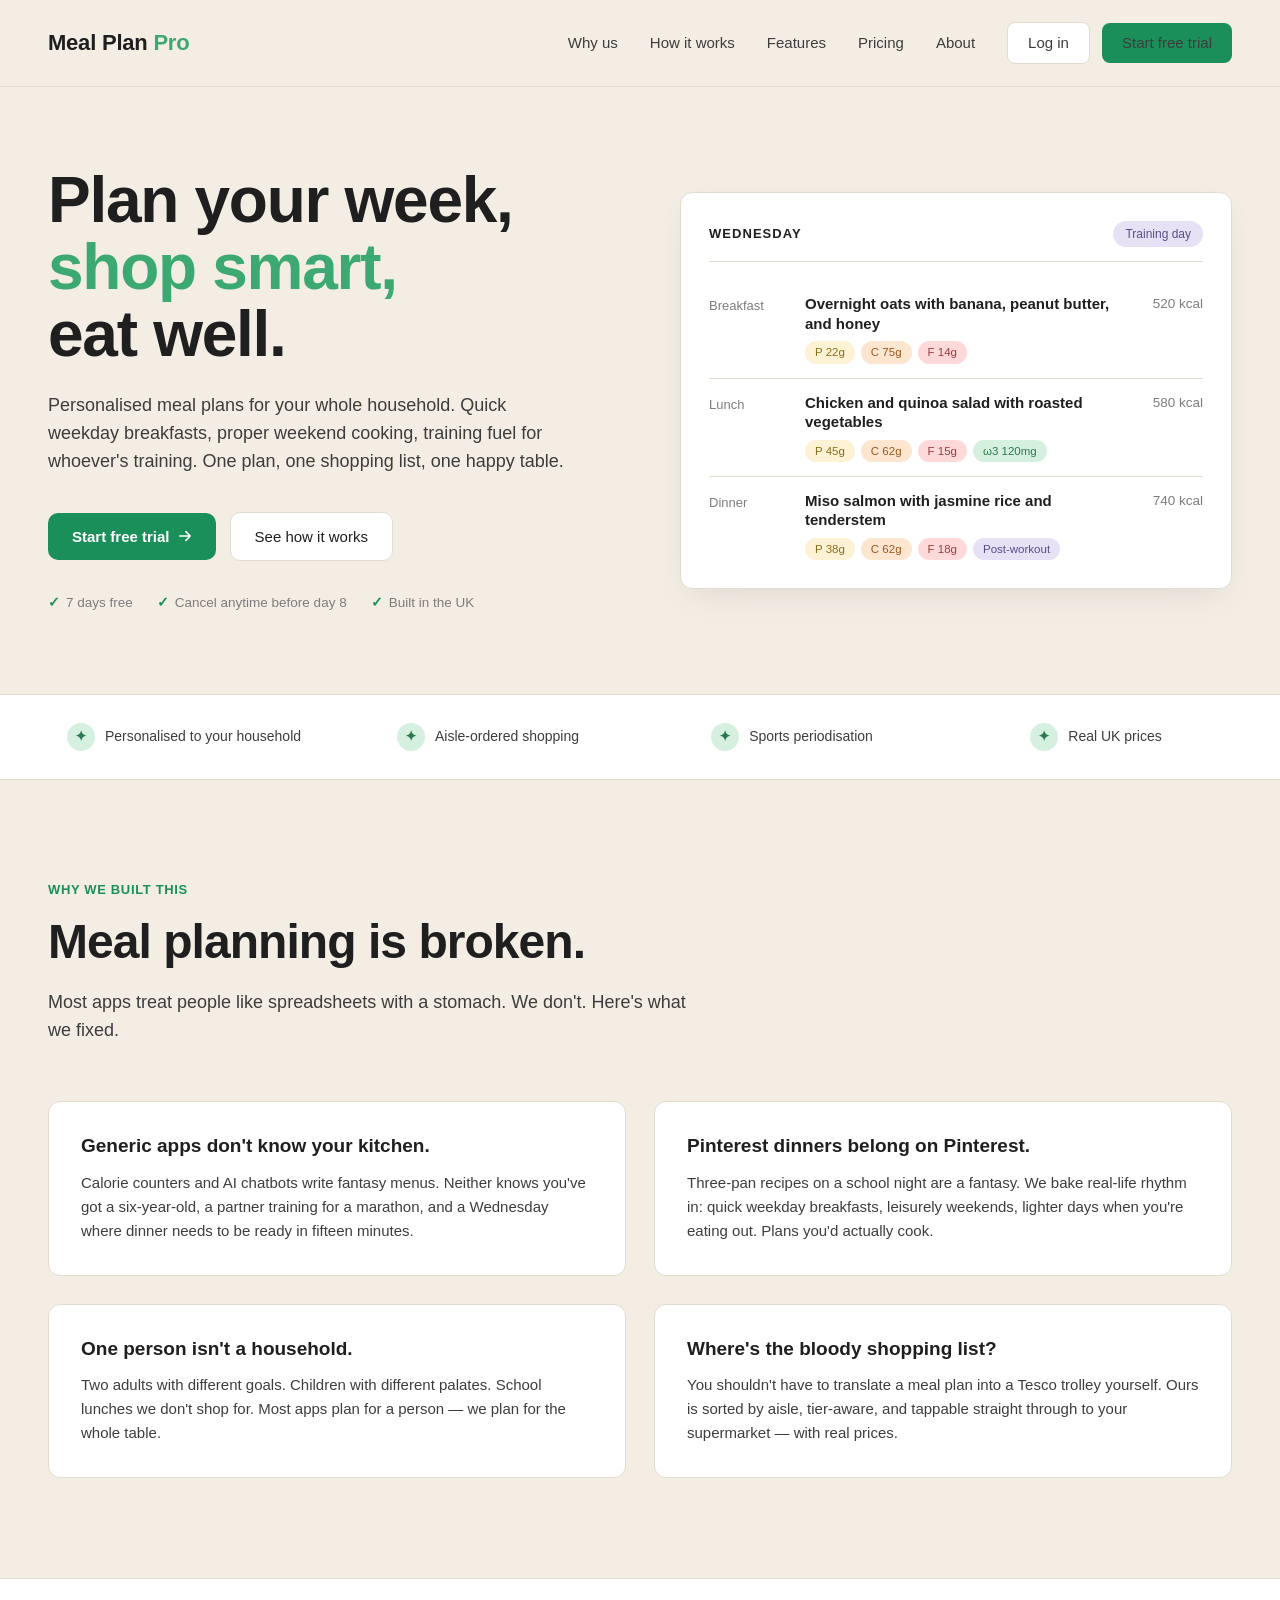
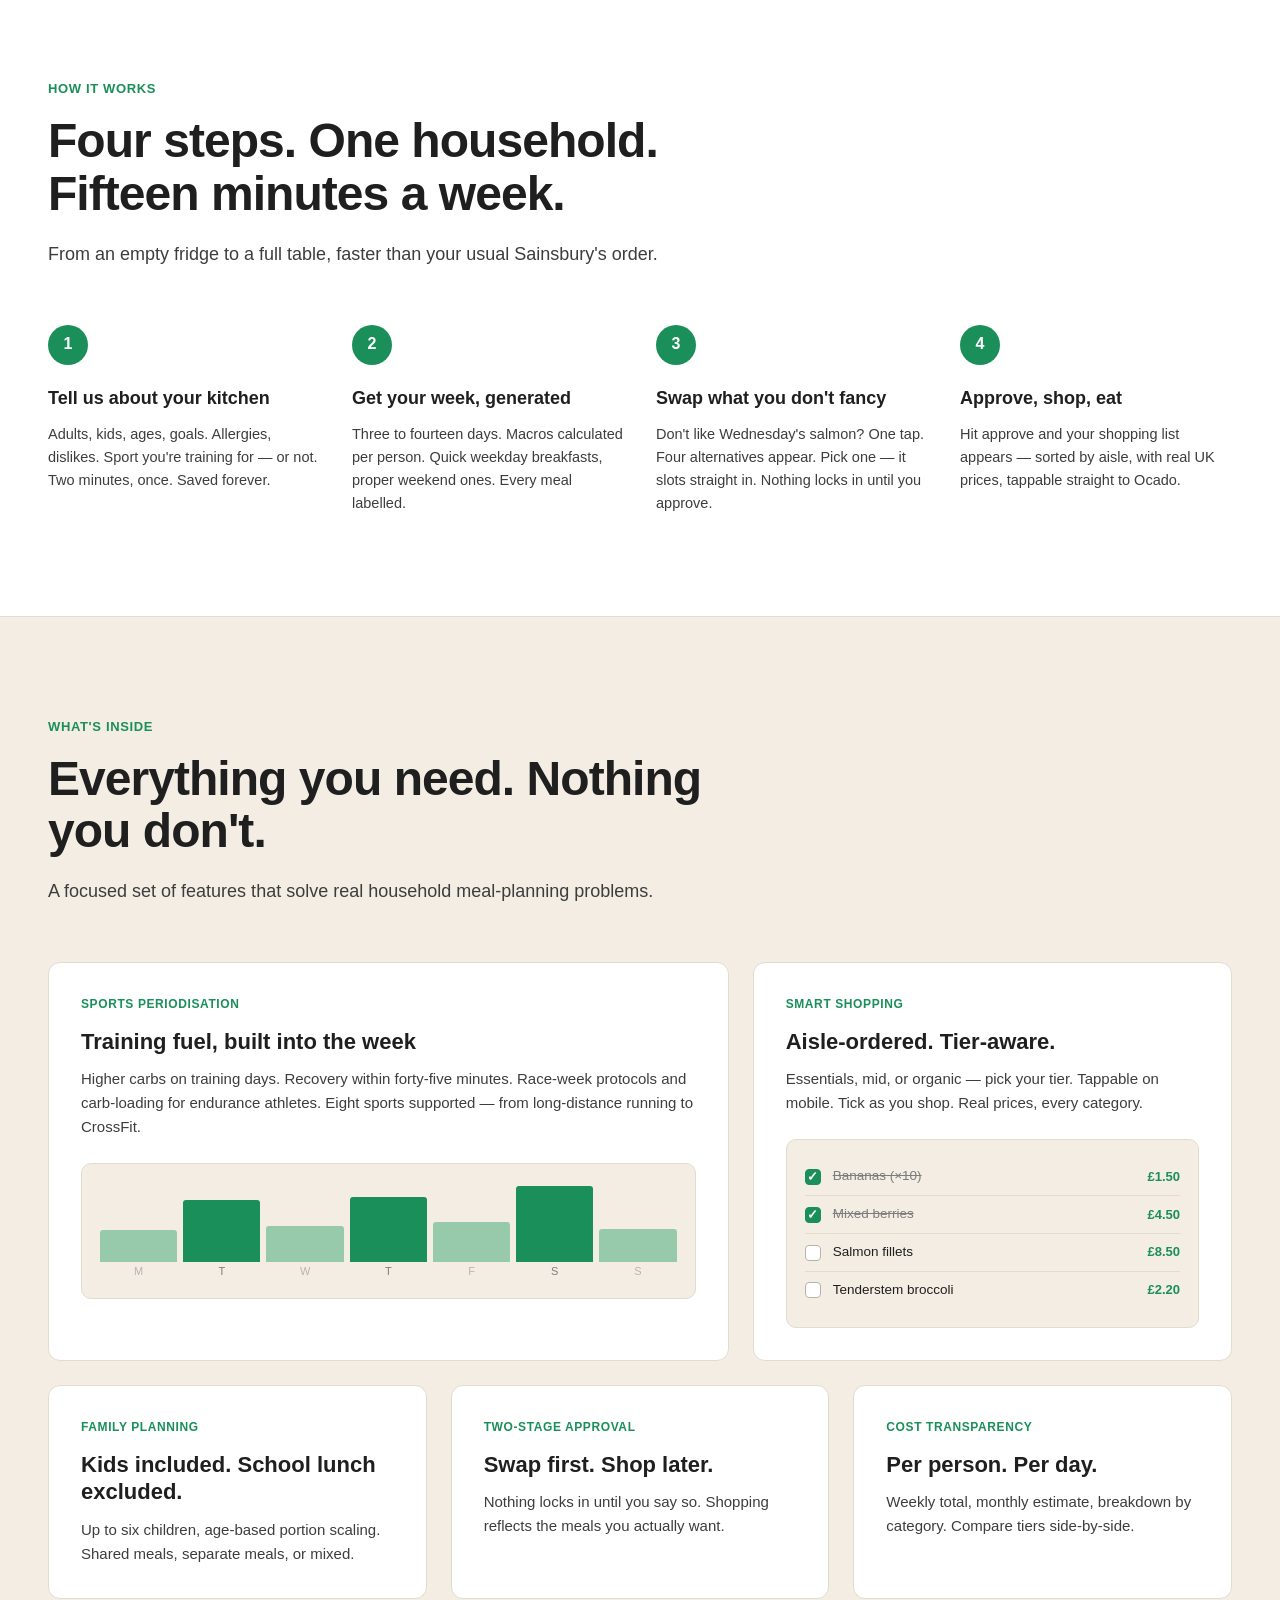
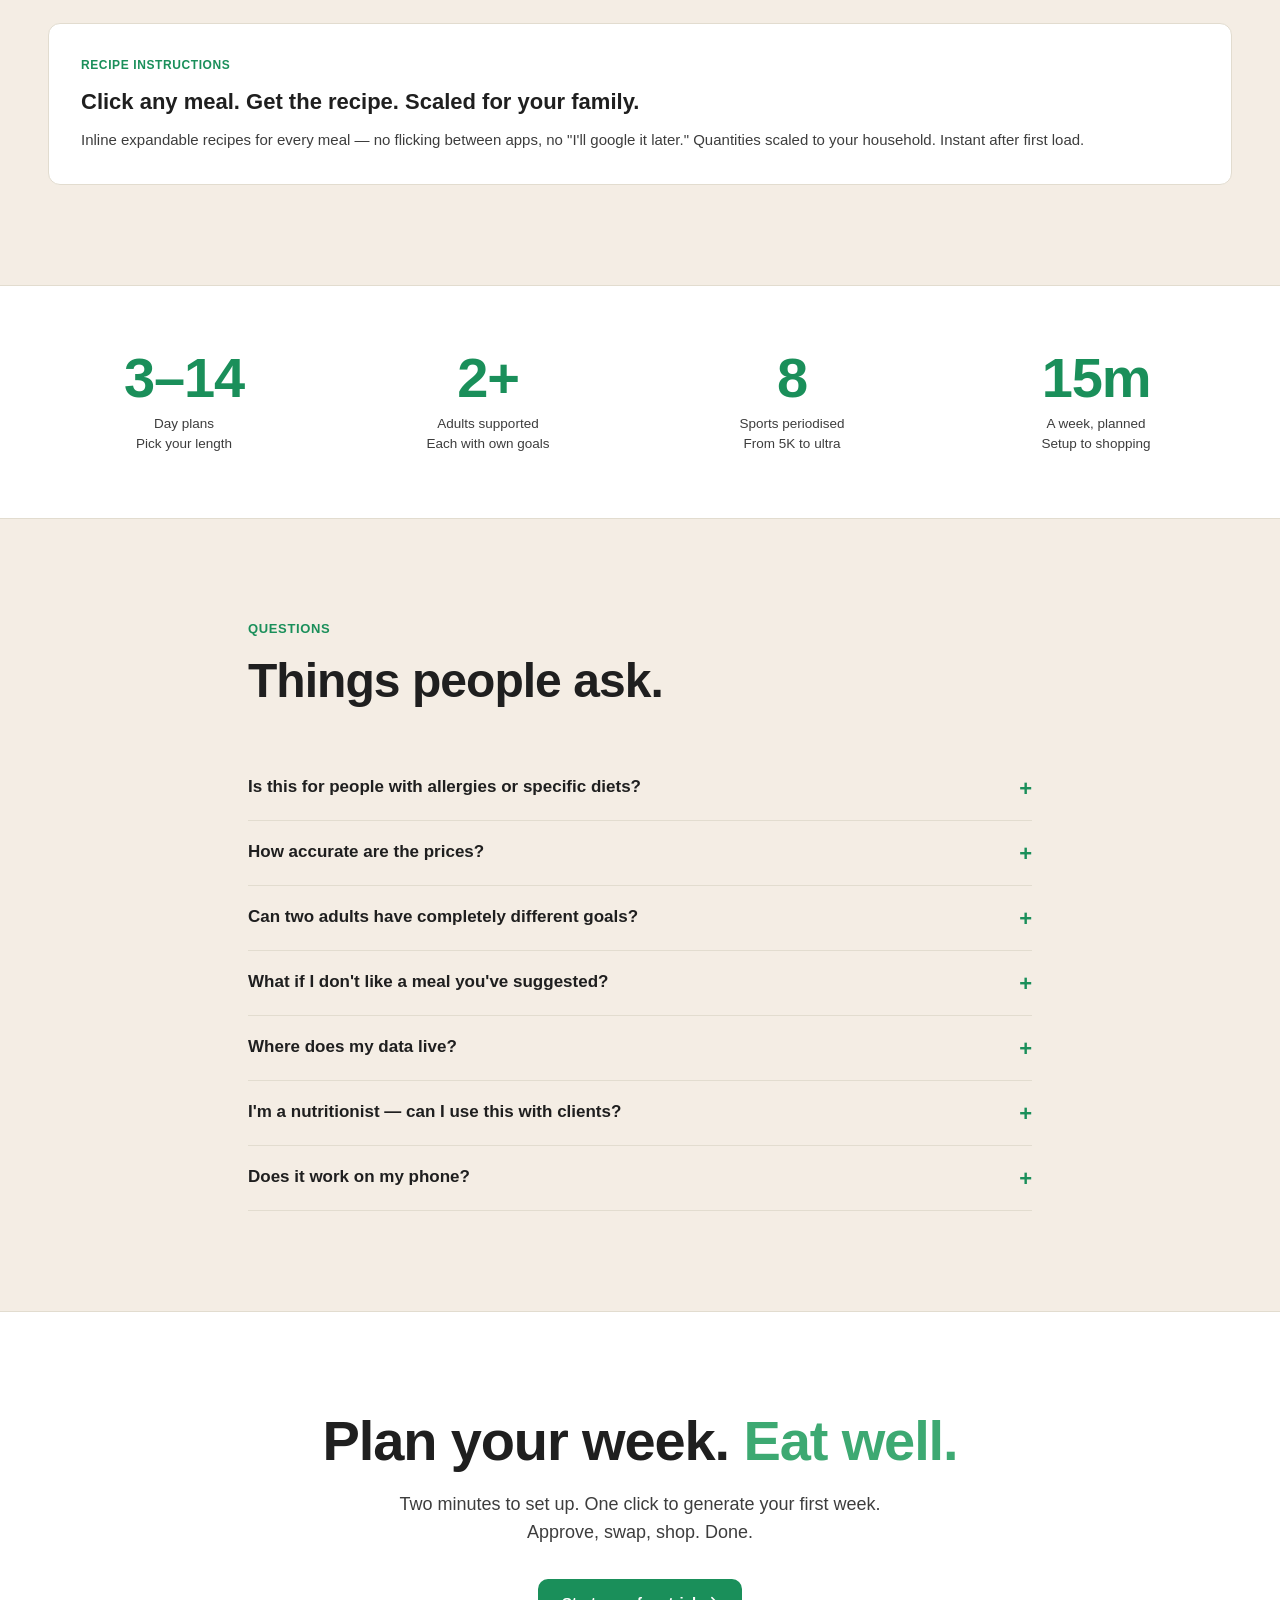
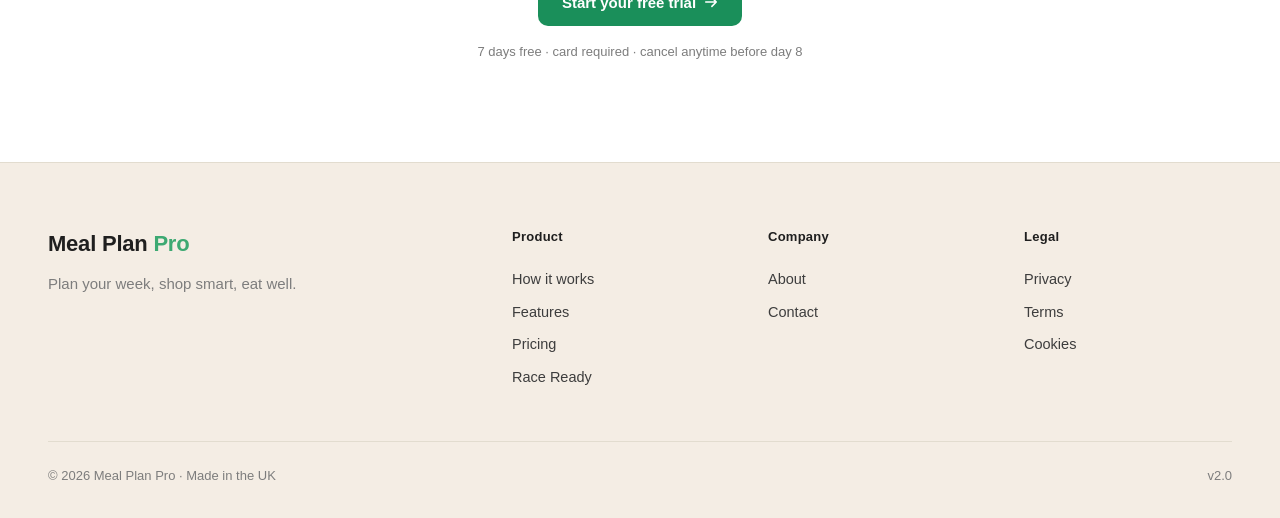
<file: index.html>
<!DOCTYPE html>
<html lang="en-GB">
<head>
<meta charset="UTF-8">
<meta name="viewport" content="width=device-width, initial-scale=1.0">
<title>Meal Plan Pro — Plan your week, shop smart, eat well</title>
<style>
  :root {
    --green-primary: #1a8f5a;
    --green-primary-dark: #15784a;
    --green-accent: #3da972;
    --cream: #f4ede4;
    --cream-deep: #ebe1d2;
    --white: #ffffff;
    --ink: #1f1f1f;
    --ink-soft: #3d3d3d;
    --grey: #7d7d7d;
    --grey-light: #b8b3a9;
    --rule: #e2dccf;
    --chip-protein: #fdf3d4;
    --chip-protein-text: #8a6d1a;
    --chip-carbs: #fde6cf;
    --chip-carbs-text: #9b561e;
    --chip-fat: #fdd9d9;
    --chip-fat-text: #9c3e3e;
    --chip-omega: #d6f0e0;
    --chip-omega-text: #2a7a4d;
    --chip-tag: #e6e1f5;
    --chip-tag-text: #5b4d8a;
  }

  * { box-sizing: border-box; margin: 0; padding: 0; }
  html { scroll-behavior: smooth; }

  body {
    font-family: "Segoe UI", -apple-system, BlinkMacSystemFont, "Helvetica Neue", Arial, sans-serif;
    background: var(--cream);
    color: var(--ink);
    line-height: 1.55;
    font-size: 16px;
    overflow-x: hidden;
  }

  header {
    border-bottom: 1px solid var(--rule);
    padding: 22px 48px;
    display: flex;
    justify-content: space-between;
    align-items: center;
    position: sticky;
    top: 0;
    z-index: 50;
    backdrop-filter: blur(8px);
    background: rgba(244, 237, 228, 0.94);
  }

  .logo {
    font-size: 22px;
    font-weight: 700;
    letter-spacing: -0.01em;
    color: var(--ink);
    text-decoration: none;
  }
  .logo span { color: var(--green-accent); }

  .nav-links {
    display: flex;
    gap: 32px;
    align-items: center;
  }

  .nav-links .btn-secondary + .btn-primary,
  .nav-links .btn-primary + .btn-secondary,
  .nav-links .nav-login + .btn-primary {
    margin-left: -20px;
  }

  .nav-links a {
    color: var(--ink-soft);
    text-decoration: none;
    font-size: 15px;
    font-weight: 500;
    transition: color 0.2s;
  }

  .nav-links a:hover { color: var(--green-primary); }

  .btn-primary {
    background: var(--green-primary);
    color: var(--white);
    padding: 10px 20px;
    border-radius: 8px;
    text-decoration: none;
    font-size: 14.5px;
    font-weight: 600;
    transition: background 0.2s;
    display: inline-flex;
    align-items: center;
    gap: 8px;
    border: none;
    cursor: pointer;
    line-height: 1.3;
  }

  .btn-primary:hover { background: var(--green-primary-dark); }

  .btn-secondary {
    background: var(--white);
    color: var(--ink);
    padding: 10px 20px;
    border-radius: 8px;
    text-decoration: none;
    font-size: 14.5px;
    font-weight: 500;
    transition: border-color 0.2s, color 0.2s;
    display: inline-flex;
    align-items: center;
    gap: 8px;
    border: 1px solid var(--rule);
    line-height: 1.3;
  }

  .btn-secondary:hover {
    border-color: var(--green-primary);
    color: var(--green-primary);
  }

  .btn-primary.lg { padding: 14px 24px; font-size: 15px; border-radius: 10px; }
  .btn-secondary.lg { padding: 14px 24px; font-size: 15px; border-radius: 10px; }

  /* HERO */
  .hero {
    padding: 80px 48px;
    max-width: 1280px;
    margin: 0 auto;
    display: grid;
    grid-template-columns: 1fr 1fr;
    gap: 80px;
    align-items: center;
  }

  .hero h1 {
    font-size: clamp(40px, 5.5vw, 64px);
    font-weight: 700;
    line-height: 1.05;
    letter-spacing: -0.02em;
    margin-bottom: 24px;
    color: var(--ink);
  }

  .hero h1 .accent { color: var(--green-accent); }

  .hero-lede {
    font-size: 18px;
    line-height: 1.55;
    color: var(--ink-soft);
    margin-bottom: 36px;
    max-width: 520px;
  }

  .hero-cta-row {
    display: flex;
    gap: 14px;
    align-items: center;
    flex-wrap: wrap;
    margin-bottom: 32px;
  }

  .hero-trust {
    display: flex;
    gap: 24px;
    flex-wrap: wrap;
    font-size: 13.5px;
    color: var(--grey);
  }

  .hero-trust span { display: inline-flex; align-items: center; gap: 6px; }
  .hero-trust span::before { content: "✓"; color: var(--green-primary); font-weight: 700; }

  .hero-mockup {
    background: var(--white);
    border-radius: 12px;
    border: 1px solid var(--rule);
    padding: 28px;
    box-shadow: 0 12px 32px -12px rgba(31, 31, 31, 0.12);
  }

  .mockup-day-header {
    display: flex;
    justify-content: space-between;
    align-items: center;
    padding-bottom: 14px;
    margin-bottom: 18px;
    border-bottom: 1px solid var(--rule);
  }

  .mockup-day-name {
    font-size: 13px;
    font-weight: 700;
    letter-spacing: 0.08em;
    color: var(--ink);
    text-transform: uppercase;
  }

  .mockup-tag {
    background: var(--chip-tag);
    color: var(--chip-tag-text);
    padding: 4px 12px;
    border-radius: 999px;
    font-size: 12px;
    font-weight: 500;
  }

  .mockup-meal {
    padding: 14px 0;
    border-bottom: 1px solid var(--rule);
    display: grid;
    grid-template-columns: 80px 1fr auto;
    gap: 16px;
    align-items: start;
  }

  .mockup-meal:last-child { border-bottom: none; padding-bottom: 0; }

  .mockup-meal-slot {
    font-size: 13px;
    color: var(--grey);
    padding-top: 2px;
  }

  .mockup-meal-name {
    font-size: 15px;
    font-weight: 600;
    color: var(--ink);
    line-height: 1.3;
    margin-bottom: 8px;
  }

  .mockup-chips {
    display: flex;
    gap: 6px;
    flex-wrap: wrap;
  }

  .chip {
    padding: 3px 10px;
    border-radius: 999px;
    font-size: 11.5px;
    font-weight: 500;
    line-height: 1.4;
  }

  .chip.protein { background: var(--chip-protein); color: var(--chip-protein-text); }
  .chip.carbs { background: var(--chip-carbs); color: var(--chip-carbs-text); }
  .chip.fat { background: var(--chip-fat); color: var(--chip-fat-text); }
  .chip.omega { background: var(--chip-omega); color: var(--chip-omega-text); }
  .chip.tag { background: var(--chip-tag); color: var(--chip-tag-text); }

  .mockup-kcal {
    font-size: 13.5px;
    color: var(--grey);
    white-space: nowrap;
  }

  /* VALUE PROPS */
  .value-props {
    background: var(--white);
    border-top: 1px solid var(--rule);
    border-bottom: 1px solid var(--rule);
    padding: 28px 48px;
  }

  .value-props-inner {
    max-width: 1280px;
    margin: 0 auto;
    display: grid;
    grid-template-columns: repeat(4, 1fr);
    gap: 32px;
  }

  .value-prop {
    display: flex;
    align-items: center;
    justify-content: center;
    gap: 10px;
    font-size: 14px;
    color: var(--ink-soft);
    font-weight: 500;
  }

  .value-prop-icon {
    width: 28px;
    height: 28px;
    border-radius: 50%;
    background: var(--chip-omega);
    color: var(--chip-omega-text);
    display: flex;
    align-items: center;
    justify-content: center;
    font-weight: 700;
    font-size: 14px;
    flex-shrink: 0;
  }

  /* SECTION COMMON */
  .section-eyebrow {
    font-size: 13px;
    font-weight: 600;
    color: var(--green-primary);
    letter-spacing: 0.05em;
    margin-bottom: 16px;
    text-transform: uppercase;
  }

  .problem h2,
  .how h2,
  .features h2,
  .faq h2 {
    font-size: clamp(32px, 4vw, 48px);
    font-weight: 700;
    line-height: 1.1;
    letter-spacing: -0.02em;
    margin-bottom: 20px;
    max-width: 720px;
    color: var(--ink);
  }

  .section-lede {
    font-size: 18px;
    line-height: 1.55;
    color: var(--ink-soft);
    margin-bottom: 56px;
    max-width: 640px;
  }

  /* PROBLEM */
  .problem {
    padding: 100px 48px;
    max-width: 1280px;
    margin: 0 auto;
  }

  .problem-grid {
    display: grid;
    grid-template-columns: repeat(2, 1fr);
    gap: 28px;
  }

  .problem-card {
    background: var(--white);
    border: 1px solid var(--rule);
    border-radius: 12px;
    padding: 32px;
    transition: transform 0.3s, box-shadow 0.3s;
  }

  .problem-card:hover {
    transform: translateY(-2px);
    box-shadow: 0 8px 24px -10px rgba(31, 31, 31, 0.1);
  }

  .problem-card h3 {
    font-size: 19px;
    font-weight: 600;
    line-height: 1.3;
    margin-bottom: 12px;
    color: var(--ink);
  }

  .problem-card p {
    font-size: 15px;
    line-height: 1.6;
    color: var(--ink-soft);
  }

  /* HOW */
  .how {
    padding: 100px 48px;
    background: var(--white);
    border-top: 1px solid var(--rule);
    border-bottom: 1px solid var(--rule);
  }

  .how-inner {
    max-width: 1280px;
    margin: 0 auto;
  }

  .steps {
    display: grid;
    grid-template-columns: repeat(4, 1fr);
    gap: 32px;
  }

  .step-num {
    width: 40px;
    height: 40px;
    border-radius: 50%;
    background: var(--green-primary);
    color: var(--white);
    display: flex;
    align-items: center;
    justify-content: center;
    font-weight: 700;
    font-size: 16px;
    margin-bottom: 20px;
  }

  .step h3 {
    font-size: 18px;
    font-weight: 600;
    margin-bottom: 10px;
    color: var(--ink);
  }

  .step p {
    font-size: 14.5px;
    line-height: 1.6;
    color: var(--ink-soft);
  }

  /* FEATURES */
  .features {
    padding: 100px 48px;
    max-width: 1280px;
    margin: 0 auto;
  }

  .features-grid {
    display: grid;
    grid-template-columns: repeat(12, 1fr);
    gap: 24px;
  }

  .feature {
    background: var(--white);
    border: 1px solid var(--rule);
    border-radius: 12px;
    padding: 32px;
    transition: transform 0.3s, box-shadow 0.3s;
  }

  .feature:hover {
    transform: translateY(-2px);
    box-shadow: 0 8px 24px -10px rgba(31, 31, 31, 0.1);
  }

  .feature.large { grid-column: span 7; }
  .feature.medium { grid-column: span 5; }
  .feature.full { grid-column: span 12; }
  .feature.third { grid-column: span 4; }

  .feature-eyebrow {
    font-size: 12px;
    font-weight: 600;
    color: var(--green-primary);
    letter-spacing: 0.05em;
    text-transform: uppercase;
    margin-bottom: 14px;
  }

  .feature h3 {
    font-size: 22px;
    font-weight: 600;
    line-height: 1.25;
    margin-bottom: 12px;
    color: var(--ink);
  }

  .feature p {
    font-size: 15px;
    line-height: 1.6;
    color: var(--ink-soft);
  }

  .feature-visual {
    margin-top: 24px;
    padding: 18px;
    background: var(--cream);
    border-radius: 10px;
    border: 1px solid var(--rule);
  }

  .shop-mini-row {
    display: flex;
    align-items: center;
    gap: 12px;
    padding: 8px 0;
    border-bottom: 1px solid var(--rule);
    font-size: 13.5px;
  }

  .shop-mini-row:last-child { border-bottom: none; }

  .shop-mini-check {
    width: 16px;
    height: 16px;
    border: 1.5px solid var(--grey-light);
    border-radius: 4px;
    flex-shrink: 0;
    background: var(--white);
  }

  .shop-mini-check.checked {
    background: var(--green-primary);
    border-color: var(--green-primary);
    position: relative;
  }

  .shop-mini-check.checked::after {
    content: "✓";
    position: absolute;
    top: -3px;
    left: 1px;
    color: white;
    font-size: 13px;
    font-weight: 700;
  }

  .shop-mini-name {
    flex: 1;
    color: var(--ink);
    font-weight: 500;
  }

  .shop-mini-row.checked .shop-mini-name {
    text-decoration: line-through;
    color: var(--grey);
  }

  .shop-mini-price {
    color: var(--green-primary);
    font-weight: 600;
    font-size: 13px;
  }

  .macro-bars {
    display: grid;
    grid-template-columns: repeat(7, 1fr);
    gap: 6px;
    align-items: end;
    height: 80px;
    margin-bottom: 18px;
  }

  .macro-bar {
    background: var(--green-accent);
    border-radius: 3px 3px 0 0;
    opacity: 0.5;
    position: relative;
  }

  .macro-bar.training {
    background: var(--green-primary);
    opacity: 1;
  }

  .macro-bar::after {
    content: attr(data-day);
    position: absolute;
    bottom: -18px;
    left: 50%;
    transform: translateX(-50%);
    font-size: 11px;
    color: var(--grey);
  }

  /* PROOF */
  .proof {
    background: var(--white);
    border-top: 1px solid var(--rule);
    border-bottom: 1px solid var(--rule);
    padding: 64px 48px;
  }

  .proof-grid {
    max-width: 1280px;
    margin: 0 auto;
    display: grid;
    grid-template-columns: repeat(4, 1fr);
    gap: 32px;
  }

  .stat {
    text-align: center;
  }

  .stat-num {
    font-size: clamp(40px, 4.5vw, 56px);
    font-weight: 700;
    line-height: 1;
    color: var(--green-primary);
    margin-bottom: 8px;
    letter-spacing: -0.02em;
  }

  .stat-label {
    font-size: 13.5px;
    color: var(--ink-soft);
    line-height: 1.5;
  }

  /* FAQ */
  .faq {
    padding: 100px 48px;
    max-width: 880px;
    margin: 0 auto;
  }

  .faq-list {
    margin-top: 48px;
  }

  .faq-item {
    border-bottom: 1px solid var(--rule);
    padding: 20px 0;
    cursor: pointer;
  }

  .faq-q {
    display: flex;
    justify-content: space-between;
    align-items: flex-start;
    gap: 24px;
    font-size: 17px;
    font-weight: 600;
    line-height: 1.3;
    color: var(--ink);
  }

  .faq-q-toggle {
    color: var(--green-primary);
    font-size: 22px;
    flex-shrink: 0;
    transition: transform 0.2s;
    line-height: 1;
    margin-top: 2px;
  }

  .faq-item.open .faq-q-toggle { transform: rotate(45deg); }

  .faq-a {
    max-height: 0;
    overflow: hidden;
    transition: max-height 0.3s ease, padding 0.3s ease;
    font-size: 15px;
    line-height: 1.65;
    color: var(--ink-soft);
  }

  .faq-item.open .faq-a {
    max-height: 400px;
    padding-top: 14px;
  }

  /* CTA */
  .cta {
    padding: 100px 48px;
    text-align: center;
    background: var(--white);
    border-top: 1px solid var(--rule);
  }

  .cta-inner {
    max-width: 720px;
    margin: 0 auto;
  }

  .cta h2 {
    font-size: clamp(36px, 4.5vw, 56px);
    font-weight: 700;
    line-height: 1.05;
    letter-spacing: -0.02em;
    margin-bottom: 20px;
    color: var(--ink);
  }

  .cta h2 .accent { color: var(--green-accent); }

  .cta p {
    font-size: 18px;
    line-height: 1.55;
    color: var(--ink-soft);
    margin-bottom: 32px;
    max-width: 540px;
    margin-left: auto;
    margin-right: auto;
  }

  .cta-microcopy {
    margin-top: 16px;
    font-size: 13px;
    color: var(--grey);
  }

  /* FOOTER */
  footer {
    padding: 64px 48px 32px;
    background: var(--cream);
    border-top: 1px solid var(--rule);
  }

  .footer-inner {
    max-width: 1280px;
    margin: 0 auto;
    display: grid;
    grid-template-columns: 2fr 1fr 1fr 1fr;
    gap: 48px;
    margin-bottom: 48px;
  }

  .footer-brand {
    font-size: 22px;
    font-weight: 700;
    letter-spacing: -0.01em;
    margin-bottom: 12px;
  }
  .footer-brand span { color: var(--green-accent); }

  .footer-tagline {
    font-size: 15px;
    color: var(--grey);
    max-width: 280px;
    line-height: 1.5;
  }

  .footer-col h5 {
    font-size: 13px;
    font-weight: 600;
    color: var(--ink);
    margin-bottom: 16px;
    letter-spacing: 0.02em;
  }

  .footer-col a {
    display: block;
    color: var(--ink-soft);
    text-decoration: none;
    font-size: 14.5px;
    padding: 5px 0;
    transition: color 0.2s;
  }

  .footer-col a:hover { color: var(--green-primary); }

  .footer-bottom {
    max-width: 1280px;
    margin: 0 auto;
    padding-top: 24px;
    border-top: 1px solid var(--rule);
    display: flex;
    justify-content: space-between;
    flex-wrap: wrap;
    gap: 12px;
    font-size: 13px;
    color: var(--grey);
  }

  /* RESPONSIVE */
  @media (max-width: 900px) {
    header { padding: 16px 24px; }
    .nav-links { gap: 12px; }
    .nav-links a:not(.btn-primary) { display: none; }
    .hero { grid-template-columns: 1fr; gap: 48px; padding: 56px 24px; }
    .value-props { padding: 24px; }
    .value-props-inner { grid-template-columns: repeat(2, 1fr); gap: 16px; }
    .problem, .features, .faq { padding: 64px 24px; }
    .how { padding: 64px 24px; }
    .problem-grid { grid-template-columns: 1fr; gap: 16px; }
    .steps { grid-template-columns: 1fr; gap: 32px; }
    .features-grid { grid-template-columns: 1fr; }
    .feature.large, .feature.medium, .feature.full, .feature.third { grid-column: span 1; }
    .proof-grid { grid-template-columns: repeat(2, 1fr); gap: 24px; }
    .cta { padding: 64px 24px; }
    .footer-inner { grid-template-columns: 1fr 1fr; gap: 32px; }
    footer { padding: 48px 24px 32px; }
    .mockup-meal { grid-template-columns: 70px 1fr; }
    .mockup-kcal { grid-column: 2; padding-top: 6px; }
  }

  @media (max-width: 500px) {
    .footer-inner { grid-template-columns: 1fr; }
    .proof-grid { grid-template-columns: 1fr; gap: 32px; }
  }
</style>
</head>
<body>

<header>
  <a href="index.html" class="logo">Meal Plan <span>Pro</span></a>
  <nav class="nav-links">
    <a href="#problem">Why us</a>
    <a href="how-it-works.html">How it works</a>
    <a href="#features">Features</a>
    <a href="pricing.html">Pricing</a>
    <a href="about.html">About</a>
    <a href="https://app.meal-plan-pro.com" class="btn-secondary nav-login">Log in</a>
    <a href="https://app.meal-plan-pro.com/register.html?plan=everyday" class="btn-primary">Start free trial</a>
  </nav>
</header>

<section class="hero">
  <div>
    <h1>Plan your week,<br><span class="accent">shop smart,</span><br>eat well.</h1>
    <p class="hero-lede">
      Personalised meal plans for your whole household. Quick weekday breakfasts, proper weekend cooking, training fuel for whoever's training. One plan, one shopping list, one happy table.
    </p>
    <div class="hero-cta-row">
      <a href="https://app.meal-plan-pro.com/register.html?plan=everyday" class="btn-primary lg">
        Start free trial
        <svg width="14" height="14" viewBox="0 0 16 16" fill="none">
          <path d="M2 8h12M9 3l5 5-5 5" stroke="currentColor" stroke-width="1.8" stroke-linecap="round" stroke-linejoin="round"/>
        </svg>
      </a>
      <a href="how-it-works.html" class="btn-secondary lg">See how it works</a>
    </div>
    <div class="hero-trust">
      <span>7 days free</span>
      <span>Cancel anytime before day 8</span>
      <span>Built in the UK</span>
    </div>
  </div>

  <div class="hero-mockup">
    <div class="mockup-day-header">
      <div class="mockup-day-name">Wednesday</div>
      <div class="mockup-tag">Training day</div>
    </div>

    <div class="mockup-meal">
      <div class="mockup-meal-slot">Breakfast</div>
      <div>
        <div class="mockup-meal-name">Overnight oats with banana, peanut butter, and honey</div>
        <div class="mockup-chips">
          <div class="chip protein">P 22g</div>
          <div class="chip carbs">C 75g</div>
          <div class="chip fat">F 14g</div>
        </div>
      </div>
      <div class="mockup-kcal">520 kcal</div>
    </div>

    <div class="mockup-meal">
      <div class="mockup-meal-slot">Lunch</div>
      <div>
        <div class="mockup-meal-name">Chicken and quinoa salad with roasted vegetables</div>
        <div class="mockup-chips">
          <div class="chip protein">P 45g</div>
          <div class="chip carbs">C 62g</div>
          <div class="chip fat">F 15g</div>
          <div class="chip omega">ω3 120mg</div>
        </div>
      </div>
      <div class="mockup-kcal">580 kcal</div>
    </div>

    <div class="mockup-meal">
      <div class="mockup-meal-slot">Dinner</div>
      <div>
        <div class="mockup-meal-name">Miso salmon with jasmine rice and tenderstem</div>
        <div class="mockup-chips">
          <div class="chip protein">P 38g</div>
          <div class="chip carbs">C 62g</div>
          <div class="chip fat">F 18g</div>
          <div class="chip tag">Post-workout</div>
        </div>
      </div>
      <div class="mockup-kcal">740 kcal</div>
    </div>
  </div>
</section>

<section class="value-props">
  <div class="value-props-inner">
    <div class="value-prop">
      <div class="value-prop-icon">✦</div>
      <span>Personalised to your household</span>
    </div>
    <div class="value-prop">
      <div class="value-prop-icon">✦</div>
      <span>Aisle-ordered shopping</span>
    </div>
    <div class="value-prop">
      <div class="value-prop-icon">✦</div>
      <span>Sports periodisation</span>
    </div>
    <div class="value-prop">
      <div class="value-prop-icon">✦</div>
      <span>Real UK prices</span>
    </div>
  </div>
</section>

<section class="problem" id="problem">
  <div class="section-eyebrow">Why we built this</div>
  <h2>Meal planning is broken.</h2>
  <p class="section-lede">Most apps treat people like spreadsheets with a stomach. We don't. Here's what we fixed.</p>

  <div class="problem-grid">
    <div class="problem-card">
      <h3>Generic apps don't know your kitchen.</h3>
      <p>Calorie counters and AI chatbots write fantasy menus. Neither knows you've got a six-year-old, a partner training for a marathon, and a Wednesday where dinner needs to be ready in fifteen minutes.</p>
    </div>
    <div class="problem-card">
      <h3>Pinterest dinners belong on Pinterest.</h3>
      <p>Three-pan recipes on a school night are a fantasy. We bake real-life rhythm in: quick weekday breakfasts, leisurely weekends, lighter days when you're eating out. Plans you'd actually cook.</p>
    </div>
    <div class="problem-card">
      <h3>One person isn't a household.</h3>
      <p>Two adults with different goals. Children with different palates. School lunches we don't shop for. Most apps plan for a person — we plan for the whole table.</p>
    </div>
    <div class="problem-card">
      <h3>Where's the bloody shopping list?</h3>
      <p>You shouldn't have to translate a meal plan into a Tesco trolley yourself. Ours is sorted by aisle, tier-aware, and tappable straight through to your supermarket — with real prices.</p>
    </div>
  </div>
</section>

<section class="how" id="how">
  <div class="how-inner">
    <div class="section-eyebrow">How it works</div>
    <h2>Four steps. One household. Fifteen minutes a week.</h2>
    <p class="section-lede">From an empty fridge to a full table, faster than your usual Sainsbury's order.</p>

    <div class="steps">
      <div class="step">
        <div class="step-num">1</div>
        <h3>Tell us about your kitchen</h3>
        <p>Adults, kids, ages, goals. Allergies, dislikes. Sport you're training for — or not. Two minutes, once. Saved forever.</p>
      </div>
      <div class="step">
        <div class="step-num">2</div>
        <h3>Get your week, generated</h3>
        <p>Three to fourteen days. Macros calculated per person. Quick weekday breakfasts, proper weekend ones. Every meal labelled.</p>
      </div>
      <div class="step">
        <div class="step-num">3</div>
        <h3>Swap what you don't fancy</h3>
        <p>Don't like Wednesday's salmon? One tap. Four alternatives appear. Pick one — it slots straight in. Nothing locks in until you approve.</p>
      </div>
      <div class="step">
        <div class="step-num">4</div>
        <h3>Approve, shop, eat</h3>
        <p>Hit approve and your shopping list appears — sorted by aisle, with real UK prices, tappable straight to Ocado.</p>
      </div>
    </div>
  </div>
</section>

<section class="features" id="features">
  <div class="section-eyebrow">What's inside</div>
  <h2>Everything you need. Nothing you don't.</h2>
  <p class="section-lede">A focused set of features that solve real household meal-planning problems.</p>

  <div class="features-grid">
    <div class="feature large">
      <div class="feature-eyebrow">Sports periodisation</div>
      <h3>Training fuel, built into the week</h3>
      <p>Higher carbs on training days. Recovery within forty-five minutes. Race-week protocols and carb-loading for endurance athletes. Eight sports supported — from long-distance running to CrossFit.</p>
      <div class="feature-visual">
        <div class="macro-bars">
          <div class="macro-bar" style="height: 40%;" data-day="M"></div>
          <div class="macro-bar training" style="height: 78%;" data-day="T"></div>
          <div class="macro-bar" style="height: 45%;" data-day="W"></div>
          <div class="macro-bar training" style="height: 82%;" data-day="T"></div>
          <div class="macro-bar" style="height: 50%;" data-day="F"></div>
          <div class="macro-bar training" style="height: 95%;" data-day="S"></div>
          <div class="macro-bar" style="height: 42%;" data-day="S"></div>
        </div>
      </div>
    </div>

    <div class="feature medium">
      <div class="feature-eyebrow">Smart shopping</div>
      <h3>Aisle-ordered. Tier-aware.</h3>
      <p>Essentials, mid, or organic — pick your tier. Tappable on mobile. Tick as you shop. Real prices, every category.</p>
      <div class="feature-visual">
        <div class="shop-mini-row checked">
          <div class="shop-mini-check checked"></div>
          <div class="shop-mini-name">Bananas (×10)</div>
          <div class="shop-mini-price">£1.50</div>
        </div>
        <div class="shop-mini-row checked">
          <div class="shop-mini-check checked"></div>
          <div class="shop-mini-name">Mixed berries</div>
          <div class="shop-mini-price">£4.50</div>
        </div>
        <div class="shop-mini-row">
          <div class="shop-mini-check"></div>
          <div class="shop-mini-name">Salmon fillets</div>
          <div class="shop-mini-price">£8.50</div>
        </div>
        <div class="shop-mini-row">
          <div class="shop-mini-check"></div>
          <div class="shop-mini-name">Tenderstem broccoli</div>
          <div class="shop-mini-price">£2.20</div>
        </div>
      </div>
    </div>

    <div class="feature third">
      <div class="feature-eyebrow">Family planning</div>
      <h3>Kids included. School lunch excluded.</h3>
      <p>Up to six children, age-based portion scaling. Shared meals, separate meals, or mixed.</p>
    </div>

    <div class="feature third">
      <div class="feature-eyebrow">Two-stage approval</div>
      <h3>Swap first. Shop later.</h3>
      <p>Nothing locks in until you say so. Shopping reflects the meals you actually want.</p>
    </div>

    <div class="feature third">
      <div class="feature-eyebrow">Cost transparency</div>
      <h3>Per person. Per day.</h3>
      <p>Weekly total, monthly estimate, breakdown by category. Compare tiers side-by-side.</p>
    </div>

    <div class="feature full">
      <div class="feature-eyebrow">Recipe instructions</div>
      <h3>Click any meal. Get the recipe. Scaled for your family.</h3>
      <p>Inline expandable recipes for every meal — no flicking between apps, no "I'll google it later." Quantities scaled to your household. Instant after first load.</p>
    </div>
  </div>
</section>

<section class="proof">
  <div class="proof-grid">
    <div class="stat">
      <div class="stat-num">3–14</div>
      <div class="stat-label">Day plans<br>Pick your length</div>
    </div>
    <div class="stat">
      <div class="stat-num">2+</div>
      <div class="stat-label">Adults supported<br>Each with own goals</div>
    </div>
    <div class="stat">
      <div class="stat-num">8</div>
      <div class="stat-label">Sports periodised<br>From 5K to ultra</div>
    </div>
    <div class="stat">
      <div class="stat-num">15m</div>
      <div class="stat-label">A week, planned<br>Setup to shopping</div>
    </div>
  </div>
</section>

<section class="faq">
  <div class="section-eyebrow">Questions</div>
  <h2>Things people ask.</h2>

  <div class="faq-list">
    <div class="faq-item">
      <div class="faq-q">
        <span>Is this for people with allergies or specific diets?</span>
        <span class="faq-q-toggle">+</span>
      </div>
      <div class="faq-a">Yes. Free-text allergies and dislikes go straight into the AI prompt — nothing gets included that you've said you can't or won't eat. We support common dietary patterns including vegetarian, pescatarian, gluten-free, dairy-free, and most combinations. We're not a substitute for clinical dietetic care for serious conditions like coeliac disease or severe allergies — for those, please work with a registered dietitian.</div>
    </div>
    <div class="faq-item">
      <div class="faq-q">
        <span>How accurate are the prices?</span>
        <span class="faq-q-toggle">+</span>
      </div>
      <div class="faq-a">Prices are estimates based on current UK supermarket data, broken down per person per day, weekly, and monthly. We show three tiers (essentials, mid, organic) so you can compare. Actual prices vary by retailer and time — what you see is a realistic ballpark, not a quote.</div>
    </div>
    <div class="faq-item">
      <div class="faq-q">
        <span>Can two adults have completely different goals?</span>
        <span class="faq-q-toggle">+</span>
      </div>
      <div class="faq-a">Yes. One of you can be marathon training while the other isn't. Each adult has their own calorie target, their own meals-per-day preference (2, 3, 4, or 5 plus snacks), and their own sports profile. Shopping quantities combine. Meals can be shared or independent.</div>
    </div>
    <div class="faq-item">
      <div class="faq-q">
        <span>What if I don't like a meal you've suggested?</span>
        <span class="faq-q-toggle">+</span>
      </div>
      <div class="faq-a">Tap "swap this meal" and four AI-generated alternatives appear within thirty seconds. Pick one and it replaces the original. Swap as many meals as you like before approving the plan. You can also heart meals you love so they're more likely to appear in future plans.</div>
    </div>
    <div class="faq-item">
      <div class="faq-q">
        <span>Where does my data live?</span>
        <span class="faq-q-toggle">+</span>
      </div>
      <div class="faq-a">In encrypted EU-region storage, GDPR compliant. Your account is protected with industry-standard authentication. We don't sell data. We don't run third-party advertising trackers. Your account, your household, your business.</div>
    </div>
    <div class="faq-item">
      <div class="faq-q">
        <span>I'm a nutritionist — can I use this with clients?</span>
        <span class="faq-q-toggle">+</span>
      </div>
      <div class="faq-a">Meal Plan Pro is built for households, not clinics. There's no audit trail, white-labelling, or multi-client dashboard — by design. If you need those, established practitioner platforms will serve you better. That said, plenty of practitioners recommend us to clients for use between sessions, or for the partner they're not formally treating.</div>
    </div>
    <div class="faq-item">
      <div class="faq-q">
        <span>Does it work on my phone?</span>
        <span class="faq-q-toggle">+</span>
      </div>
      <div class="faq-a">Yes. The whole experience is mobile-friendly — including a tappable shopping panel that slides up from the bottom so you can open items one by one without dealing with popup blockers. Works on iPhone Safari, Android Chrome, and everything in between.</div>
    </div>
  </div>
</section>

<section class="cta" id="cta">
  <div class="cta-inner">
    <h2>Plan your week. <span class="accent">Eat well.</span></h2>
    <p>Two minutes to set up. One click to generate your first week. Approve, swap, shop. Done.</p>
    <a href="https://app.meal-plan-pro.com/register.html?plan=everyday" class="btn-primary lg">
      Start your free trial
      <svg width="14" height="14" viewBox="0 0 16 16" fill="none">
        <path d="M2 8h12M9 3l5 5-5 5" stroke="currentColor" stroke-width="1.8" stroke-linecap="round" stroke-linejoin="round"/>
      </svg>
    </a>
    <div class="cta-microcopy">7 days free · card required · cancel anytime before day 8</div>
  </div>
</section>

<footer>
  <div class="footer-inner">
    <div>
      <div class="footer-brand">Meal Plan <span>Pro</span></div>
      <div class="footer-tagline">Plan your week, shop smart, eat well.</div>
    </div>
    <div class="footer-col">
      <h5>Product</h5>
      <a href="how-it-works.html">How it works</a>
      <a href="#features">Features</a>
      <a href="pricing.html">Pricing</a>
      <a href="pricing.html#race-ready">Race Ready</a>
    </div>
    <div class="footer-col">
      <h5>Company</h5>
      <a href="about.html">About</a>
      <a href="mailto:help@meal-plan-pro.com">Contact</a>
    </div>
    <div class="footer-col">
      <h5>Legal</h5>
      <a href="#">Privacy</a>
      <a href="#">Terms</a>
      <a href="#">Cookies</a>
    </div>
  </div>
  <div class="footer-bottom">
    <div>© 2026 Meal Plan Pro · Made in the UK</div>
    <div>v2.0</div>
  </div>
</footer>

<script>
  document.querySelectorAll('.faq-item').forEach(item => {
    item.addEventListener('click', () => {
      const wasOpen = item.classList.contains('open');
      document.querySelectorAll('.faq-item').forEach(i => i.classList.remove('open'));
      if (!wasOpen) item.classList.add('open');
    });
  });
</script>

</body>
</html>
</file>
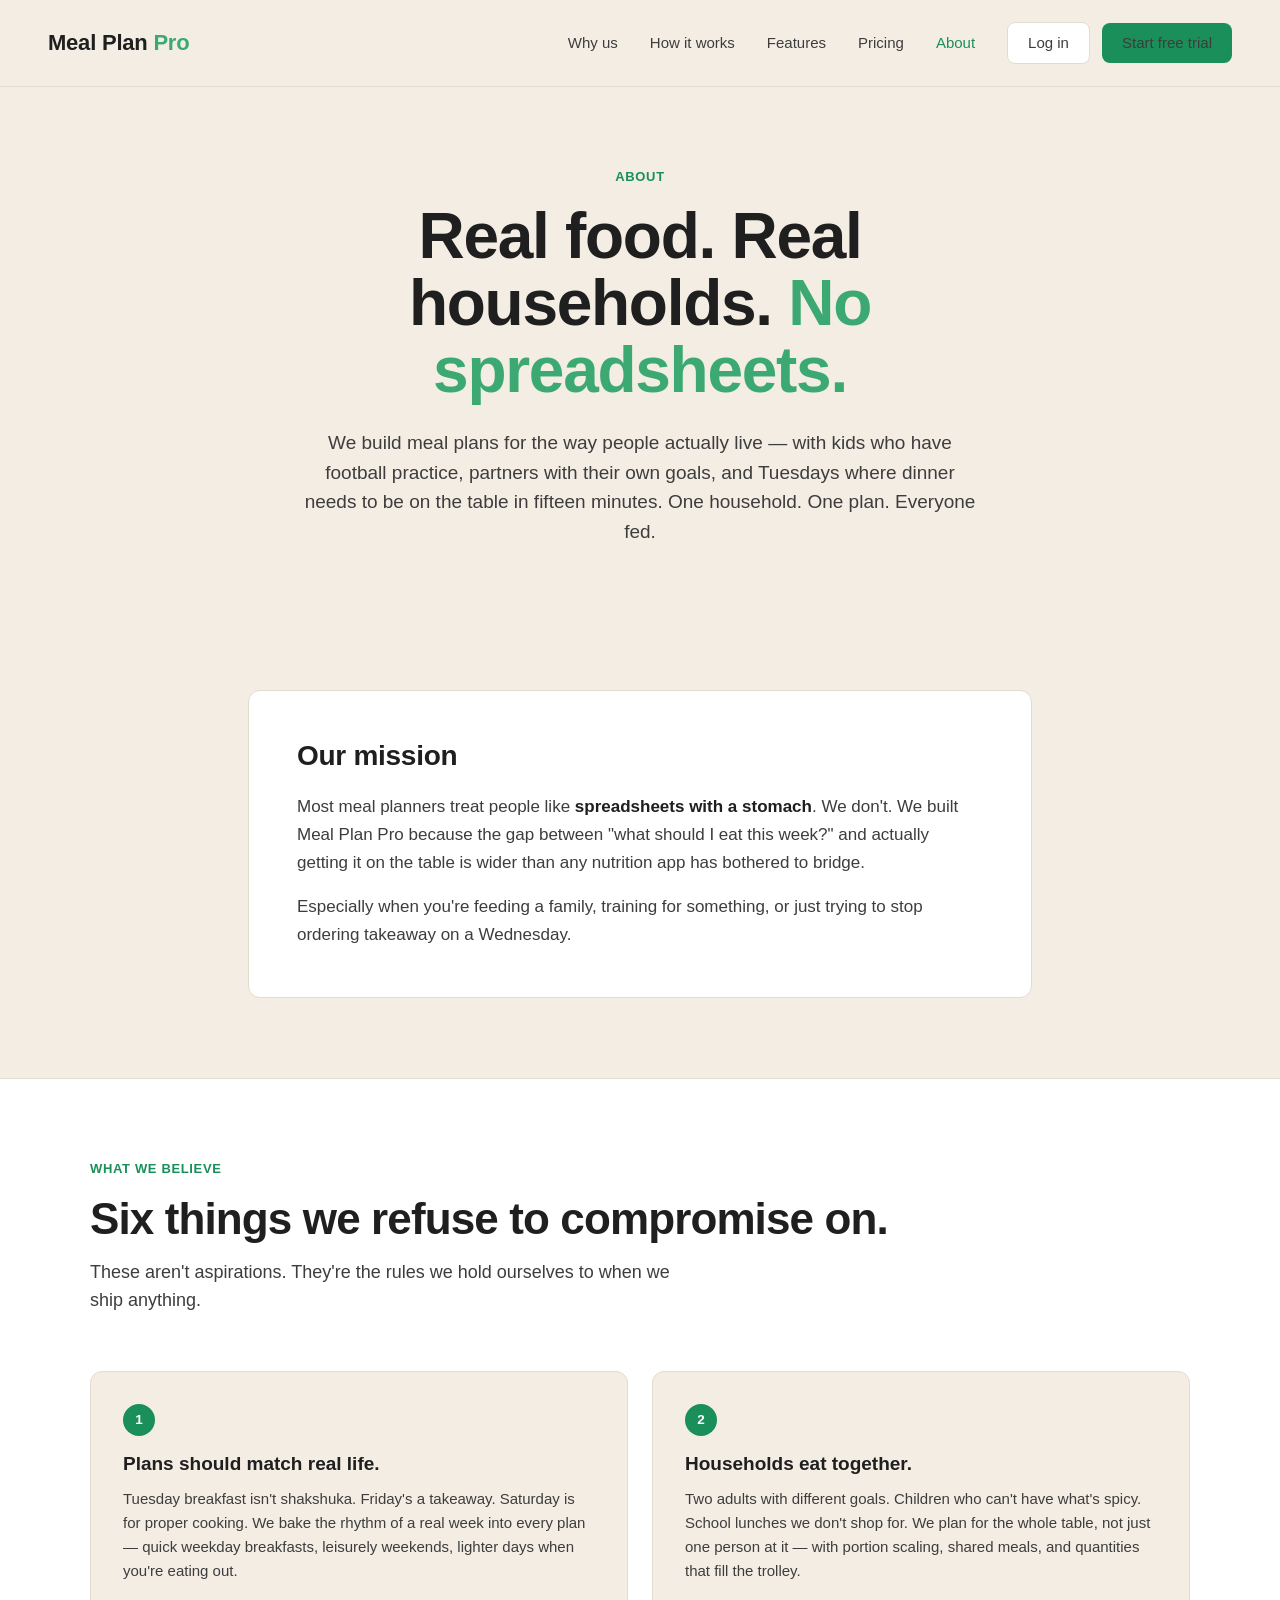
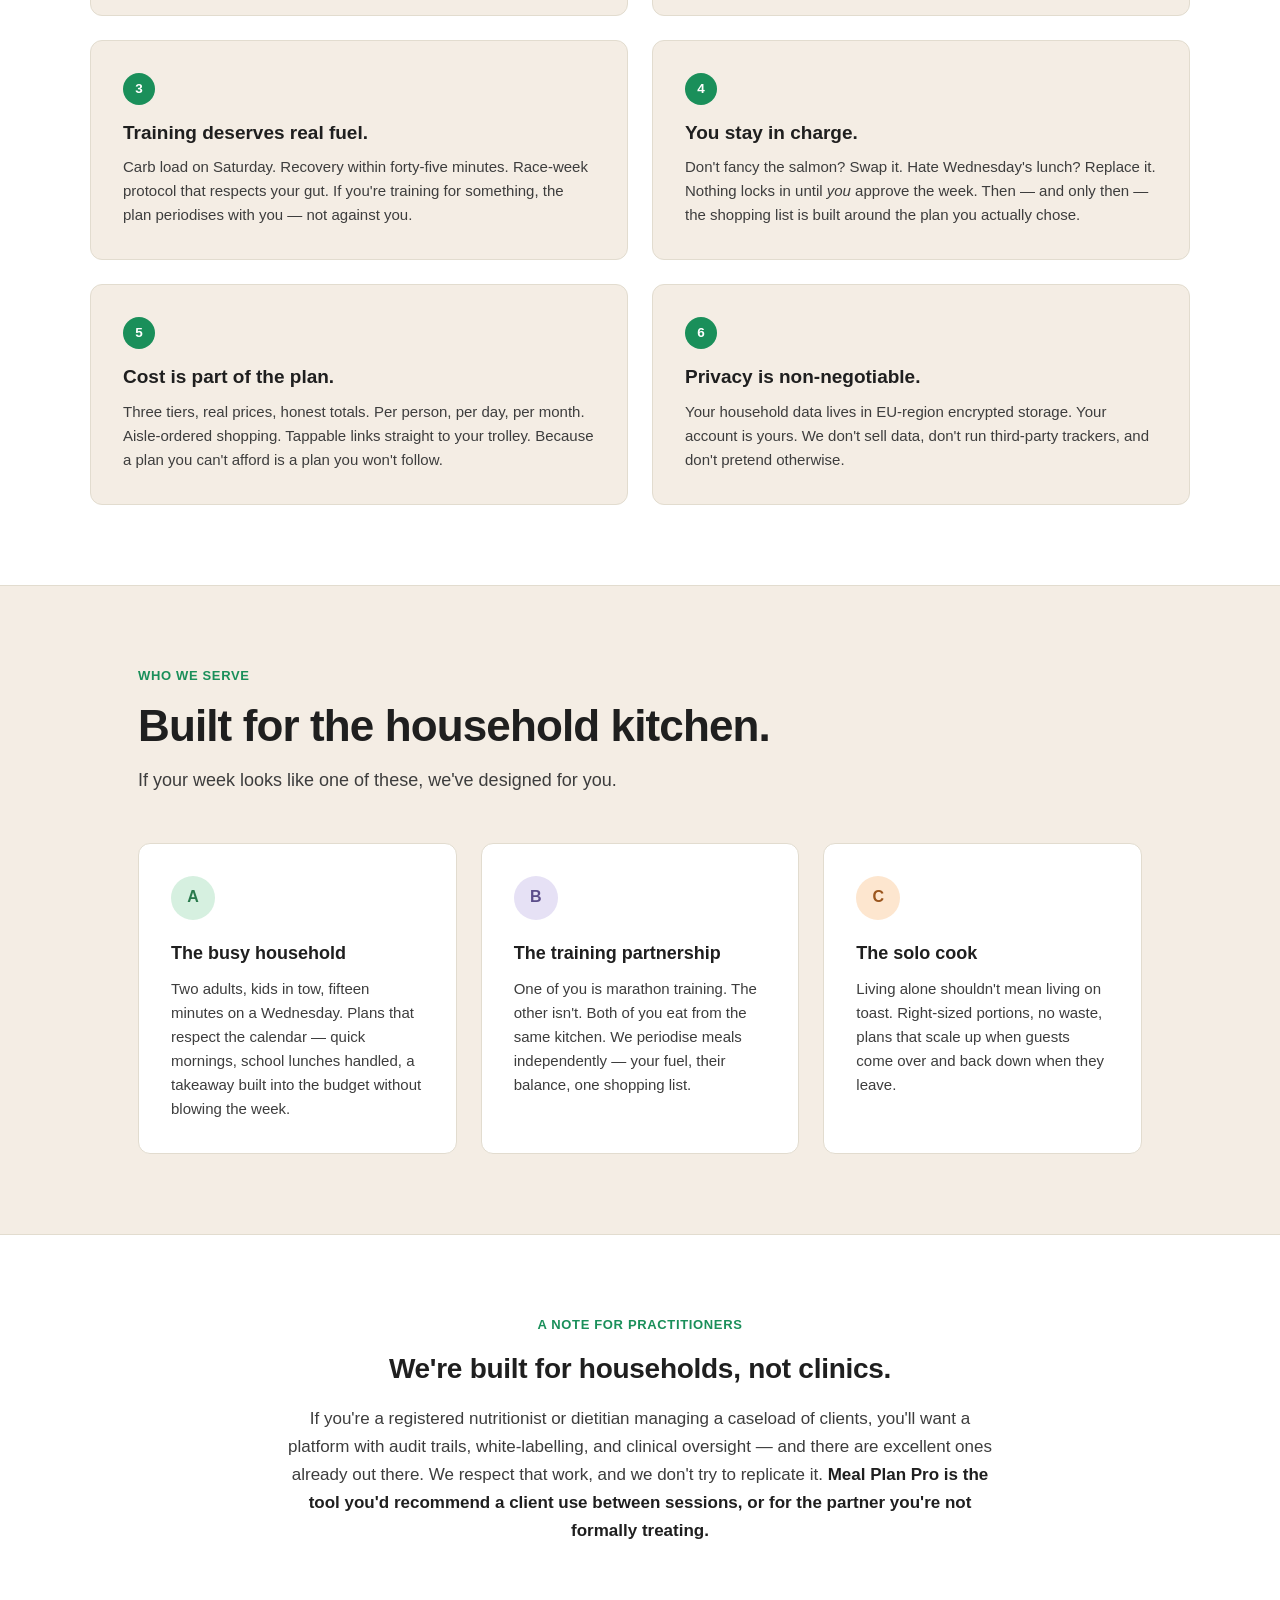
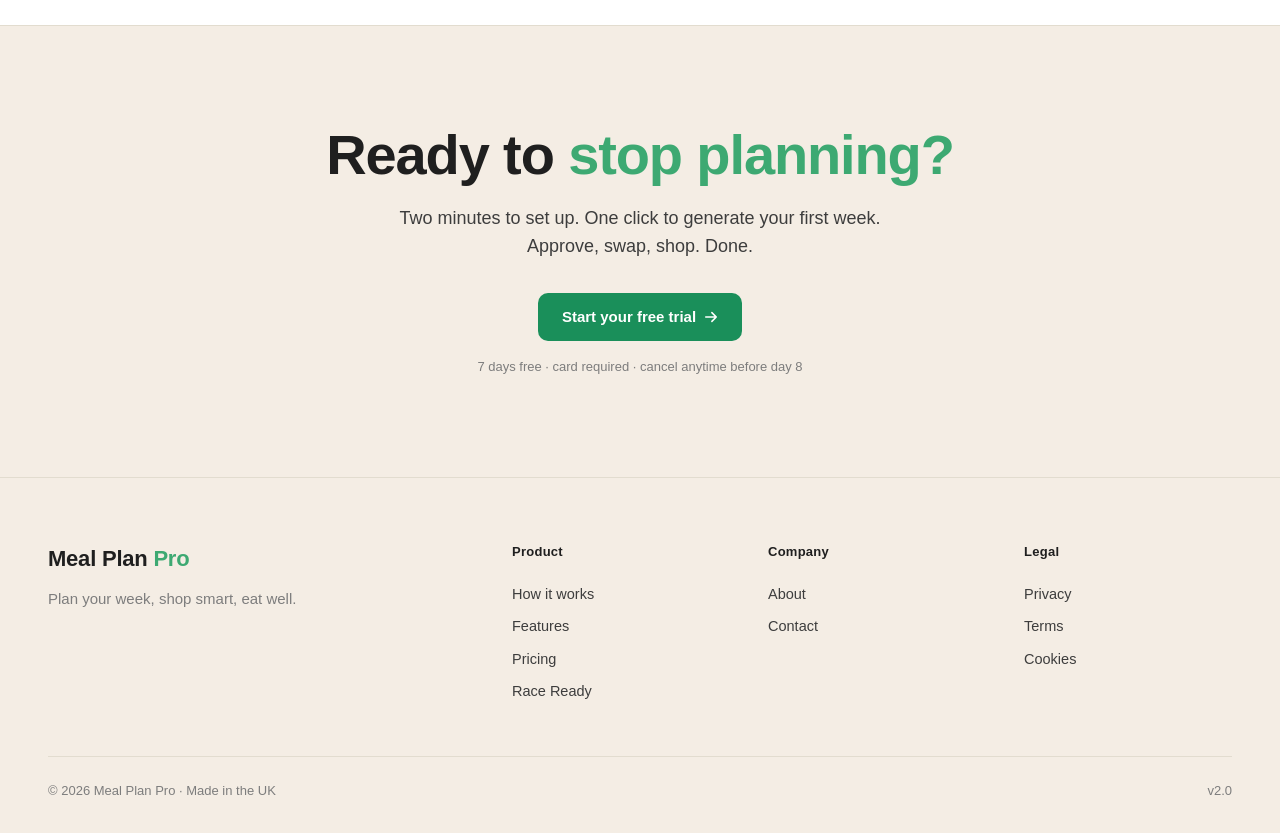
<file: about.html>
<!DOCTYPE html>
<html lang="en-GB">
<head>
<meta charset="UTF-8">
<meta name="viewport" content="width=device-width, initial-scale=1.0">
<title>About — Meal Plan Pro</title>
<style>
  :root {
    --green-primary: #1a8f5a;
    --green-primary-dark: #15784a;
    --green-accent: #3da972;
    --cream: #f4ede4;
    --white: #ffffff;
    --ink: #1f1f1f;
    --ink-soft: #3d3d3d;
    --grey: #7d7d7d;
    --grey-light: #b8b3a9;
    --rule: #e2dccf;
    --chip-omega: #d6f0e0;
    --chip-omega-text: #2a7a4d;
    --chip-tag: #e6e1f5;
    --chip-tag-text: #5b4d8a;
  }

  * { box-sizing: border-box; margin: 0; padding: 0; }
  html { scroll-behavior: smooth; }

  body {
    font-family: "Segoe UI", -apple-system, BlinkMacSystemFont, "Helvetica Neue", Arial, sans-serif;
    background: var(--cream);
    color: var(--ink);
    line-height: 1.55;
    font-size: 16px;
    overflow-x: hidden;
  }

  header {
    border-bottom: 1px solid var(--rule);
    padding: 22px 48px;
    display: flex;
    justify-content: space-between;
    align-items: center;
    position: sticky;
    top: 0;
    z-index: 50;
    backdrop-filter: blur(8px);
    background: rgba(244, 237, 228, 0.94);
  }

  .logo {
    font-size: 22px;
    font-weight: 700;
    letter-spacing: -0.01em;
    color: var(--ink);
    text-decoration: none;
  }
  .logo span { color: var(--green-accent); }

  .nav-links {
    display: flex;
    gap: 32px;
    align-items: center;
  }

  .nav-links .nav-login + .btn-primary {
    margin-left: -20px;
  }

  .nav-links a {
    color: var(--ink-soft);
    text-decoration: none;
    font-size: 15px;
    font-weight: 500;
    transition: color 0.2s;
  }

  .nav-links a:hover { color: var(--green-primary); }
  .nav-links a.active { color: var(--green-primary); }

  .btn-primary {
    background: var(--green-primary);
    color: var(--white);
    padding: 10px 20px;
    border-radius: 8px;
    text-decoration: none;
    font-size: 14.5px;
    font-weight: 600;
    transition: background 0.2s;
    display: inline-flex;
    align-items: center;
    gap: 8px;
    border: none;
    cursor: pointer;
    line-height: 1.3;
  }

  .btn-primary:hover { background: var(--green-primary-dark); }
  .btn-primary.lg { padding: 14px 24px; font-size: 15px; border-radius: 10px; }

  .btn-secondary {
    background: var(--white);
    color: var(--ink);
    padding: 10px 20px;
    border-radius: 8px;
    text-decoration: none;
    font-size: 14.5px;
    font-weight: 500;
    transition: border-color 0.2s, color 0.2s;
    display: inline-flex;
    align-items: center;
    gap: 8px;
    border: 1px solid var(--rule);
    line-height: 1.3;
  }

  .btn-secondary:hover {
    border-color: var(--green-primary);
    color: var(--green-primary);
  }

  .cta-microcopy {
    margin-top: 16px;
    font-size: 13px;
    color: var(--grey);
  }

  /* HERO */
  .hero {
    padding: 80px 48px 64px;
    max-width: 880px;
    margin: 0 auto;
    text-align: center;
  }

  .section-eyebrow {
    font-size: 13px;
    font-weight: 600;
    color: var(--green-primary);
    letter-spacing: 0.05em;
    margin-bottom: 16px;
    text-transform: uppercase;
  }

  .hero h1 {
    font-size: clamp(40px, 5.5vw, 64px);
    font-weight: 700;
    line-height: 1.05;
    letter-spacing: -0.02em;
    margin-bottom: 24px;
    color: var(--ink);
  }

  .hero h1 .accent { color: var(--green-accent); }

  .hero-lede {
    font-size: 19px;
    line-height: 1.55;
    color: var(--ink-soft);
    max-width: 680px;
    margin: 0 auto;
  }

  /* MISSION */
  .mission {
    padding: 80px 48px;
    max-width: 880px;
    margin: 0 auto;
  }

  .mission-block {
    background: var(--white);
    border: 1px solid var(--rule);
    border-radius: 12px;
    padding: 48px;
  }

  .mission-block h2 {
    font-size: 28px;
    font-weight: 700;
    line-height: 1.2;
    letter-spacing: -0.01em;
    margin-bottom: 20px;
    color: var(--ink);
  }

  .mission-block p {
    font-size: 17px;
    line-height: 1.65;
    color: var(--ink-soft);
    margin-bottom: 16px;
  }

  .mission-block p:last-child { margin-bottom: 0; }

  .mission-block strong {
    color: var(--ink);
    font-weight: 600;
  }

  /* PRINCIPLES */
  .principles {
    padding: 80px 48px;
    background: var(--white);
    border-top: 1px solid var(--rule);
    border-bottom: 1px solid var(--rule);
  }

  .principles-inner {
    max-width: 1100px;
    margin: 0 auto;
  }

  .principles h2 {
    font-size: clamp(32px, 4vw, 44px);
    font-weight: 700;
    line-height: 1.1;
    letter-spacing: -0.02em;
    margin-bottom: 16px;
    color: var(--ink);
  }

  .principles-lede {
    font-size: 18px;
    color: var(--ink-soft);
    margin-bottom: 56px;
    max-width: 600px;
  }

  .principles-grid {
    display: grid;
    grid-template-columns: repeat(2, 1fr);
    gap: 24px;
  }

  .principle {
    padding: 32px;
    border: 1px solid var(--rule);
    border-radius: 12px;
    background: var(--cream);
    transition: transform 0.3s, box-shadow 0.3s;
  }

  .principle:hover {
    transform: translateY(-2px);
    box-shadow: 0 8px 24px -10px rgba(31, 31, 31, 0.1);
  }

  .principle-num {
    display: inline-block;
    width: 32px;
    height: 32px;
    border-radius: 50%;
    background: var(--green-primary);
    color: var(--white);
    text-align: center;
    line-height: 32px;
    font-weight: 700;
    font-size: 13.5px;
    margin-bottom: 16px;
  }

  .principle h3 {
    font-size: 19px;
    font-weight: 600;
    line-height: 1.3;
    margin-bottom: 10px;
    color: var(--ink);
  }

  .principle p {
    font-size: 15px;
    line-height: 1.6;
    color: var(--ink-soft);
  }

  /* HOUSEHOLDS */
  .households {
    padding: 80px 48px;
    max-width: 1100px;
    margin: 0 auto;
  }

  .households h2 {
    font-size: clamp(32px, 4vw, 44px);
    font-weight: 700;
    line-height: 1.1;
    letter-spacing: -0.02em;
    margin-bottom: 16px;
    color: var(--ink);
  }

  .households-lede {
    font-size: 18px;
    color: var(--ink-soft);
    margin-bottom: 48px;
    max-width: 600px;
  }

  .household-cards {
    display: grid;
    grid-template-columns: repeat(3, 1fr);
    gap: 24px;
  }

  .household-card {
    background: var(--white);
    border: 1px solid var(--rule);
    border-radius: 12px;
    padding: 32px;
    transition: transform 0.3s, box-shadow 0.3s;
  }

  .household-card:hover {
    transform: translateY(-2px);
    box-shadow: 0 8px 24px -10px rgba(31, 31, 31, 0.1);
  }

  .household-icon {
    width: 44px;
    height: 44px;
    border-radius: 50%;
    background: var(--chip-omega);
    color: var(--chip-omega-text);
    display: flex;
    align-items: center;
    justify-content: center;
    font-weight: 700;
    font-size: 16px;
    margin-bottom: 20px;
  }

  .household-card:nth-child(2) .household-icon {
    background: var(--chip-tag);
    color: var(--chip-tag-text);
  }

  .household-card:nth-child(3) .household-icon {
    background: #fde6cf;
    color: #9b561e;
  }

  .household-card h3 {
    font-size: 18px;
    font-weight: 600;
    margin-bottom: 10px;
    color: var(--ink);
  }

  .household-card p {
    font-size: 15px;
    line-height: 1.6;
    color: var(--ink-soft);
  }

  /* PRACTITIONERS NOTE */
  .pract {
    padding: 80px 48px;
    background: var(--white);
    border-top: 1px solid var(--rule);
    border-bottom: 1px solid var(--rule);
  }

  .pract-inner {
    max-width: 720px;
    margin: 0 auto;
    text-align: center;
  }

  .pract h2 {
    font-size: 28px;
    font-weight: 700;
    line-height: 1.2;
    letter-spacing: -0.01em;
    margin-bottom: 20px;
    color: var(--ink);
  }

  .pract p {
    font-size: 17px;
    line-height: 1.65;
    color: var(--ink-soft);
  }

  .pract p strong { color: var(--ink); font-weight: 600; }

  /* CTA */
  .cta {
    padding: 100px 48px;
    text-align: center;
  }

  .cta-inner {
    max-width: 720px;
    margin: 0 auto;
  }

  .cta h2 {
    font-size: clamp(36px, 4.5vw, 56px);
    font-weight: 700;
    line-height: 1.05;
    letter-spacing: -0.02em;
    margin-bottom: 20px;
    color: var(--ink);
  }

  .cta h2 .accent { color: var(--green-accent); }

  .cta p {
    font-size: 18px;
    line-height: 1.55;
    color: var(--ink-soft);
    margin-bottom: 32px;
    max-width: 540px;
    margin-left: auto;
    margin-right: auto;
  }

  /* FOOTER */
  footer {
    padding: 64px 48px 32px;
    background: var(--cream);
    border-top: 1px solid var(--rule);
  }

  .footer-inner {
    max-width: 1280px;
    margin: 0 auto;
    display: grid;
    grid-template-columns: 2fr 1fr 1fr 1fr;
    gap: 48px;
    margin-bottom: 48px;
  }

  .footer-brand {
    font-size: 22px;
    font-weight: 700;
    letter-spacing: -0.01em;
    margin-bottom: 12px;
  }
  .footer-brand span { color: var(--green-accent); }

  .footer-tagline {
    font-size: 15px;
    color: var(--grey);
    max-width: 280px;
    line-height: 1.5;
  }

  .footer-col h5 {
    font-size: 13px;
    font-weight: 600;
    color: var(--ink);
    margin-bottom: 16px;
    letter-spacing: 0.02em;
  }

  .footer-col a {
    display: block;
    color: var(--ink-soft);
    text-decoration: none;
    font-size: 14.5px;
    padding: 5px 0;
    transition: color 0.2s;
  }

  .footer-col a:hover { color: var(--green-primary); }

  .footer-bottom {
    max-width: 1280px;
    margin: 0 auto;
    padding-top: 24px;
    border-top: 1px solid var(--rule);
    display: flex;
    justify-content: space-between;
    flex-wrap: wrap;
    gap: 12px;
    font-size: 13px;
    color: var(--grey);
  }

  /* RESPONSIVE */
  @media (max-width: 900px) {
    header { padding: 16px 24px; }
    .nav-links { gap: 12px; }
    .nav-links a:not(.btn-primary) { display: none; }
    .hero { padding: 56px 24px 48px; }
    .mission { padding: 48px 24px; }
    .mission-block { padding: 32px; }
    .principles, .pract { padding: 64px 24px; }
    .households { padding: 64px 24px; }
    .principles-grid { grid-template-columns: 1fr; gap: 16px; }
    .household-cards { grid-template-columns: 1fr; }
    .cta { padding: 64px 24px; }
    .footer-inner { grid-template-columns: 1fr 1fr; gap: 32px; }
  }

  @media (max-width: 500px) {
    .footer-inner { grid-template-columns: 1fr; }
  }
</style>
</head>
<body>

<header>
  <a href="index.html" class="logo">Meal Plan <span>Pro</span></a>
  <nav class="nav-links">
    <a href="index.html#problem">Why us</a>
    <a href="how-it-works.html">How it works</a>
    <a href="index.html#features">Features</a>
    <a href="pricing.html">Pricing</a>
    <a href="about.html" class="active">About</a>
    <a href="https://app.meal-plan-pro.com" class="btn-secondary nav-login">Log in</a>
    <a href="https://app.meal-plan-pro.com/register.html?plan=everyday" class="btn-primary">Start free trial</a>
  </nav>
</header>

<section class="hero">
  <div class="section-eyebrow">About</div>
  <h1>Real food. Real households. <span class="accent">No spreadsheets.</span></h1>
  <p class="hero-lede">
    We build meal plans for the way people actually live — with kids who have football practice, partners with their own goals, and Tuesdays where dinner needs to be on the table in fifteen minutes. One household. One plan. Everyone fed.
  </p>
</section>

<section class="mission">
  <div class="mission-block">
    <h2>Our mission</h2>
    <p>Most meal planners treat people like <strong>spreadsheets with a stomach</strong>. We don't. We built Meal Plan Pro because the gap between "what should I eat this week?" and actually getting it on the table is wider than any nutrition app has bothered to bridge.</p>
    <p>Especially when you're feeding a family, training for something, or just trying to stop ordering takeaway on a Wednesday.</p>
  </div>
</section>

<section class="principles">
  <div class="principles-inner">
    <div class="section-eyebrow">What we believe</div>
    <h2>Six things we refuse to compromise on.</h2>
    <p class="principles-lede">These aren't aspirations. They're the rules we hold ourselves to when we ship anything.</p>

    <div class="principles-grid">
      <div class="principle">
        <div class="principle-num">1</div>
        <h3>Plans should match real life.</h3>
        <p>Tuesday breakfast isn't shakshuka. Friday's a takeaway. Saturday is for proper cooking. We bake the rhythm of a real week into every plan — quick weekday breakfasts, leisurely weekends, lighter days when you're eating out.</p>
      </div>
      <div class="principle">
        <div class="principle-num">2</div>
        <h3>Households eat together.</h3>
        <p>Two adults with different goals. Children who can't have what's spicy. School lunches we don't shop for. We plan for the whole table, not just one person at it — with portion scaling, shared meals, and quantities that fill the trolley.</p>
      </div>
      <div class="principle">
        <div class="principle-num">3</div>
        <h3>Training deserves real fuel.</h3>
        <p>Carb load on Saturday. Recovery within forty-five minutes. Race-week protocol that respects your gut. If you're training for something, the plan periodises with you — not against you.</p>
      </div>
      <div class="principle">
        <div class="principle-num">4</div>
        <h3>You stay in charge.</h3>
        <p>Don't fancy the salmon? Swap it. Hate Wednesday's lunch? Replace it. Nothing locks in until <em>you</em> approve the week. Then — and only then — the shopping list is built around the plan you actually chose.</p>
      </div>
      <div class="principle">
        <div class="principle-num">5</div>
        <h3>Cost is part of the plan.</h3>
        <p>Three tiers, real prices, honest totals. Per person, per day, per month. Aisle-ordered shopping. Tappable links straight to your trolley. Because a plan you can't afford is a plan you won't follow.</p>
      </div>
      <div class="principle">
        <div class="principle-num">6</div>
        <h3>Privacy is non-negotiable.</h3>
        <p>Your household data lives in EU-region encrypted storage. Your account is yours. We don't sell data, don't run third-party trackers, and don't pretend otherwise.</p>
      </div>
    </div>
  </div>
</section>

<section class="households">
  <div class="section-eyebrow">Who we serve</div>
  <h2>Built for the household kitchen.</h2>
  <p class="households-lede">If your week looks like one of these, we've designed for you.</p>

  <div class="household-cards">
    <div class="household-card">
      <div class="household-icon">A</div>
      <h3>The busy household</h3>
      <p>Two adults, kids in tow, fifteen minutes on a Wednesday. Plans that respect the calendar — quick mornings, school lunches handled, a takeaway built into the budget without blowing the week.</p>
    </div>
    <div class="household-card">
      <div class="household-icon">B</div>
      <h3>The training partnership</h3>
      <p>One of you is marathon training. The other isn't. Both of you eat from the same kitchen. We periodise meals independently — your fuel, their balance, one shopping list.</p>
    </div>
    <div class="household-card">
      <div class="household-icon">C</div>
      <h3>The solo cook</h3>
      <p>Living alone shouldn't mean living on toast. Right-sized portions, no waste, plans that scale up when guests come over and back down when they leave.</p>
    </div>
  </div>
</section>

<section class="pract">
  <div class="pract-inner">
    <div class="section-eyebrow">A note for practitioners</div>
    <h2>We're built for households, not clinics.</h2>
    <p>If you're a registered nutritionist or dietitian managing a caseload of clients, you'll want a platform with audit trails, white-labelling, and clinical oversight — and there are excellent ones already out there. We respect that work, and we don't try to replicate it. <strong>Meal Plan Pro is the tool you'd recommend a client use between sessions, or for the partner you're not formally treating.</strong></p>
  </div>
</section>

<section class="cta">
  <div class="cta-inner">
    <h2>Ready to <span class="accent">stop planning?</span></h2>
    <p>Two minutes to set up. One click to generate your first week. Approve, swap, shop. Done.</p>
    <a href="https://app.meal-plan-pro.com/register.html?plan=everyday" class="btn-primary lg">
      Start your free trial
      <svg width="14" height="14" viewBox="0 0 16 16" fill="none">
        <path d="M2 8h12M9 3l5 5-5 5" stroke="currentColor" stroke-width="1.8" stroke-linecap="round" stroke-linejoin="round"/>
      </svg>
    </a>
    <div class="cta-microcopy">7 days free · card required · cancel anytime before day 8</div>
  </div>
</section>

<footer>
  <div class="footer-inner">
    <div>
      <div class="footer-brand">Meal Plan <span>Pro</span></div>
      <div class="footer-tagline">Plan your week, shop smart, eat well.</div>
    </div>
    <div class="footer-col">
      <h5>Product</h5>
      <a href="how-it-works.html">How it works</a>
      <a href="index.html#features">Features</a>
      <a href="pricing.html">Pricing</a>
      <a href="pricing.html#race-ready">Race Ready</a>
    </div>
    <div class="footer-col">
      <h5>Company</h5>
      <a href="about.html">About</a>
      <a href="mailto:help@meal-plan-pro.com">Contact</a>
    </div>
    <div class="footer-col">
      <h5>Legal</h5>
      <a href="#">Privacy</a>
      <a href="#">Terms</a>
      <a href="#">Cookies</a>
    </div>
  </div>
  <div class="footer-bottom">
    <div>© 2026 Meal Plan Pro · Made in the UK</div>
    <div>v2.0</div>
  </div>
</footer>

</body>
</html>
</file>
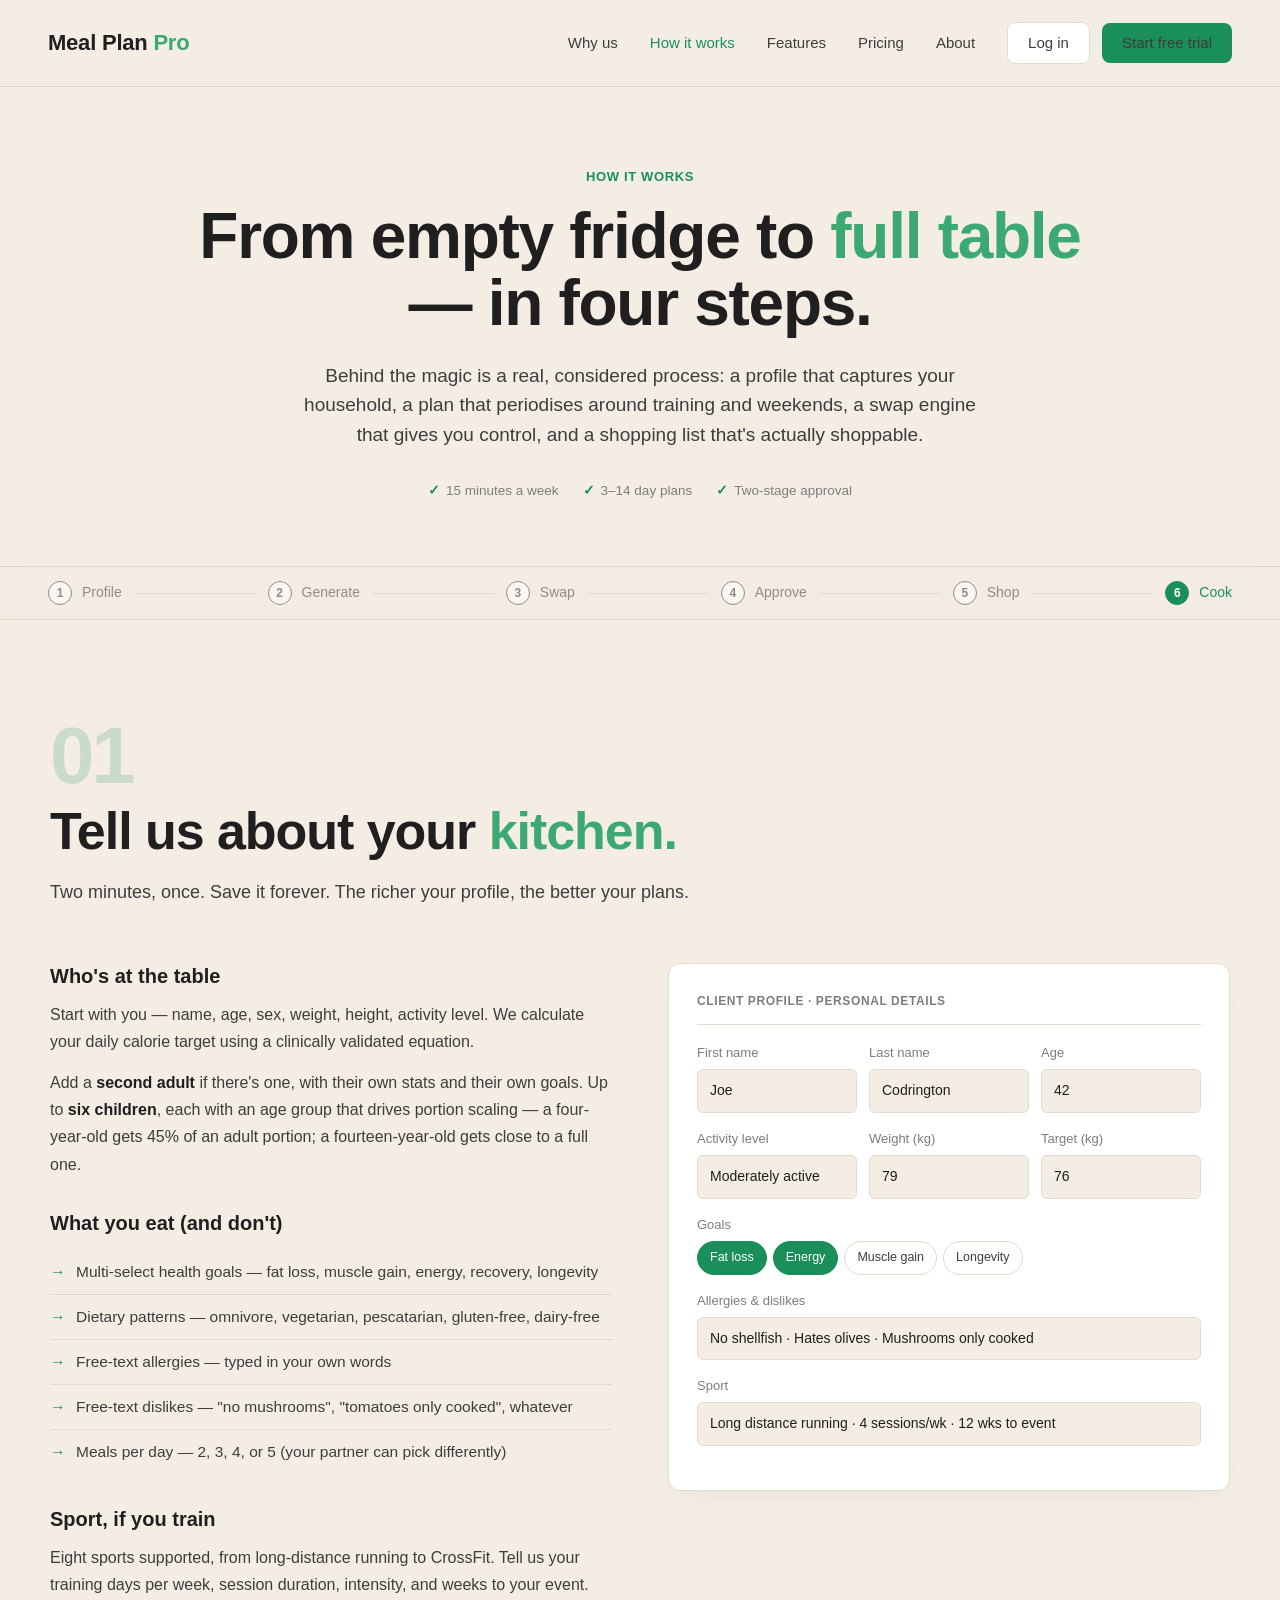
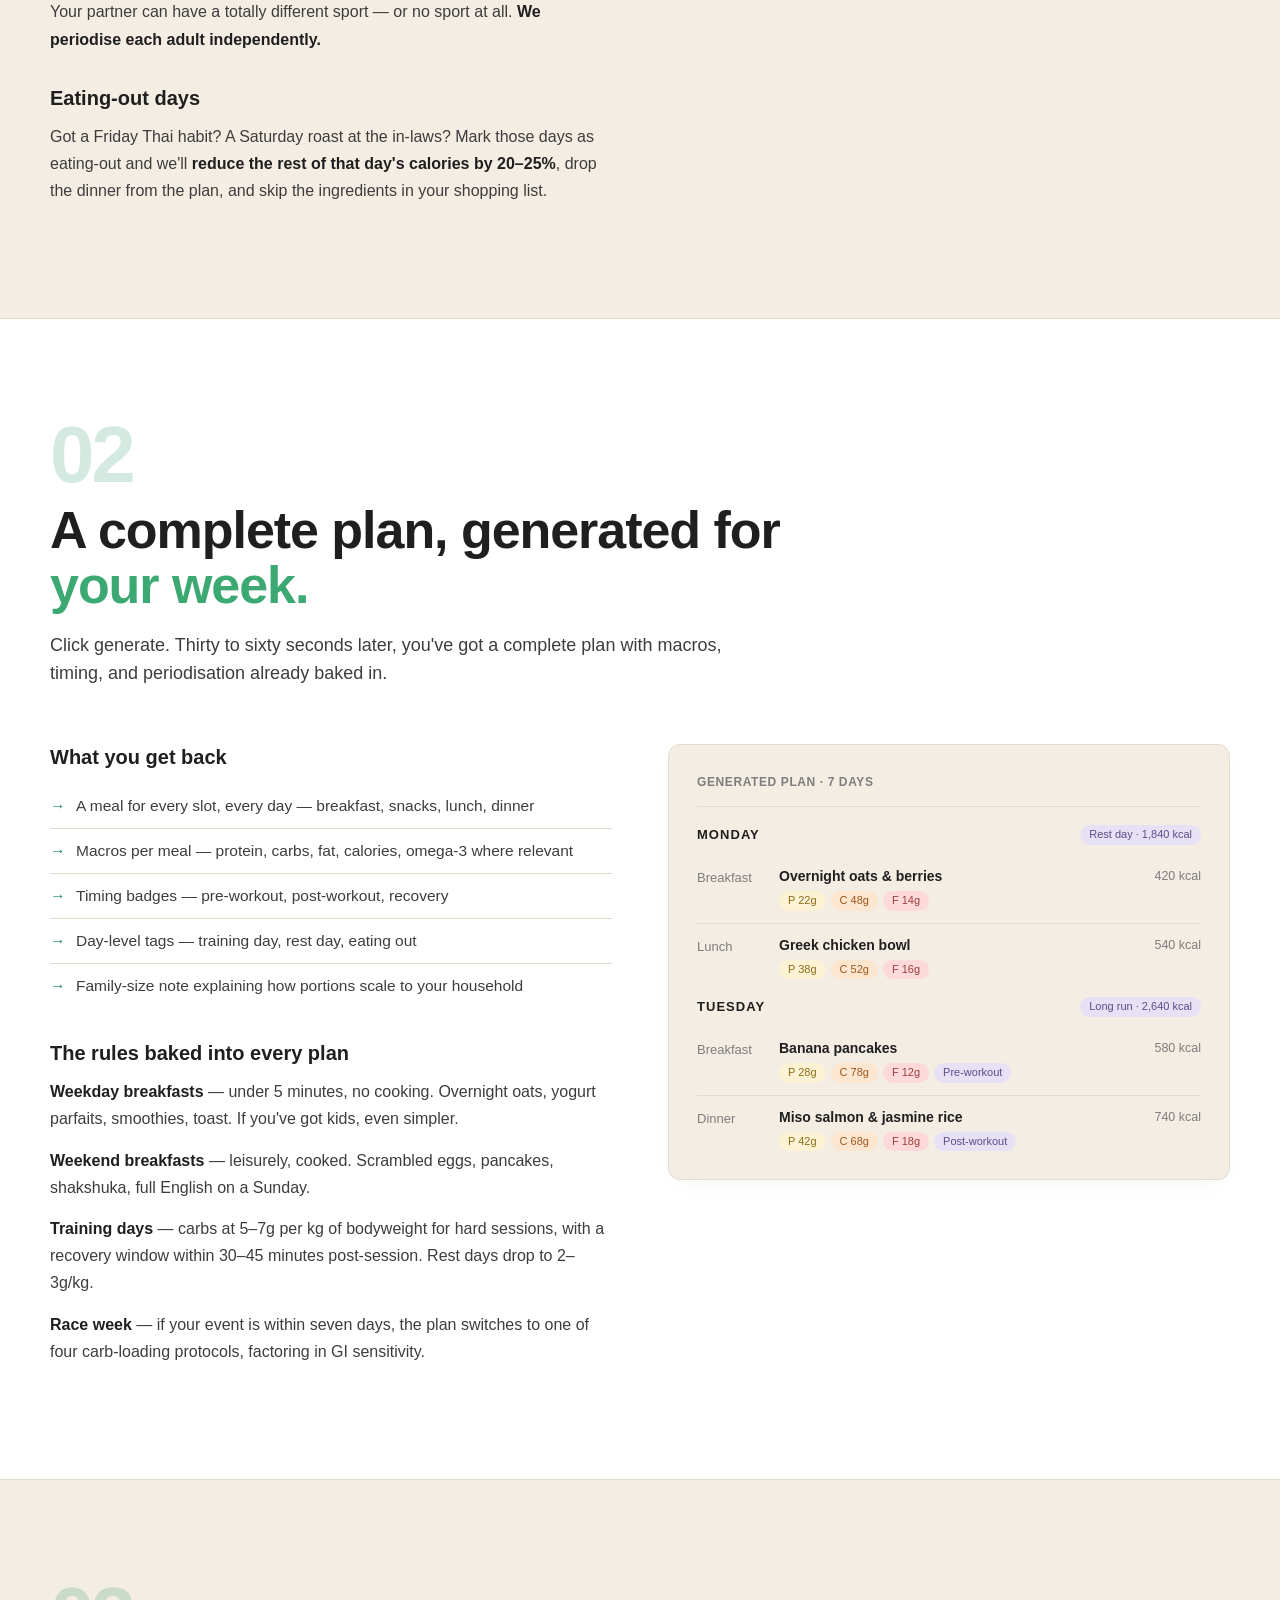
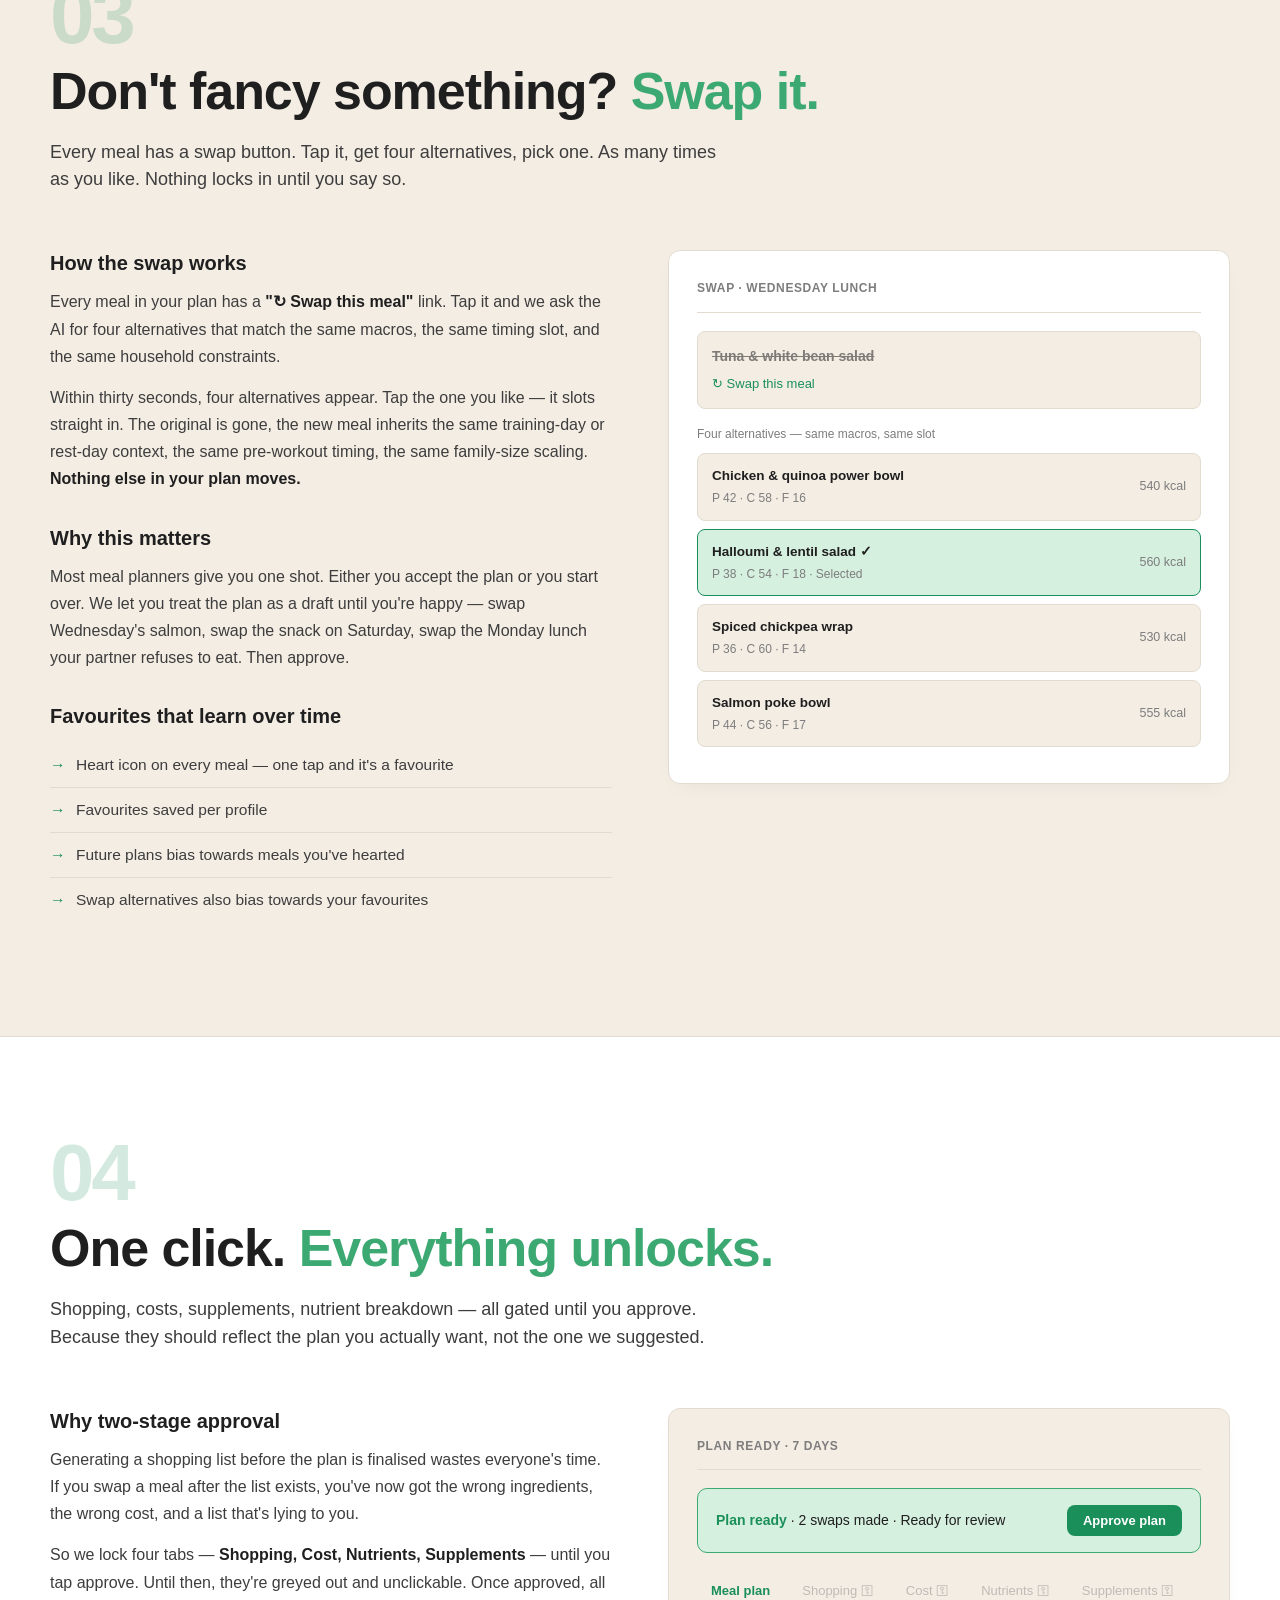
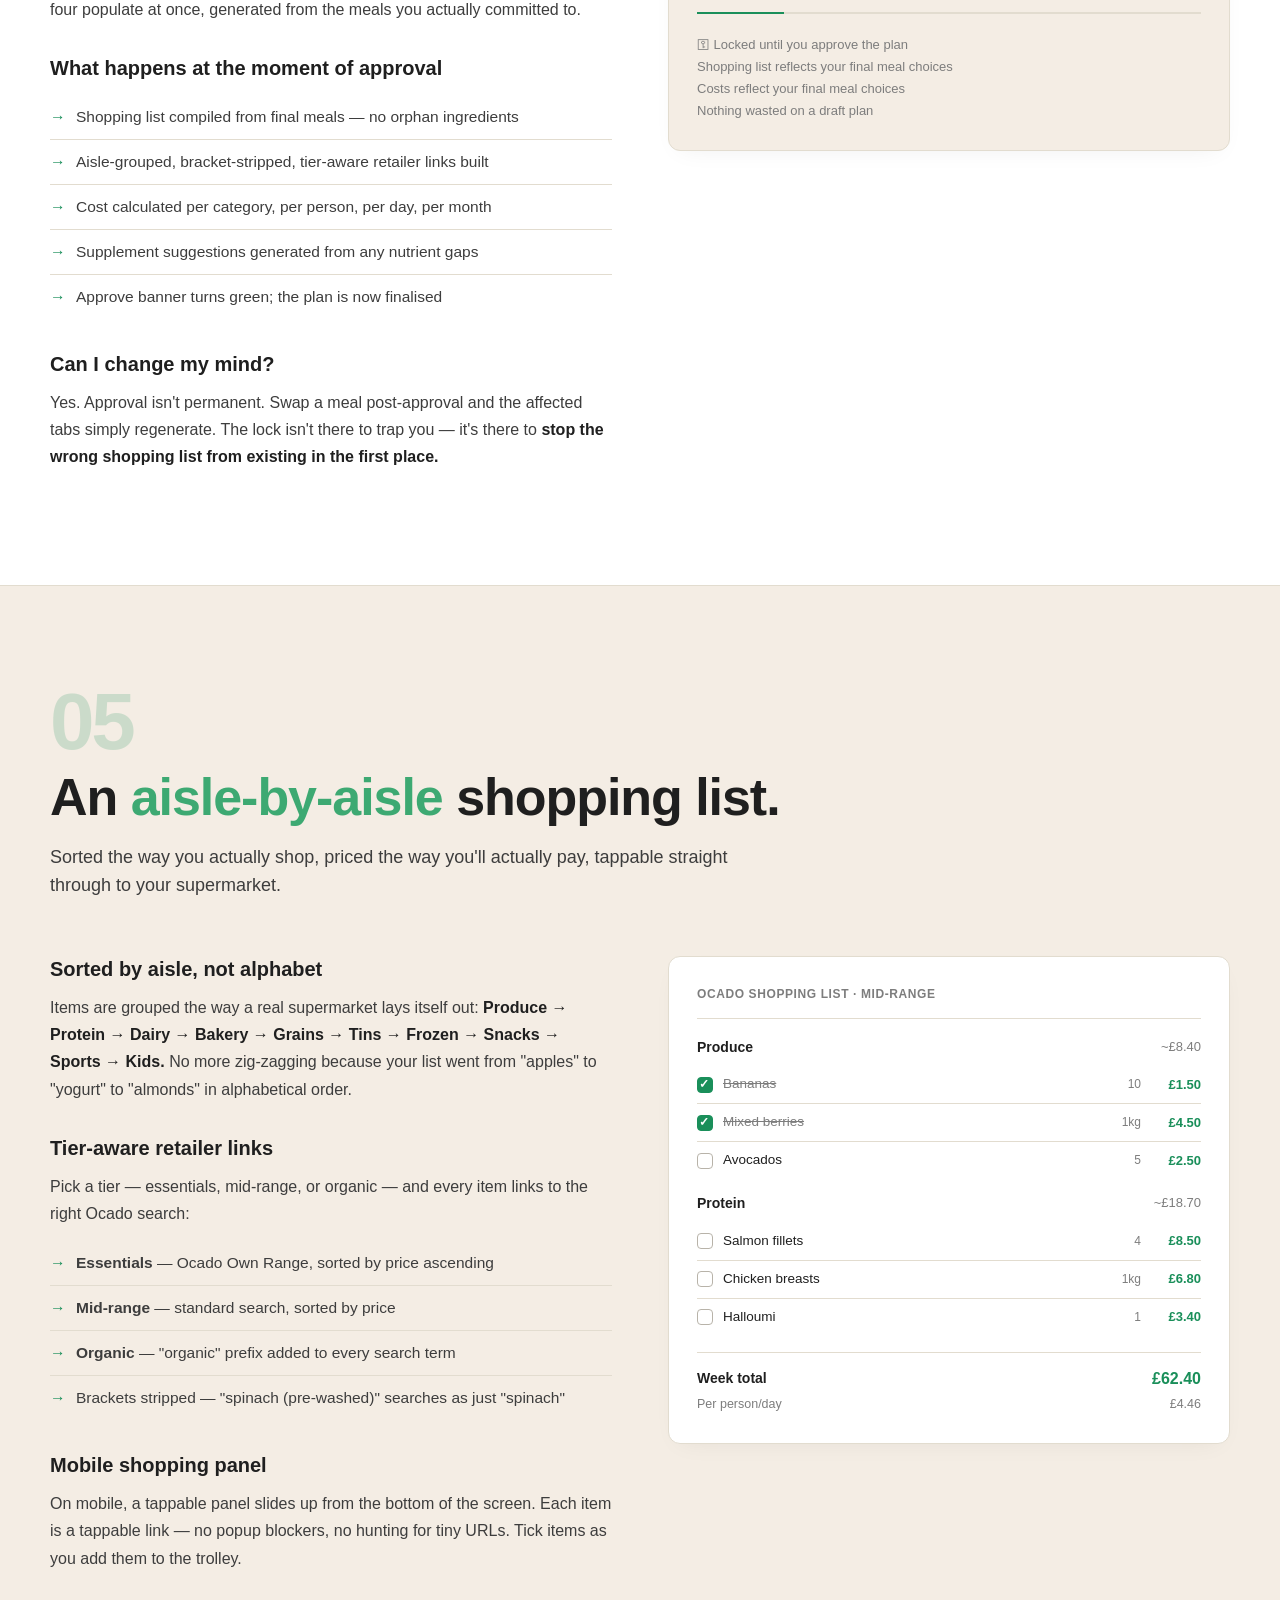
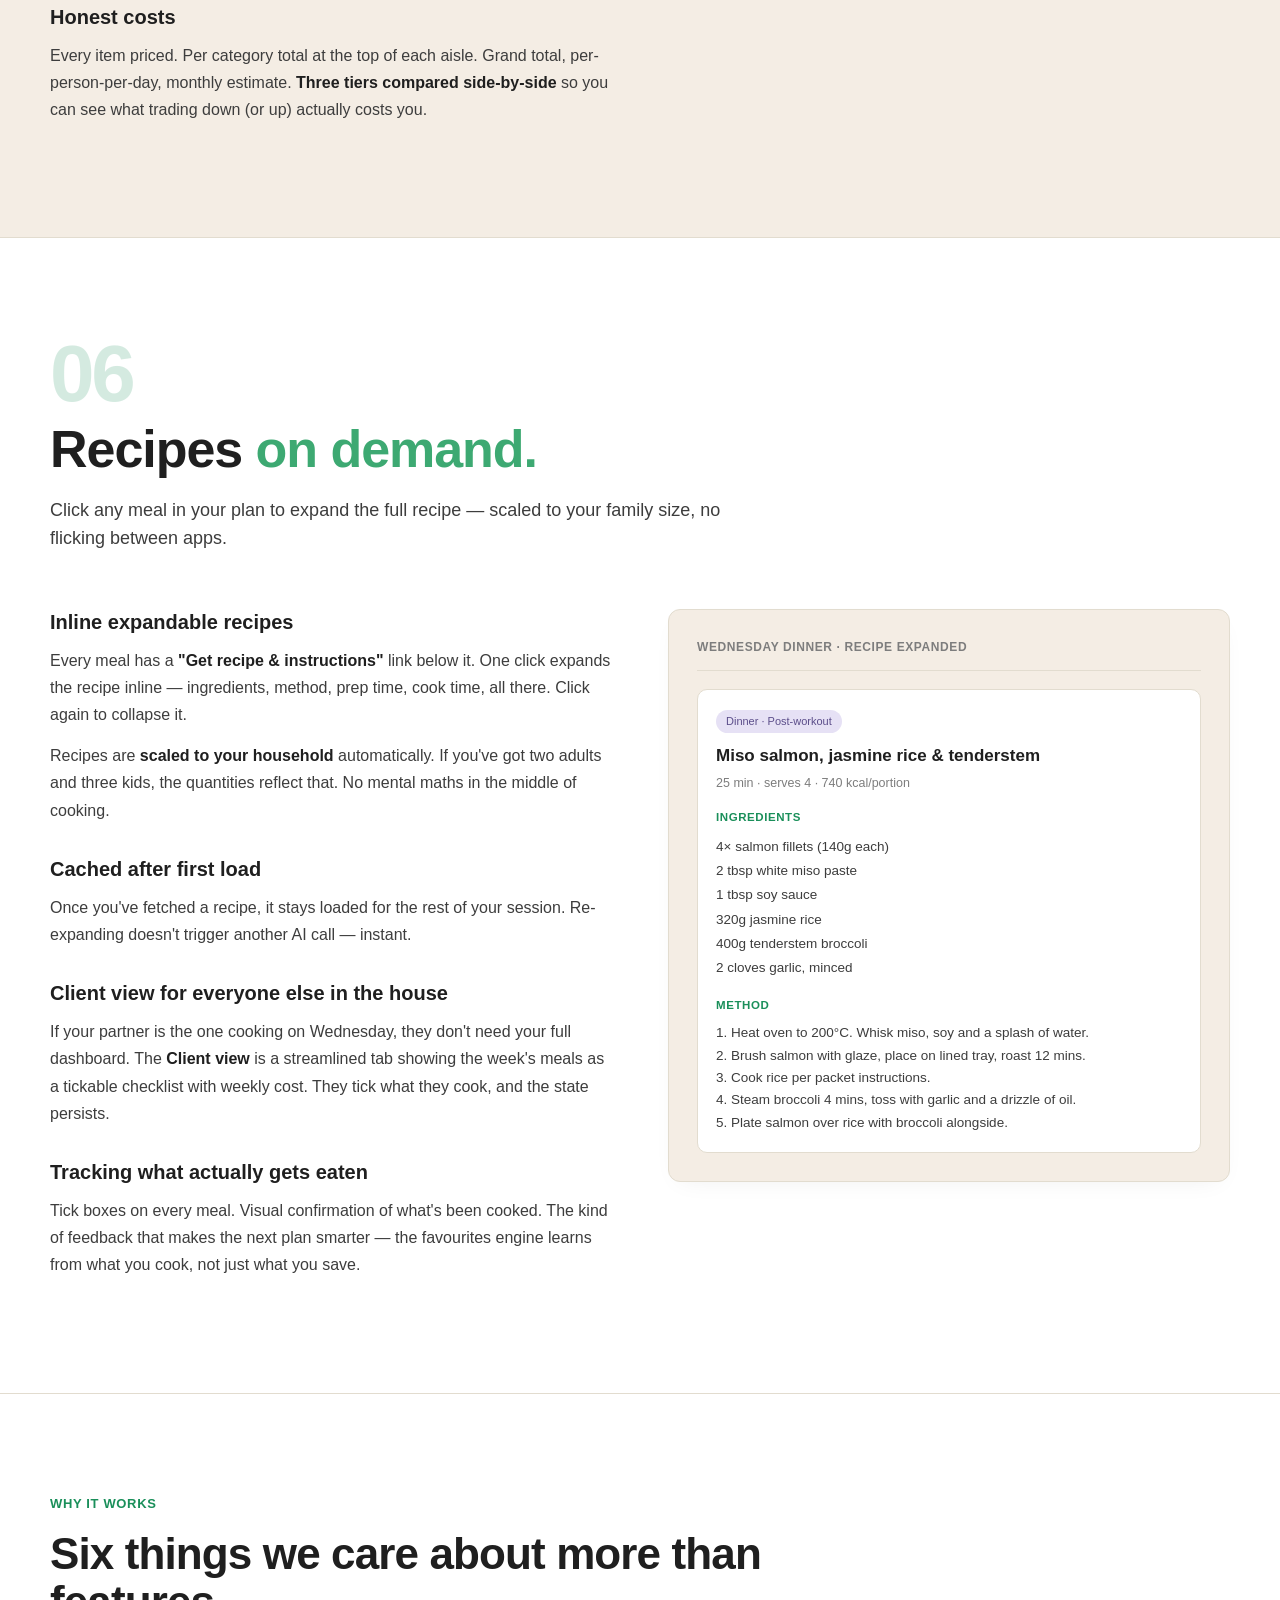
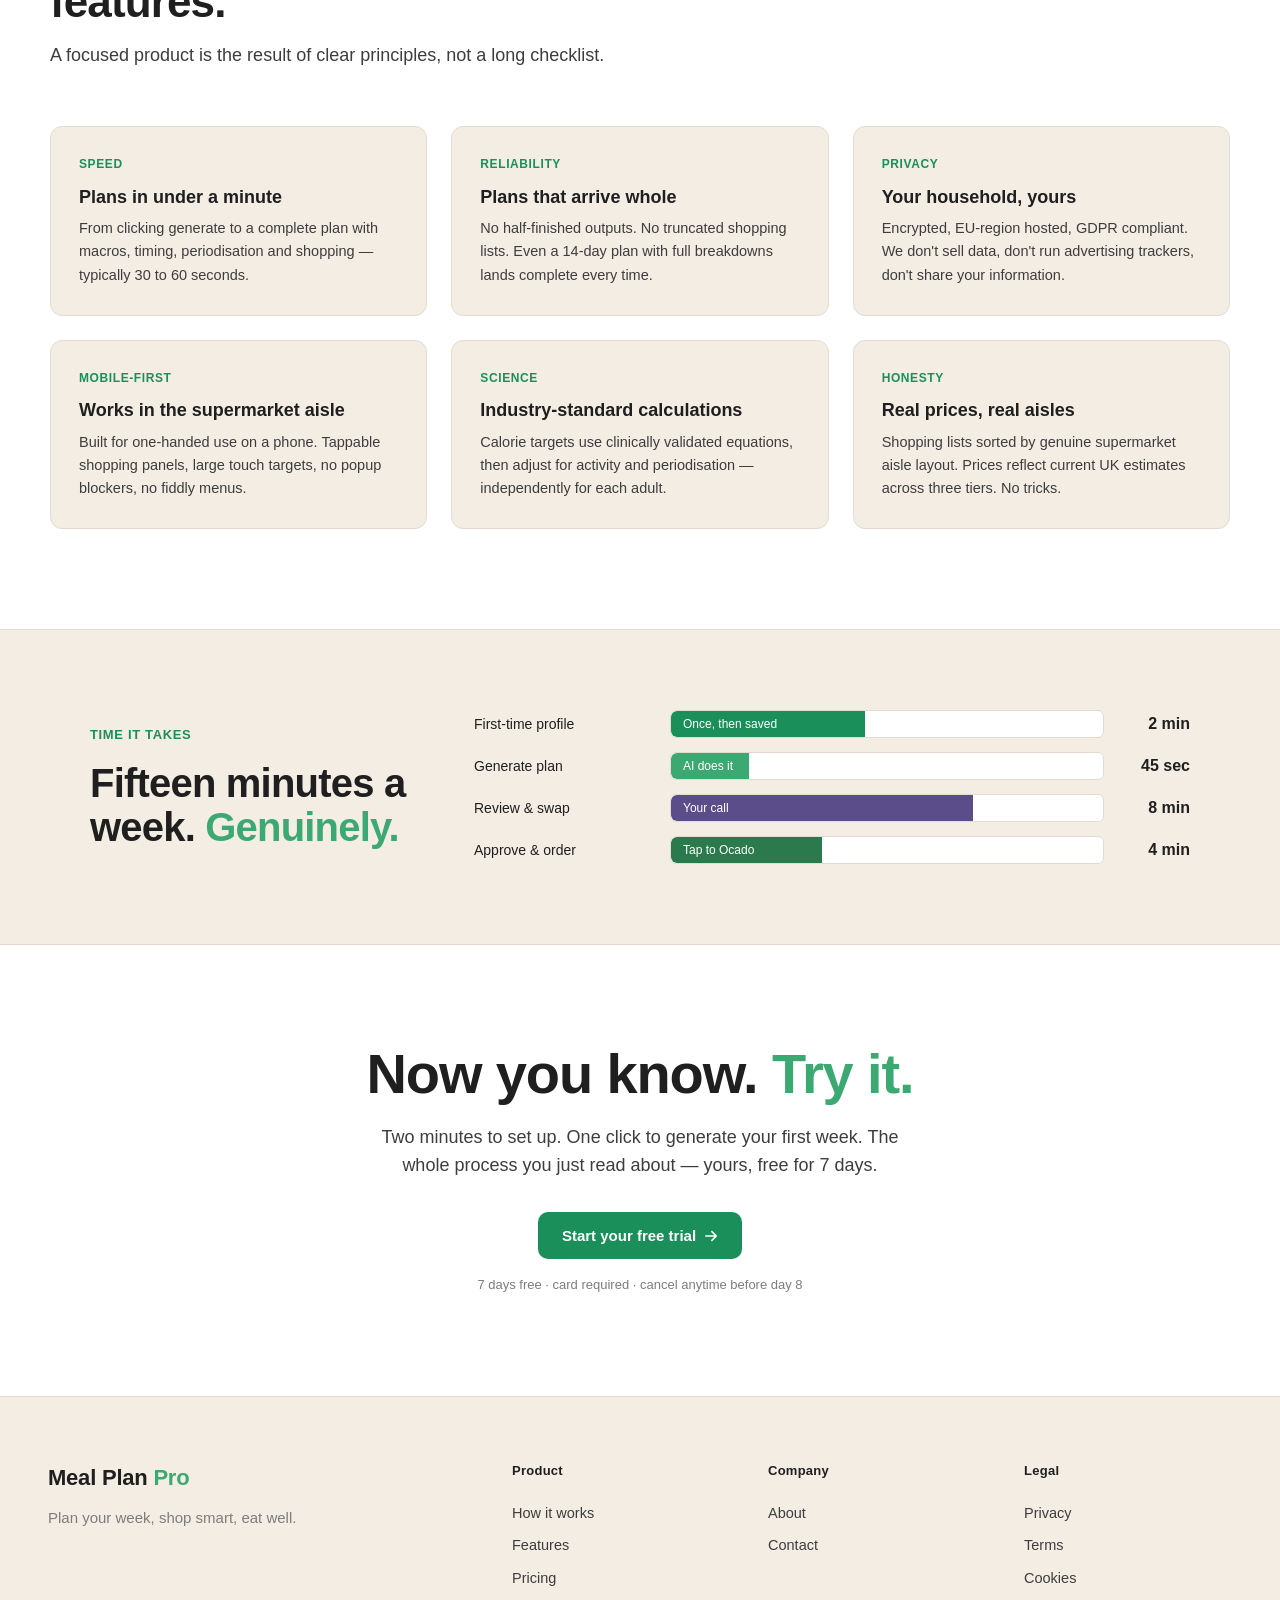
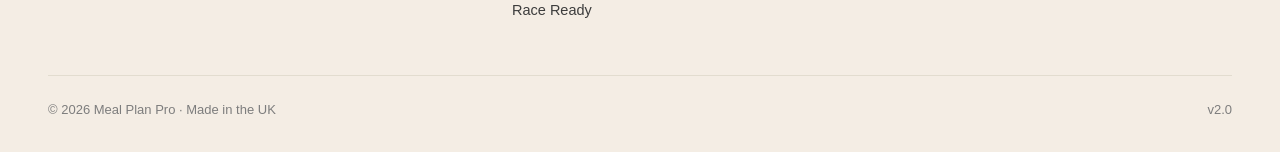
<file: how-it-works.html>
<!DOCTYPE html>
<html lang="en-GB">
<head>
<meta charset="UTF-8">
<meta name="viewport" content="width=device-width, initial-scale=1.0">
<title>How It Works — Meal Plan Pro</title>
<style>
  :root {
    --green-primary: #1a8f5a;
    --green-primary-dark: #15784a;
    --green-accent: #3da972;
    --cream: #f4ede4;
    --white: #ffffff;
    --ink: #1f1f1f;
    --ink-soft: #3d3d3d;
    --grey: #7d7d7d;
    --grey-light: #b8b3a9;
    --rule: #e2dccf;
    --chip-protein: #fdf3d4;
    --chip-protein-text: #8a6d1a;
    --chip-carbs: #fde6cf;
    --chip-carbs-text: #9b561e;
    --chip-fat: #fdd9d9;
    --chip-fat-text: #9c3e3e;
    --chip-omega: #d6f0e0;
    --chip-omega-text: #2a7a4d;
    --chip-tag: #e6e1f5;
    --chip-tag-text: #5b4d8a;
  }

  * { box-sizing: border-box; margin: 0; padding: 0; }
  html { scroll-behavior: smooth; }

  body {
    font-family: "Segoe UI", -apple-system, BlinkMacSystemFont, "Helvetica Neue", Arial, sans-serif;
    background: var(--cream);
    color: var(--ink);
    line-height: 1.55;
    font-size: 16px;
    overflow-x: hidden;
  }

  header {
    border-bottom: 1px solid var(--rule);
    padding: 22px 48px;
    display: flex;
    justify-content: space-between;
    align-items: center;
    position: sticky;
    top: 0;
    z-index: 50;
    backdrop-filter: blur(8px);
    background: rgba(244, 237, 228, 0.94);
  }

  .logo {
    font-size: 22px;
    font-weight: 700;
    letter-spacing: -0.01em;
    color: var(--ink);
    text-decoration: none;
  }
  .logo span { color: var(--green-accent); }

  .nav-links {
    display: flex;
    gap: 32px;
    align-items: center;
  }

  .nav-links .nav-login + .btn-primary {
    margin-left: -20px;
  }

  .nav-links a {
    color: var(--ink-soft);
    text-decoration: none;
    font-size: 15px;
    font-weight: 500;
    transition: color 0.2s;
  }

  .nav-links a:hover { color: var(--green-primary); }
  .nav-links a.active { color: var(--green-primary); }

  .btn-primary {
    background: var(--green-primary);
    color: var(--white);
    padding: 10px 20px;
    border-radius: 8px;
    text-decoration: none;
    font-size: 14.5px;
    font-weight: 600;
    transition: background 0.2s;
    display: inline-flex;
    align-items: center;
    gap: 8px;
    border: none;
    cursor: pointer;
    line-height: 1.3;
  }

  .btn-primary:hover { background: var(--green-primary-dark); }
  .btn-primary.lg { padding: 14px 24px; font-size: 15px; border-radius: 10px; }

  .btn-secondary {
    background: var(--white);
    color: var(--ink);
    padding: 10px 20px;
    border-radius: 8px;
    text-decoration: none;
    font-size: 14.5px;
    font-weight: 500;
    transition: border-color 0.2s, color 0.2s;
    display: inline-flex;
    align-items: center;
    gap: 8px;
    border: 1px solid var(--rule);
    line-height: 1.3;
  }

  .btn-secondary:hover {
    border-color: var(--green-primary);
    color: var(--green-primary);
  }

  /* HERO */
  .hero {
    padding: 80px 48px 64px;
    max-width: 1000px;
    margin: 0 auto;
    text-align: center;
  }

  .section-eyebrow {
    font-size: 13px;
    font-weight: 600;
    color: var(--green-primary);
    letter-spacing: 0.05em;
    margin-bottom: 16px;
    text-transform: uppercase;
  }

  .hero h1 {
    font-size: clamp(40px, 5.5vw, 64px);
    font-weight: 700;
    line-height: 1.05;
    letter-spacing: -0.02em;
    margin-bottom: 24px;
    color: var(--ink);
  }

  .hero h1 .accent { color: var(--green-accent); }

  .hero-lede {
    font-size: 19px;
    line-height: 1.55;
    color: var(--ink-soft);
    max-width: 680px;
    margin: 0 auto 32px;
  }

  .hero-meta {
    display: flex;
    gap: 24px;
    flex-wrap: wrap;
    justify-content: center;
    font-size: 13.5px;
    color: var(--grey);
  }

  .hero-meta span { display: inline-flex; align-items: center; gap: 6px; }
  .hero-meta span::before { content: "✓"; color: var(--green-primary); font-weight: 700; }

  /* TIMELINE NAV */
  .timeline-nav {
    position: sticky;
    top: 78px;
    z-index: 40;
    background: rgba(244, 237, 228, 0.95);
    backdrop-filter: blur(8px);
    border-top: 1px solid var(--rule);
    border-bottom: 1px solid var(--rule);
    padding: 14px 48px;
  }

  .timeline-track {
    max-width: 1280px;
    margin: 0 auto;
    display: flex;
    justify-content: space-between;
    align-items: center;
    gap: 12px;
    overflow-x: auto;
    scrollbar-width: none;
  }

  .timeline-track::-webkit-scrollbar { display: none; }

  .timeline-step {
    display: flex;
    align-items: center;
    gap: 10px;
    text-decoration: none;
    color: var(--ink-soft);
    flex-shrink: 0;
    transition: color 0.2s, opacity 0.3s;
    opacity: 0.55;
    font-size: 14px;
  }

  .timeline-step:hover { color: var(--green-primary); opacity: 1; }
  .timeline-step.active { opacity: 1; color: var(--green-primary); }

  .timeline-step-num {
    width: 24px;
    height: 24px;
    border-radius: 50%;
    background: var(--white);
    border: 1.5px solid currentColor;
    display: flex;
    align-items: center;
    justify-content: center;
    font-size: 12px;
    font-weight: 700;
    flex-shrink: 0;
  }

  .timeline-step.active .timeline-step-num {
    background: var(--green-primary);
    color: var(--white);
    border-color: var(--green-primary);
  }

  .timeline-step-label {
    font-weight: 500;
  }

  .timeline-divider {
    flex: 1;
    height: 1px;
    background: var(--rule);
    min-width: 12px;
  }

  /* STAGE */
  .stage {
    padding: 100px 48px;
    border-bottom: 1px solid var(--rule);
  }

  .stage:nth-child(odd) {
    background: var(--white);
  }

  .stage-inner {
    max-width: 1180px;
    margin: 0 auto;
  }

  .stage-num-display {
    font-size: 80px;
    font-weight: 700;
    line-height: 0.9;
    letter-spacing: -0.04em;
    color: var(--green-primary);
    margin-bottom: 12px;
    opacity: 0.18;
  }

  .stage-title {
    font-size: clamp(36px, 4.5vw, 52px);
    font-weight: 700;
    line-height: 1.05;
    letter-spacing: -0.02em;
    margin-bottom: 20px;
    color: var(--ink);
    max-width: 800px;
  }

  .stage-title .accent { color: var(--green-accent); }

  .stage-lede {
    font-size: 18px;
    line-height: 1.55;
    color: var(--ink-soft);
    max-width: 680px;
    margin-bottom: 56px;
  }

  .stage-content {
    display: grid;
    grid-template-columns: 1fr 1fr;
    gap: 56px;
    align-items: start;
  }

  .stage-prose h4 {
    font-size: 20px;
    font-weight: 600;
    margin: 32px 0 12px;
    color: var(--ink);
    line-height: 1.3;
  }

  .stage-prose h4:first-child { margin-top: 0; }

  .stage-prose p {
    font-size: 16px;
    line-height: 1.7;
    margin-bottom: 14px;
    color: var(--ink-soft);
  }

  .stage-prose p strong { color: var(--ink); font-weight: 600; }

  .stage-prose ul {
    list-style: none;
    margin: 14px 0;
  }

  .stage-prose ul li {
    padding: 10px 0 10px 26px;
    position: relative;
    font-size: 15.5px;
    line-height: 1.55;
    color: var(--ink-soft);
    border-bottom: 1px solid var(--rule);
  }

  .stage-prose ul li:last-child { border-bottom: none; }

  .stage-prose ul li::before {
    content: "→";
    position: absolute;
    left: 0;
    color: var(--green-primary);
    font-weight: 600;
  }

  /* DEMO PANELS — all match the live app's card style */
  .demo {
    background: var(--white);
    border-radius: 12px;
    border: 1px solid var(--rule);
    padding: 28px;
    box-shadow: 0 8px 24px -12px rgba(31, 31, 31, 0.08);
  }

  .stage:nth-child(odd) .demo {
    background: var(--cream);
  }

  .demo-label {
    font-size: 12px;
    font-weight: 600;
    color: var(--grey);
    letter-spacing: 0.05em;
    text-transform: uppercase;
    margin-bottom: 18px;
    padding-bottom: 14px;
    border-bottom: 1px solid var(--rule);
  }

  /* Profile demo */
  .form-row {
    margin-bottom: 16px;
  }

  .form-row.split {
    display: grid;
    grid-template-columns: 1fr 1fr 1fr;
    gap: 12px;
  }

  .form-label {
    display: block;
    font-size: 13px;
    color: var(--grey);
    margin-bottom: 6px;
  }

  .form-field {
    background: var(--white);
    border: 1px solid var(--rule);
    border-radius: 6px;
    padding: 10px 12px;
    font-size: 14px;
    color: var(--ink);
    font-weight: 500;
  }

  .stage:nth-child(odd) .form-field {
    background: var(--white);
  }

  .stage:nth-child(even) .form-field {
    background: var(--cream);
  }

  .chip-row {
    display: flex;
    flex-wrap: wrap;
    gap: 6px;
  }

  .chip-select {
    padding: 6px 12px;
    border: 1px solid var(--rule);
    border-radius: 999px;
    font-size: 12.5px;
    color: var(--ink-soft);
    background: var(--white);
    font-weight: 500;
  }

  .stage:nth-child(odd) .chip-select { background: var(--cream); }

  .chip-select.active {
    background: var(--green-primary);
    color: var(--white);
    border-color: var(--green-primary);
  }

  /* Plan demo */
  .demo-meal {
    padding: 12px 0;
    border-bottom: 1px solid var(--rule);
    display: grid;
    grid-template-columns: 70px 1fr auto;
    gap: 12px;
    align-items: start;
    font-size: 13.5px;
  }

  .demo-meal:last-child { border-bottom: none; padding-bottom: 0; }

  .demo-meal-slot {
    color: var(--grey);
    font-size: 13px;
    padding-top: 1px;
  }

  .demo-meal-name {
    font-weight: 600;
    color: var(--ink);
    line-height: 1.3;
    margin-bottom: 6px;
    font-size: 14px;
  }

  .demo-chips {
    display: flex;
    gap: 5px;
    flex-wrap: wrap;
  }

  .chip {
    padding: 2px 9px;
    border-radius: 999px;
    font-size: 11px;
    font-weight: 500;
    line-height: 1.4;
  }

  .chip.protein { background: var(--chip-protein); color: var(--chip-protein-text); }
  .chip.carbs { background: var(--chip-carbs); color: var(--chip-carbs-text); }
  .chip.fat { background: var(--chip-fat); color: var(--chip-fat-text); }
  .chip.omega { background: var(--chip-omega); color: var(--chip-omega-text); }
  .chip.tag { background: var(--chip-tag); color: var(--chip-tag-text); }

  .demo-meal-kcal {
    color: var(--grey);
    white-space: nowrap;
    font-size: 12.5px;
  }

  /* Day header in demos */
  .demo-day-block {
    margin-bottom: 18px;
  }

  .demo-day-block:last-child { margin-bottom: 0; }

  .demo-day-header {
    display: flex;
    justify-content: space-between;
    align-items: center;
    margin-bottom: 10px;
  }

  .demo-day-name {
    font-size: 13px;
    font-weight: 700;
    letter-spacing: 0.08em;
    color: var(--ink);
    text-transform: uppercase;
  }

  /* Swap demo */
  .swap-original {
    background: var(--cream);
    border: 1px solid var(--rule);
    border-radius: 8px;
    padding: 14px;
    margin-bottom: 16px;
  }

  .stage:nth-child(odd) .swap-original {
    background: var(--white);
  }

  .swap-original-name {
    font-weight: 600;
    color: var(--ink);
    text-decoration: line-through;
    opacity: 0.55;
    font-size: 14px;
    margin-bottom: 6px;
  }

  .swap-link {
    color: var(--green-primary);
    font-size: 13px;
    font-weight: 500;
  }

  .swap-options-label {
    font-size: 12px;
    color: var(--grey);
    margin-bottom: 10px;
    font-weight: 500;
  }

  .swap-option {
    display: flex;
    justify-content: space-between;
    align-items: center;
    padding: 12px 14px;
    background: var(--cream);
    border: 1px solid var(--rule);
    border-radius: 8px;
    margin-bottom: 8px;
    font-size: 13.5px;
    cursor: pointer;
    transition: border-color 0.2s;
  }

  .stage:nth-child(odd) .swap-option {
    background: var(--white);
  }

  .swap-option:hover { border-color: var(--green-primary); }

  .swap-option.selected {
    background: #d6f0e0;
    border-color: var(--green-primary);
  }

  .swap-option-name {
    font-weight: 600;
    color: var(--ink);
    margin-bottom: 2px;
  }

  .swap-option-meta {
    font-size: 12px;
    color: var(--grey);
  }

  .swap-option-kcal {
    font-size: 12.5px;
    color: var(--grey);
    white-space: nowrap;
    margin-left: 12px;
  }

  /* Approve demo */
  .approve-banner {
    background: #d6f0e0;
    border: 1px solid var(--green-accent);
    border-radius: 10px;
    padding: 16px 18px;
    margin-bottom: 18px;
    display: flex;
    align-items: center;
    justify-content: space-between;
    gap: 14px;
  }

  .approve-banner-text {
    font-size: 14px;
    color: var(--ink);
  }

  .approve-banner-text strong { color: var(--green-primary); font-weight: 700; }

  .approve-btn {
    background: var(--green-primary);
    color: var(--white);
    border: none;
    padding: 8px 16px;
    border-radius: 8px;
    font-size: 13px;
    font-weight: 600;
    cursor: pointer;
    flex-shrink: 0;
  }

  .tabs-demo {
    display: flex;
    gap: 4px;
    border-bottom: 2px solid var(--rule);
    padding-bottom: 0;
    margin-bottom: 14px;
  }

  .tab {
    padding: 10px 14px;
    font-size: 13px;
    font-weight: 500;
    color: var(--grey);
    border-bottom: 2px solid transparent;
    margin-bottom: -2px;
    display: inline-flex;
    align-items: center;
    gap: 6px;
  }

  .tab.active {
    color: var(--green-primary);
    border-bottom-color: var(--green-primary);
    font-weight: 600;
  }

  .tab.locked { opacity: 0.45; }

  /* Shopping demo */
  .shop-aisle {
    margin-bottom: 14px;
  }

  .shop-aisle-header {
    font-size: 14px;
    font-weight: 600;
    color: var(--ink);
    margin-bottom: 8px;
    display: flex;
    justify-content: space-between;
  }

  .shop-aisle-total {
    color: var(--grey);
    font-weight: 500;
    font-size: 13px;
  }

  .shop-row {
    display: flex;
    align-items: center;
    gap: 10px;
    padding: 8px 0;
    border-bottom: 1px solid var(--rule);
    font-size: 13.5px;
  }

  .shop-row:last-child { border-bottom: none; }

  .shop-check {
    width: 16px;
    height: 16px;
    border: 1.5px solid var(--grey-light);
    border-radius: 4px;
    flex-shrink: 0;
    background: var(--white);
  }

  .shop-check.checked {
    background: var(--green-primary);
    border-color: var(--green-primary);
    position: relative;
  }

  .shop-check.checked::after {
    content: "✓";
    position: absolute;
    top: -3px;
    left: 1px;
    color: white;
    font-size: 12px;
    font-weight: 700;
  }

  .shop-name {
    flex: 1;
    color: var(--ink);
    font-weight: 500;
  }

  .shop-row.checked .shop-name {
    text-decoration: line-through;
    color: var(--grey);
  }

  .shop-qty {
    font-size: 12px;
    color: var(--grey);
    min-width: 30px;
    text-align: right;
  }

  .shop-price {
    font-size: 13px;
    font-weight: 600;
    color: var(--green-primary);
    min-width: 50px;
    text-align: right;
  }

  .shop-total {
    margin-top: 16px;
    padding-top: 14px;
    border-top: 1.5px solid var(--rule);
    display: flex;
    justify-content: space-between;
    align-items: center;
  }

  .shop-total-label { font-weight: 600; color: var(--ink); font-size: 14px; }
  .shop-total-value { font-weight: 700; color: var(--green-primary); font-size: 16px; }

  /* Recipe demo */
  .recipe-card {
    background: var(--cream);
    border: 1px solid var(--rule);
    border-radius: 10px;
    padding: 18px;
  }

  .stage:nth-child(odd) .recipe-card {
    background: var(--white);
  }

  .recipe-tag {
    display: inline-block;
    background: var(--chip-tag);
    color: var(--chip-tag-text);
    padding: 3px 10px;
    border-radius: 999px;
    font-size: 11px;
    font-weight: 500;
    margin-bottom: 10px;
  }

  .recipe-name {
    font-size: 17px;
    font-weight: 700;
    color: var(--ink);
    margin-bottom: 4px;
  }

  .recipe-meta {
    font-size: 12.5px;
    color: var(--grey);
    margin-bottom: 16px;
  }

  .recipe-section {
    font-size: 11.5px;
    font-weight: 600;
    color: var(--green-primary);
    text-transform: uppercase;
    letter-spacing: 0.05em;
    margin-bottom: 8px;
  }

  .recipe-list {
    list-style: none;
    font-size: 13.5px;
    line-height: 1.8;
    color: var(--ink-soft);
    margin-bottom: 16px;
  }

  .recipe-method {
    font-size: 13.5px;
    line-height: 1.65;
    color: var(--ink-soft);
  }

  /* WHY IT WORKS */
  .why {
    padding: 100px 48px;
    background: var(--white);
    border-bottom: 1px solid var(--rule);
  }

  .why-inner {
    max-width: 1180px;
    margin: 0 auto;
  }

  .why h2 {
    font-size: clamp(32px, 4vw, 44px);
    font-weight: 700;
    line-height: 1.1;
    letter-spacing: -0.02em;
    margin-bottom: 16px;
    color: var(--ink);
    max-width: 720px;
  }

  .why-lede {
    font-size: 18px;
    color: var(--ink-soft);
    margin-bottom: 56px;
    max-width: 600px;
  }

  .why-grid {
    display: grid;
    grid-template-columns: repeat(3, 1fr);
    gap: 24px;
  }

  .why-card {
    padding: 28px;
    background: var(--cream);
    border: 1px solid var(--rule);
    border-radius: 12px;
  }

  .why-eyebrow {
    font-size: 12px;
    font-weight: 600;
    color: var(--green-primary);
    letter-spacing: 0.05em;
    text-transform: uppercase;
    margin-bottom: 12px;
  }

  .why-card h3 {
    font-size: 18px;
    font-weight: 600;
    margin-bottom: 8px;
    color: var(--ink);
    line-height: 1.3;
  }

  .why-card p {
    font-size: 14.5px;
    line-height: 1.6;
    color: var(--ink-soft);
  }

  /* TIME ESTIMATE */
  .time {
    padding: 80px 48px;
    border-bottom: 1px solid var(--rule);
  }

  .time-inner {
    max-width: 1100px;
    margin: 0 auto;
    display: grid;
    grid-template-columns: 320px 1fr;
    gap: 64px;
    align-items: center;
  }

  .time-inner h2 {
    font-size: clamp(28px, 3.5vw, 40px);
    font-weight: 700;
    line-height: 1.1;
    letter-spacing: -0.02em;
    color: var(--ink);
  }

  .time-inner h2 .accent { color: var(--green-accent); }

  .time-bars {
    display: flex;
    flex-direction: column;
    gap: 14px;
  }

  .time-bar-row {
    display: grid;
    grid-template-columns: 180px 1fr 70px;
    gap: 16px;
    align-items: center;
  }

  .time-bar-label {
    font-size: 14px;
    color: var(--ink);
    font-weight: 500;
  }

  .time-bar-track {
    height: 28px;
    background: var(--white);
    border: 1px solid var(--rule);
    border-radius: 6px;
    overflow: hidden;
  }

  .time-bar-fill {
    height: 100%;
    background: var(--green-primary);
    border-radius: 6px 0 0 6px;
    display: flex;
    align-items: center;
    padding: 0 12px;
    font-size: 12px;
    color: var(--white);
    font-weight: 500;
  }

  .time-bar-row:nth-child(2) .time-bar-fill { background: var(--green-accent); }
  .time-bar-row:nth-child(3) .time-bar-fill { background: var(--chip-tag-text); }
  .time-bar-row:nth-child(4) .time-bar-fill { background: var(--chip-omega-text); }

  .time-bar-value {
    font-size: 16px;
    font-weight: 700;
    color: var(--ink);
    text-align: right;
  }

  /* CTA */
  .cta {
    padding: 100px 48px;
    text-align: center;
    background: var(--white);
  }

  .cta-inner {
    max-width: 720px;
    margin: 0 auto;
  }

  .cta h2 {
    font-size: clamp(36px, 4.5vw, 56px);
    font-weight: 700;
    line-height: 1.05;
    letter-spacing: -0.02em;
    margin-bottom: 20px;
    color: var(--ink);
  }

  .cta h2 .accent { color: var(--green-accent); }

  .cta p {
    font-size: 18px;
    line-height: 1.55;
    color: var(--ink-soft);
    margin-bottom: 32px;
    max-width: 540px;
    margin-left: auto;
    margin-right: auto;
  }

  .cta-microcopy {
    margin-top: 16px;
    font-size: 13px;
    color: var(--grey);
  }

  /* FOOTER */
  footer {
    padding: 64px 48px 32px;
    background: var(--cream);
    border-top: 1px solid var(--rule);
  }

  .footer-inner {
    max-width: 1280px;
    margin: 0 auto;
    display: grid;
    grid-template-columns: 2fr 1fr 1fr 1fr;
    gap: 48px;
    margin-bottom: 48px;
  }

  .footer-brand {
    font-size: 22px;
    font-weight: 700;
    letter-spacing: -0.01em;
    margin-bottom: 12px;
  }
  .footer-brand span { color: var(--green-accent); }

  .footer-tagline {
    font-size: 15px;
    color: var(--grey);
    max-width: 280px;
    line-height: 1.5;
  }

  .footer-col h5 {
    font-size: 13px;
    font-weight: 600;
    color: var(--ink);
    margin-bottom: 16px;
    letter-spacing: 0.02em;
  }

  .footer-col a {
    display: block;
    color: var(--ink-soft);
    text-decoration: none;
    font-size: 14.5px;
    padding: 5px 0;
    transition: color 0.2s;
  }

  .footer-col a:hover { color: var(--green-primary); }

  .footer-bottom {
    max-width: 1280px;
    margin: 0 auto;
    padding-top: 24px;
    border-top: 1px solid var(--rule);
    display: flex;
    justify-content: space-between;
    flex-wrap: wrap;
    gap: 12px;
    font-size: 13px;
    color: var(--grey);
  }

  /* RESPONSIVE */
  @media (max-width: 900px) {
    header { padding: 16px 24px; }
    .nav-links { gap: 12px; }
    .nav-links a:not(.btn-primary) { display: none; }
    .hero { padding: 56px 24px 40px; }
    .timeline-nav { padding: 12px 24px; top: 70px; }
    .timeline-step-label { display: none; }
    .stage { padding: 64px 24px; }
    .stage-content { grid-template-columns: 1fr; gap: 40px; }
    .stage-num-display { font-size: 56px; }
    .why { padding: 64px 24px; }
    .why-grid { grid-template-columns: 1fr; gap: 16px; }
    .time { padding: 56px 24px; }
    .time-inner { grid-template-columns: 1fr; gap: 32px; }
    .time-bar-row { grid-template-columns: 110px 1fr 50px; gap: 12px; }
    .time-bar-label { font-size: 12.5px; }
    .time-bar-value { font-size: 14px; }
    .cta { padding: 64px 24px; }
    .footer-inner { grid-template-columns: 1fr 1fr; gap: 32px; }
    .form-row.split { grid-template-columns: 1fr; }
  }

  @media (max-width: 500px) {
    .footer-inner { grid-template-columns: 1fr; }
  }
</style>
</head>
<body>

<header>
  <a href="index.html" class="logo">Meal Plan <span>Pro</span></a>
  <nav class="nav-links">
    <a href="index.html#problem">Why us</a>
    <a href="how-it-works.html" class="active">How it works</a>
    <a href="index.html#features">Features</a>
    <a href="pricing.html">Pricing</a>
    <a href="about.html">About</a>
    <a href="https://app.meal-plan-pro.com" class="btn-secondary nav-login">Log in</a>
    <a href="https://app.meal-plan-pro.com/register.html?plan=everyday" class="btn-primary">Start free trial</a>
  </nav>
</header>

<section class="hero">
  <div class="section-eyebrow">How it works</div>
  <h1>From empty fridge to <span class="accent">full table</span> — in four steps.</h1>
  <p class="hero-lede">
    Behind the magic is a real, considered process: a profile that captures your household, a plan that periodises around training and weekends, a swap engine that gives you control, and a shopping list that's actually shoppable.
  </p>
  <div class="hero-meta">
    <span>15 minutes a week</span>
    <span>3–14 day plans</span>
    <span>Two-stage approval</span>
  </div>
</section>

<div class="timeline-nav">
  <div class="timeline-track">
    <a href="#stage-1" class="timeline-step">
      <span class="timeline-step-num">1</span>
      <span class="timeline-step-label">Profile</span>
    </a>
    <div class="timeline-divider"></div>
    <a href="#stage-2" class="timeline-step">
      <span class="timeline-step-num">2</span>
      <span class="timeline-step-label">Generate</span>
    </a>
    <div class="timeline-divider"></div>
    <a href="#stage-3" class="timeline-step">
      <span class="timeline-step-num">3</span>
      <span class="timeline-step-label">Swap</span>
    </a>
    <div class="timeline-divider"></div>
    <a href="#stage-4" class="timeline-step">
      <span class="timeline-step-num">4</span>
      <span class="timeline-step-label">Approve</span>
    </a>
    <div class="timeline-divider"></div>
    <a href="#stage-5" class="timeline-step">
      <span class="timeline-step-num">5</span>
      <span class="timeline-step-label">Shop</span>
    </a>
    <div class="timeline-divider"></div>
    <a href="#stage-6" class="timeline-step">
      <span class="timeline-step-num">6</span>
      <span class="timeline-step-label">Cook</span>
    </a>
  </div>
</div>

<!-- STAGE 01 — PROFILE -->
<section class="stage" id="stage-1">
  <div class="stage-inner">
    <div class="stage-num-display">01</div>
    <h2 class="stage-title">Tell us about your <span class="accent">kitchen.</span></h2>
    <p class="stage-lede">Two minutes, once. Save it forever. The richer your profile, the better your plans.</p>

    <div class="stage-content">
      <div class="stage-prose">
        <h4>Who's at the table</h4>
        <p>Start with you — name, age, sex, weight, height, activity level. We calculate your daily calorie target using a clinically validated equation.</p>
        <p>Add a <strong>second adult</strong> if there's one, with their own stats and their own goals. Up to <strong>six children</strong>, each with an age group that drives portion scaling — a four-year-old gets 45% of an adult portion; a fourteen-year-old gets close to a full one.</p>

        <h4>What you eat (and don't)</h4>
        <ul>
          <li>Multi-select health goals — fat loss, muscle gain, energy, recovery, longevity</li>
          <li>Dietary patterns — omnivore, vegetarian, pescatarian, gluten-free, dairy-free</li>
          <li>Free-text allergies — typed in your own words</li>
          <li>Free-text dislikes — "no mushrooms", "tomatoes only cooked", whatever</li>
          <li>Meals per day — 2, 3, 4, or 5 (your partner can pick differently)</li>
        </ul>

        <h4>Sport, if you train</h4>
        <p>Eight sports supported, from long-distance running to CrossFit. Tell us your training days per week, session duration, intensity, and weeks to your event. Your partner can have a totally different sport — or no sport at all. <strong>We periodise each adult independently.</strong></p>

        <h4>Eating-out days</h4>
        <p>Got a Friday Thai habit? A Saturday roast at the in-laws? Mark those days as eating-out and we'll <strong>reduce the rest of that day's calories by 20–25%</strong>, drop the dinner from the plan, and skip the ingredients in your shopping list.</p>
      </div>

      <div class="demo">
        <div class="demo-label">Client profile · Personal details</div>

        <div class="form-row split">
          <div>
            <label class="form-label">First name</label>
            <div class="form-field">Joe</div>
          </div>
          <div>
            <label class="form-label">Last name</label>
            <div class="form-field">Codrington</div>
          </div>
          <div>
            <label class="form-label">Age</label>
            <div class="form-field">42</div>
          </div>
        </div>

        <div class="form-row split">
          <div>
            <label class="form-label">Activity level</label>
            <div class="form-field">Moderately active</div>
          </div>
          <div>
            <label class="form-label">Weight (kg)</label>
            <div class="form-field">79</div>
          </div>
          <div>
            <label class="form-label">Target (kg)</label>
            <div class="form-field">76</div>
          </div>
        </div>

        <div class="form-row">
          <label class="form-label">Goals</label>
          <div class="chip-row">
            <div class="chip-select active">Fat loss</div>
            <div class="chip-select active">Energy</div>
            <div class="chip-select">Muscle gain</div>
            <div class="chip-select">Longevity</div>
          </div>
        </div>

        <div class="form-row">
          <label class="form-label">Allergies &amp; dislikes</label>
          <div class="form-field">No shellfish · Hates olives · Mushrooms only cooked</div>
        </div>

        <div class="form-row">
          <label class="form-label">Sport</label>
          <div class="form-field">Long distance running · 4 sessions/wk · 12 wks to event</div>
        </div>
      </div>
    </div>
  </div>
</section>

<!-- STAGE 02 — GENERATE -->
<section class="stage" id="stage-2">
  <div class="stage-inner">
    <div class="stage-num-display">02</div>
    <h2 class="stage-title">A complete plan, generated for <span class="accent">your week.</span></h2>
    <p class="stage-lede">Click generate. Thirty to sixty seconds later, you've got a complete plan with macros, timing, and periodisation already baked in.</p>

    <div class="stage-content">
      <div class="stage-prose">
        <h4>What you get back</h4>
        <ul>
          <li>A meal for every slot, every day — breakfast, snacks, lunch, dinner</li>
          <li>Macros per meal — protein, carbs, fat, calories, omega-3 where relevant</li>
          <li>Timing badges — pre-workout, post-workout, recovery</li>
          <li>Day-level tags — training day, rest day, eating out</li>
          <li>Family-size note explaining how portions scale to your household</li>
        </ul>

        <h4>The rules baked into every plan</h4>
        <p><strong>Weekday breakfasts</strong> — under 5 minutes, no cooking. Overnight oats, yogurt parfaits, smoothies, toast. If you've got kids, even simpler.</p>
        <p><strong>Weekend breakfasts</strong> — leisurely, cooked. Scrambled eggs, pancakes, shakshuka, full English on a Sunday.</p>
        <p><strong>Training days</strong> — carbs at 5–7g per kg of bodyweight for hard sessions, with a recovery window within 30–45 minutes post-session. Rest days drop to 2–3g/kg.</p>
        <p><strong>Race week</strong> — if your event is within seven days, the plan switches to one of four carb-loading protocols, factoring in GI sensitivity.</p>
      </div>

      <div class="demo">
        <div class="demo-label">Generated plan · 7 days</div>

        <div class="demo-day-block">
          <div class="demo-day-header">
            <div class="demo-day-name">Monday</div>
            <div class="chip tag">Rest day · 1,840 kcal</div>
          </div>

          <div class="demo-meal">
            <div class="demo-meal-slot">Breakfast</div>
            <div>
              <div class="demo-meal-name">Overnight oats &amp; berries</div>
              <div class="demo-chips">
                <div class="chip protein">P 22g</div>
                <div class="chip carbs">C 48g</div>
                <div class="chip fat">F 14g</div>
              </div>
            </div>
            <div class="demo-meal-kcal">420 kcal</div>
          </div>

          <div class="demo-meal">
            <div class="demo-meal-slot">Lunch</div>
            <div>
              <div class="demo-meal-name">Greek chicken bowl</div>
              <div class="demo-chips">
                <div class="chip protein">P 38g</div>
                <div class="chip carbs">C 52g</div>
                <div class="chip fat">F 16g</div>
              </div>
            </div>
            <div class="demo-meal-kcal">540 kcal</div>
          </div>
        </div>

        <div class="demo-day-block">
          <div class="demo-day-header">
            <div class="demo-day-name">Tuesday</div>
            <div class="chip tag">Long run · 2,640 kcal</div>
          </div>

          <div class="demo-meal">
            <div class="demo-meal-slot">Breakfast</div>
            <div>
              <div class="demo-meal-name">Banana pancakes</div>
              <div class="demo-chips">
                <div class="chip protein">P 28g</div>
                <div class="chip carbs">C 78g</div>
                <div class="chip fat">F 12g</div>
                <div class="chip tag">Pre-workout</div>
              </div>
            </div>
            <div class="demo-meal-kcal">580 kcal</div>
          </div>

          <div class="demo-meal">
            <div class="demo-meal-slot">Dinner</div>
            <div>
              <div class="demo-meal-name">Miso salmon &amp; jasmine rice</div>
              <div class="demo-chips">
                <div class="chip protein">P 42g</div>
                <div class="chip carbs">C 68g</div>
                <div class="chip fat">F 18g</div>
                <div class="chip tag">Post-workout</div>
              </div>
            </div>
            <div class="demo-meal-kcal">740 kcal</div>
          </div>
        </div>
      </div>
    </div>
  </div>
</section>

<!-- STAGE 03 — SWAP -->
<section class="stage" id="stage-3">
  <div class="stage-inner">
    <div class="stage-num-display">03</div>
    <h2 class="stage-title">Don't fancy something? <span class="accent">Swap it.</span></h2>
    <p class="stage-lede">Every meal has a swap button. Tap it, get four alternatives, pick one. As many times as you like. Nothing locks in until you say so.</p>

    <div class="stage-content">
      <div class="stage-prose">
        <h4>How the swap works</h4>
        <p>Every meal in your plan has a <strong>"↻ Swap this meal"</strong> link. Tap it and we ask the AI for four alternatives that match the same macros, the same timing slot, and the same household constraints.</p>
        <p>Within thirty seconds, four alternatives appear. Tap the one you like — it slots straight in. The original is gone, the new meal inherits the same training-day or rest-day context, the same pre-workout timing, the same family-size scaling. <strong>Nothing else in your plan moves.</strong></p>

        <h4>Why this matters</h4>
        <p>Most meal planners give you one shot. Either you accept the plan or you start over. We let you treat the plan as a draft until you're happy — swap Wednesday's salmon, swap the snack on Saturday, swap the Monday lunch your partner refuses to eat. Then approve.</p>

        <h4>Favourites that learn over time</h4>
        <ul>
          <li>Heart icon on every meal — one tap and it's a favourite</li>
          <li>Favourites saved per profile</li>
          <li>Future plans bias towards meals you've hearted</li>
          <li>Swap alternatives also bias towards your favourites</li>
        </ul>
      </div>

      <div class="demo">
        <div class="demo-label">Swap · Wednesday lunch</div>

        <div class="swap-original">
          <div class="swap-original-name">Tuna &amp; white bean salad</div>
          <div class="swap-link">↻ Swap this meal</div>
        </div>

        <div class="swap-options-label">Four alternatives — same macros, same slot</div>

        <div class="swap-option">
          <div>
            <div class="swap-option-name">Chicken &amp; quinoa power bowl</div>
            <div class="swap-option-meta">P 42 · C 58 · F 16</div>
          </div>
          <div class="swap-option-kcal">540 kcal</div>
        </div>

        <div class="swap-option selected">
          <div>
            <div class="swap-option-name">Halloumi &amp; lentil salad ✓</div>
            <div class="swap-option-meta">P 38 · C 54 · F 18 · Selected</div>
          </div>
          <div class="swap-option-kcal">560 kcal</div>
        </div>

        <div class="swap-option">
          <div>
            <div class="swap-option-name">Spiced chickpea wrap</div>
            <div class="swap-option-meta">P 36 · C 60 · F 14</div>
          </div>
          <div class="swap-option-kcal">530 kcal</div>
        </div>

        <div class="swap-option">
          <div>
            <div class="swap-option-name">Salmon poke bowl</div>
            <div class="swap-option-meta">P 44 · C 56 · F 17</div>
          </div>
          <div class="swap-option-kcal">555 kcal</div>
        </div>
      </div>
    </div>
  </div>
</section>

<!-- STAGE 04 — APPROVE -->
<section class="stage" id="stage-4">
  <div class="stage-inner">
    <div class="stage-num-display">04</div>
    <h2 class="stage-title">One click. <span class="accent">Everything unlocks.</span></h2>
    <p class="stage-lede">Shopping, costs, supplements, nutrient breakdown — all gated until you approve. Because they should reflect the plan you actually want, not the one we suggested.</p>

    <div class="stage-content">
      <div class="stage-prose">
        <h4>Why two-stage approval</h4>
        <p>Generating a shopping list before the plan is finalised wastes everyone's time. If you swap a meal after the list exists, you've now got the wrong ingredients, the wrong cost, and a list that's lying to you.</p>
        <p>So we lock four tabs — <strong>Shopping, Cost, Nutrients, Supplements</strong> — until you tap approve. Until then, they're greyed out and unclickable. Once approved, all four populate at once, generated from the meals you actually committed to.</p>

        <h4>What happens at the moment of approval</h4>
        <ul>
          <li>Shopping list compiled from final meals — no orphan ingredients</li>
          <li>Aisle-grouped, bracket-stripped, tier-aware retailer links built</li>
          <li>Cost calculated per category, per person, per day, per month</li>
          <li>Supplement suggestions generated from any nutrient gaps</li>
          <li>Approve banner turns green; the plan is now finalised</li>
        </ul>

        <h4>Can I change my mind?</h4>
        <p>Yes. Approval isn't permanent. Swap a meal post-approval and the affected tabs simply regenerate. The lock isn't there to trap you — it's there to <strong>stop the wrong shopping list from existing in the first place.</strong></p>
      </div>

      <div class="demo">
        <div class="demo-label">Plan ready · 7 days</div>

        <div class="approve-banner">
          <div class="approve-banner-text">
            <strong>Plan ready</strong> · 2 swaps made · Ready for review
          </div>
          <button class="approve-btn">Approve plan</button>
        </div>

        <div class="tabs-demo">
          <div class="tab active">Meal plan</div>
          <div class="tab locked">Shopping ⚿</div>
          <div class="tab locked">Cost ⚿</div>
          <div class="tab locked">Nutrients ⚿</div>
          <div class="tab locked">Supplements ⚿</div>
        </div>

        <div style="font-size: 13px; color: var(--grey); line-height: 1.7; padding-top: 6px;">
          ⚿ Locked until you approve the plan<br>
          Shopping list reflects your final meal choices<br>
          Costs reflect your final meal choices<br>
          Nothing wasted on a draft plan
        </div>
      </div>
    </div>
  </div>
</section>

<!-- STAGE 05 — SHOP -->
<section class="stage" id="stage-5">
  <div class="stage-inner">
    <div class="stage-num-display">05</div>
    <h2 class="stage-title">An <span class="accent">aisle-by-aisle</span> shopping list.</h2>
    <p class="stage-lede">Sorted the way you actually shop, priced the way you'll actually pay, tappable straight through to your supermarket.</p>

    <div class="stage-content">
      <div class="stage-prose">
        <h4>Sorted by aisle, not alphabet</h4>
        <p>Items are grouped the way a real supermarket lays itself out: <strong>Produce → Protein → Dairy → Bakery → Grains → Tins → Frozen → Snacks → Sports → Kids.</strong> No more zig-zagging because your list went from "apples" to "yogurt" to "almonds" in alphabetical order.</p>

        <h4>Tier-aware retailer links</h4>
        <p>Pick a tier — essentials, mid-range, or organic — and every item links to the right Ocado search:</p>
        <ul>
          <li><strong>Essentials</strong> — Ocado Own Range, sorted by price ascending</li>
          <li><strong>Mid-range</strong> — standard search, sorted by price</li>
          <li><strong>Organic</strong> — "organic" prefix added to every search term</li>
          <li>Brackets stripped — "spinach (pre-washed)" searches as just "spinach"</li>
        </ul>

        <h4>Mobile shopping panel</h4>
        <p>On mobile, a tappable panel slides up from the bottom of the screen. Each item is a tappable link — no popup blockers, no hunting for tiny URLs. Tick items as you add them to the trolley.</p>

        <h4>Honest costs</h4>
        <p>Every item priced. Per category total at the top of each aisle. Grand total, per-person-per-day, monthly estimate. <strong>Three tiers compared side-by-side</strong> so you can see what trading down (or up) actually costs you.</p>
      </div>

      <div class="demo">
        <div class="demo-label">Ocado shopping list · Mid-range</div>

        <div class="shop-aisle">
          <div class="shop-aisle-header">
            <span>Produce</span>
            <span class="shop-aisle-total">~£8.40</span>
          </div>
          <div class="shop-row checked">
            <div class="shop-check checked"></div>
            <div class="shop-name">Bananas</div>
            <div class="shop-qty">10</div>
            <div class="shop-price">£1.50</div>
          </div>
          <div class="shop-row checked">
            <div class="shop-check checked"></div>
            <div class="shop-name">Mixed berries</div>
            <div class="shop-qty">1kg</div>
            <div class="shop-price">£4.50</div>
          </div>
          <div class="shop-row">
            <div class="shop-check"></div>
            <div class="shop-name">Avocados</div>
            <div class="shop-qty">5</div>
            <div class="shop-price">£2.50</div>
          </div>
        </div>

        <div class="shop-aisle">
          <div class="shop-aisle-header">
            <span>Protein</span>
            <span class="shop-aisle-total">~£18.70</span>
          </div>
          <div class="shop-row">
            <div class="shop-check"></div>
            <div class="shop-name">Salmon fillets</div>
            <div class="shop-qty">4</div>
            <div class="shop-price">£8.50</div>
          </div>
          <div class="shop-row">
            <div class="shop-check"></div>
            <div class="shop-name">Chicken breasts</div>
            <div class="shop-qty">1kg</div>
            <div class="shop-price">£6.80</div>
          </div>
          <div class="shop-row">
            <div class="shop-check"></div>
            <div class="shop-name">Halloumi</div>
            <div class="shop-qty">1</div>
            <div class="shop-price">£3.40</div>
          </div>
        </div>

        <div class="shop-total">
          <div class="shop-total-label">Week total</div>
          <div class="shop-total-value">£62.40</div>
        </div>
        <div style="display: flex; justify-content: space-between; font-size: 12.5px; color: var(--grey); margin-top: 4px;">
          <span>Per person/day</span>
          <span>£4.46</span>
        </div>
      </div>
    </div>
  </div>
</section>

<!-- STAGE 06 — COOK -->
<section class="stage" id="stage-6">
  <div class="stage-inner">
    <div class="stage-num-display">06</div>
    <h2 class="stage-title">Recipes <span class="accent">on demand.</span></h2>
    <p class="stage-lede">Click any meal in your plan to expand the full recipe — scaled to your family size, no flicking between apps.</p>

    <div class="stage-content">
      <div class="stage-prose">
        <h4>Inline expandable recipes</h4>
        <p>Every meal has a <strong>"Get recipe &amp; instructions"</strong> link below it. One click expands the recipe inline — ingredients, method, prep time, cook time, all there. Click again to collapse it.</p>
        <p>Recipes are <strong>scaled to your household</strong> automatically. If you've got two adults and three kids, the quantities reflect that. No mental maths in the middle of cooking.</p>

        <h4>Cached after first load</h4>
        <p>Once you've fetched a recipe, it stays loaded for the rest of your session. Re-expanding doesn't trigger another AI call — instant.</p>

        <h4>Client view for everyone else in the house</h4>
        <p>If your partner is the one cooking on Wednesday, they don't need your full dashboard. The <strong>Client view</strong> is a streamlined tab showing the week's meals as a tickable checklist with weekly cost. They tick what they cook, and the state persists.</p>

        <h4>Tracking what actually gets eaten</h4>
        <p>Tick boxes on every meal. Visual confirmation of what's been cooked. The kind of feedback that makes the next plan smarter — the favourites engine learns from what you cook, not just what you save.</p>
      </div>

      <div class="demo">
        <div class="demo-label">Wednesday dinner · Recipe expanded</div>

        <div class="recipe-card">
          <div class="recipe-tag">Dinner · Post-workout</div>
          <div class="recipe-name">Miso salmon, jasmine rice &amp; tenderstem</div>
          <div class="recipe-meta">25 min · serves 4 · 740 kcal/portion</div>

          <div class="recipe-section">Ingredients</div>
          <ul class="recipe-list">
            <li>4× salmon fillets (140g each)</li>
            <li>2 tbsp white miso paste</li>
            <li>1 tbsp soy sauce</li>
            <li>320g jasmine rice</li>
            <li>400g tenderstem broccoli</li>
            <li>2 cloves garlic, minced</li>
          </ul>

          <div class="recipe-section">Method</div>
          <div class="recipe-method">
            1. Heat oven to 200°C. Whisk miso, soy and a splash of water.<br>
            2. Brush salmon with glaze, place on lined tray, roast 12 mins.<br>
            3. Cook rice per packet instructions.<br>
            4. Steam broccoli 4 mins, toss with garlic and a drizzle of oil.<br>
            5. Plate salmon over rice with broccoli alongside.
          </div>
        </div>
      </div>
    </div>
  </div>
</section>

<!-- WHY IT WORKS -->
<section class="why">
  <div class="why-inner">
    <div class="section-eyebrow">Why it works</div>
    <h2>Six things we care about more than features.</h2>
    <p class="why-lede">A focused product is the result of clear principles, not a long checklist.</p>

    <div class="why-grid">
      <div class="why-card">
        <div class="why-eyebrow">Speed</div>
        <h3>Plans in under a minute</h3>
        <p>From clicking generate to a complete plan with macros, timing, periodisation and shopping — typically 30 to 60 seconds.</p>
      </div>
      <div class="why-card">
        <div class="why-eyebrow">Reliability</div>
        <h3>Plans that arrive whole</h3>
        <p>No half-finished outputs. No truncated shopping lists. Even a 14-day plan with full breakdowns lands complete every time.</p>
      </div>
      <div class="why-card">
        <div class="why-eyebrow">Privacy</div>
        <h3>Your household, yours</h3>
        <p>Encrypted, EU-region hosted, GDPR compliant. We don't sell data, don't run advertising trackers, don't share your information.</p>
      </div>
      <div class="why-card">
        <div class="why-eyebrow">Mobile-first</div>
        <h3>Works in the supermarket aisle</h3>
        <p>Built for one-handed use on a phone. Tappable shopping panels, large touch targets, no popup blockers, no fiddly menus.</p>
      </div>
      <div class="why-card">
        <div class="why-eyebrow">Science</div>
        <h3>Industry-standard calculations</h3>
        <p>Calorie targets use clinically validated equations, then adjust for activity and periodisation — independently for each adult.</p>
      </div>
      <div class="why-card">
        <div class="why-eyebrow">Honesty</div>
        <h3>Real prices, real aisles</h3>
        <p>Shopping lists sorted by genuine supermarket aisle layout. Prices reflect current UK estimates across three tiers. No tricks.</p>
      </div>
    </div>
  </div>
</section>

<!-- TIME ESTIMATE -->
<section class="time">
  <div class="time-inner">
    <div>
      <div class="section-eyebrow">Time it takes</div>
      <h2>Fifteen minutes a week. <span class="accent">Genuinely.</span></h2>
    </div>
    <div class="time-bars">
      <div class="time-bar-row">
        <div class="time-bar-label">First-time profile</div>
        <div class="time-bar-track">
          <div class="time-bar-fill" style="width: 45%;">Once, then saved</div>
        </div>
        <div class="time-bar-value">2 min</div>
      </div>
      <div class="time-bar-row">
        <div class="time-bar-label">Generate plan</div>
        <div class="time-bar-track">
          <div class="time-bar-fill" style="width: 18%;">AI does it</div>
        </div>
        <div class="time-bar-value">45 sec</div>
      </div>
      <div class="time-bar-row">
        <div class="time-bar-label">Review &amp; swap</div>
        <div class="time-bar-track">
          <div class="time-bar-fill" style="width: 70%;">Your call</div>
        </div>
        <div class="time-bar-value">8 min</div>
      </div>
      <div class="time-bar-row">
        <div class="time-bar-label">Approve &amp; order</div>
        <div class="time-bar-track">
          <div class="time-bar-fill" style="width: 35%;">Tap to Ocado</div>
        </div>
        <div class="time-bar-value">4 min</div>
      </div>
    </div>
  </div>
</section>

<!-- CTA -->
<section class="cta" id="cta">
  <div class="cta-inner">
    <h2>Now you know. <span class="accent">Try it.</span></h2>
    <p>Two minutes to set up. One click to generate your first week. The whole process you just read about — yours, free for 7 days.</p>
    <a href="https://app.meal-plan-pro.com/register.html?plan=everyday" class="btn-primary lg">
      Start your free trial
      <svg width="14" height="14" viewBox="0 0 16 16" fill="none">
        <path d="M2 8h12M9 3l5 5-5 5" stroke="currentColor" stroke-width="1.8" stroke-linecap="round" stroke-linejoin="round"/>
      </svg>
    </a>
    <div class="cta-microcopy">7 days free · card required · cancel anytime before day 8</div>
  </div>
</section>

<!-- FOOTER -->
<footer>
  <div class="footer-inner">
    <div>
      <div class="footer-brand">Meal Plan <span>Pro</span></div>
      <div class="footer-tagline">Plan your week, shop smart, eat well.</div>
    </div>
    <div class="footer-col">
      <h5>Product</h5>
      <a href="how-it-works.html">How it works</a>
      <a href="index.html#features">Features</a>
      <a href="pricing.html">Pricing</a>
      <a href="pricing.html#race-ready">Race Ready</a>
    </div>
    <div class="footer-col">
      <h5>Company</h5>
      <a href="about.html">About</a>
      <a href="mailto:help@meal-plan-pro.com">Contact</a>
    </div>
    <div class="footer-col">
      <h5>Legal</h5>
      <a href="#">Privacy</a>
      <a href="#">Terms</a>
      <a href="#">Cookies</a>
    </div>
  </div>
  <div class="footer-bottom">
    <div>© 2026 Meal Plan Pro · Made in the UK</div>
    <div>v2.0</div>
  </div>
</footer>

<script>
  const stages = document.querySelectorAll('.stage');
  const steps = document.querySelectorAll('.timeline-step');

  const observer = new IntersectionObserver((entries) => {
    entries.forEach(entry => {
      if (entry.isIntersecting) {
        const id = entry.target.id;
        steps.forEach(step => {
          step.classList.toggle('active', step.getAttribute('href') === '#' + id);
        });
      }
    });
  }, { rootMargin: '-30% 0px -60% 0px' });

  stages.forEach(stage => observer.observe(stage));
</script>

</body>
</html>
</file>
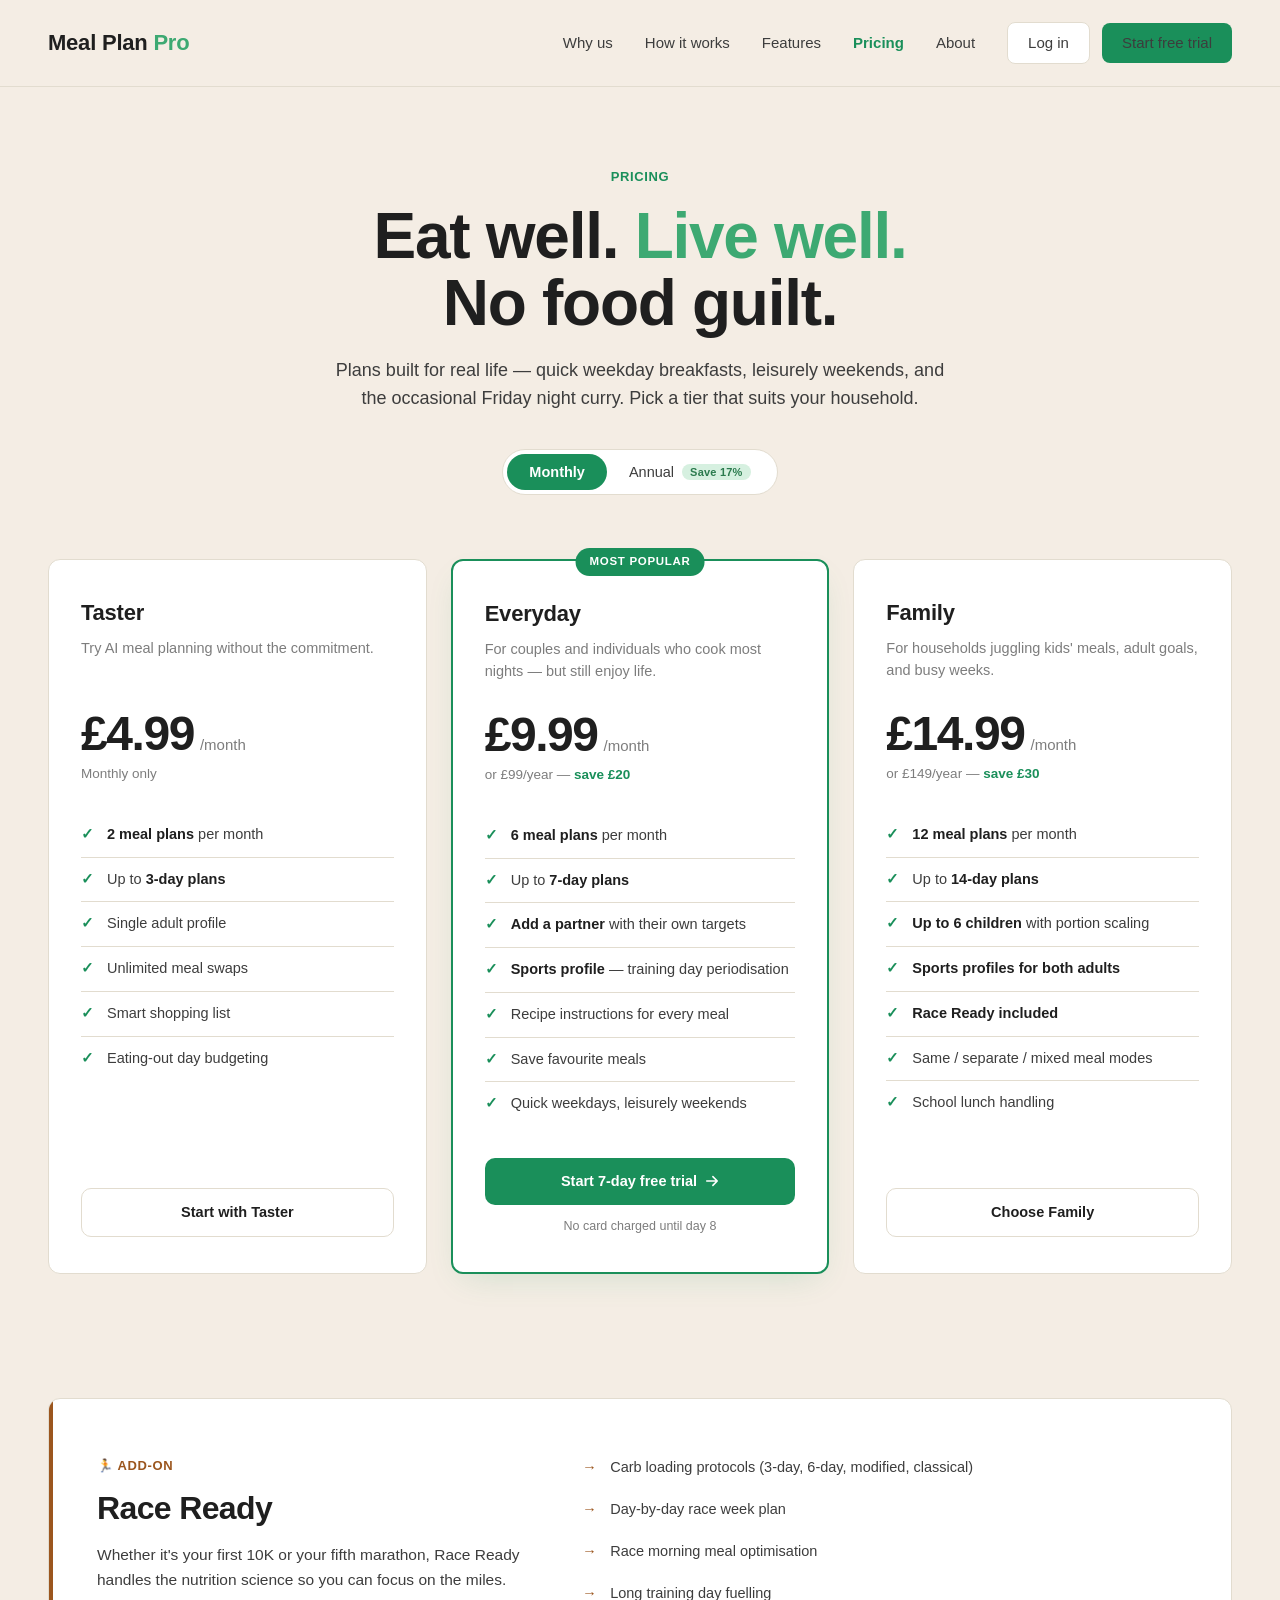
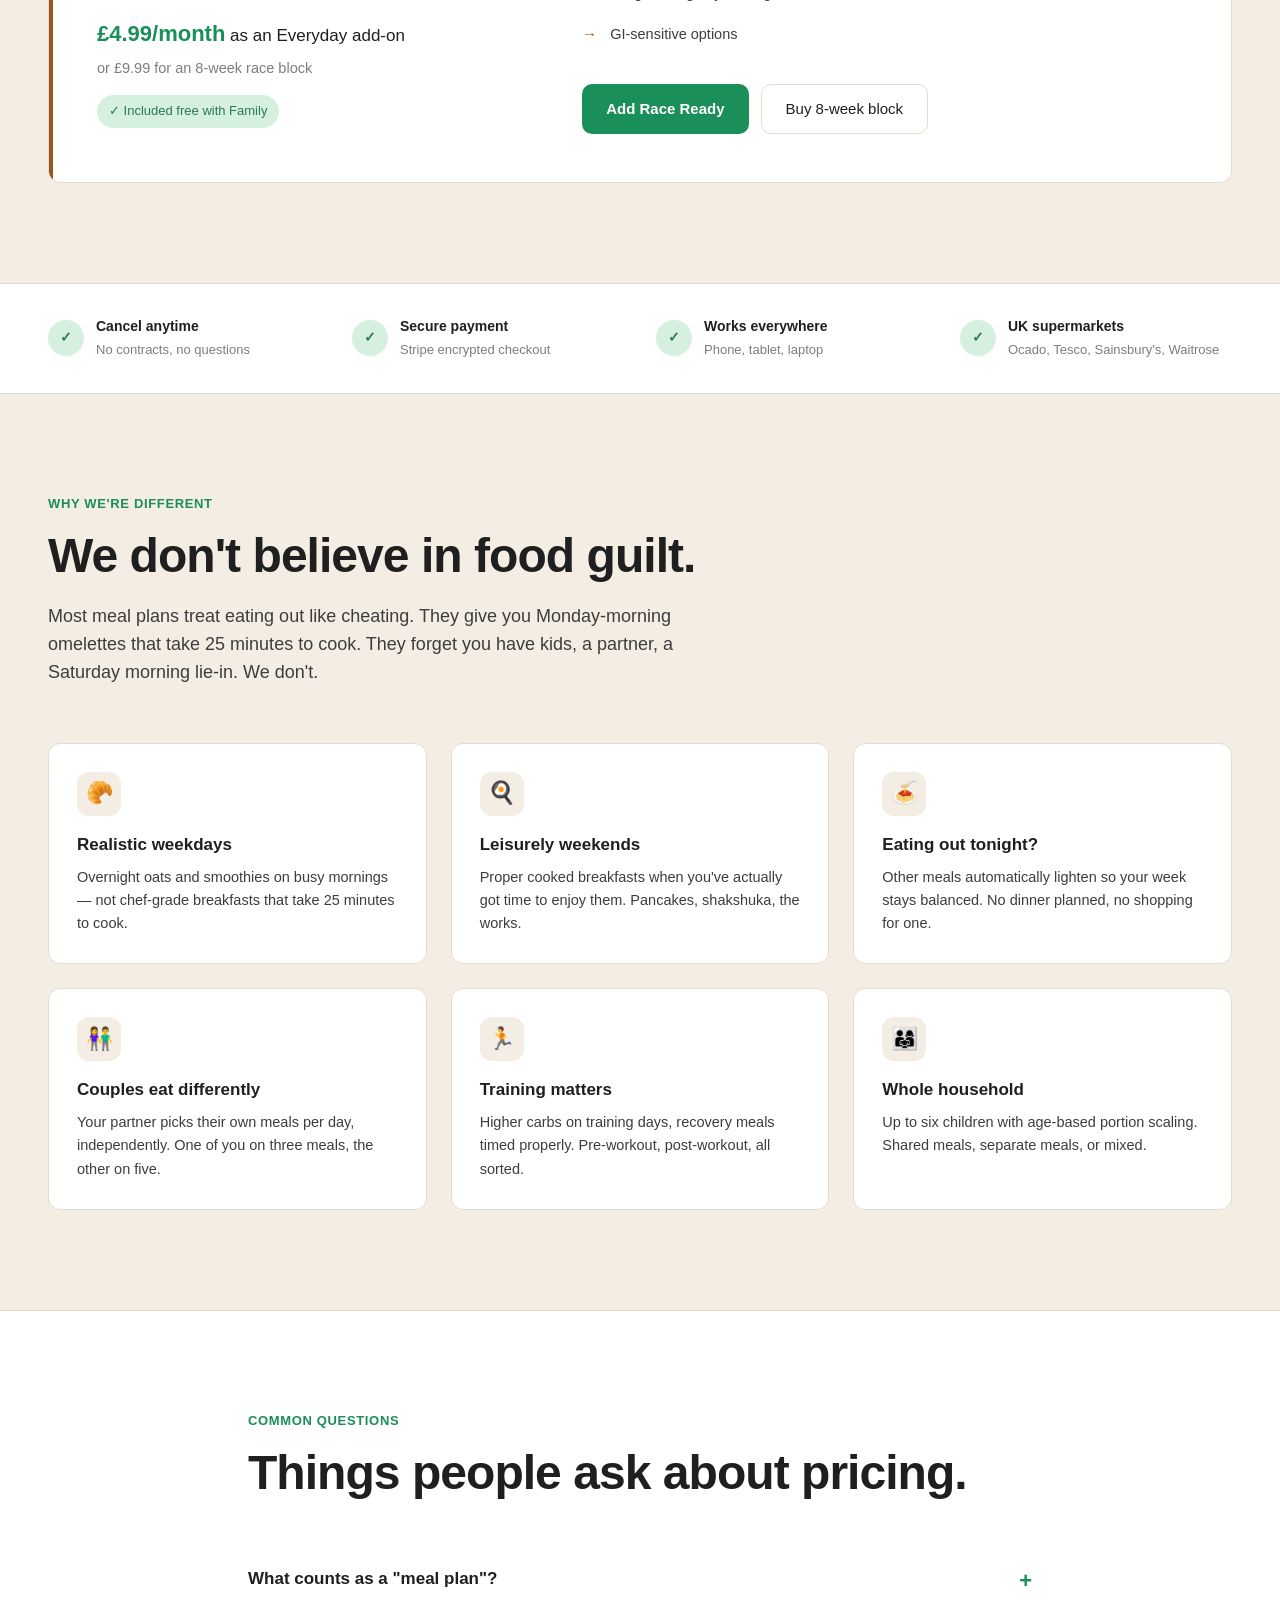
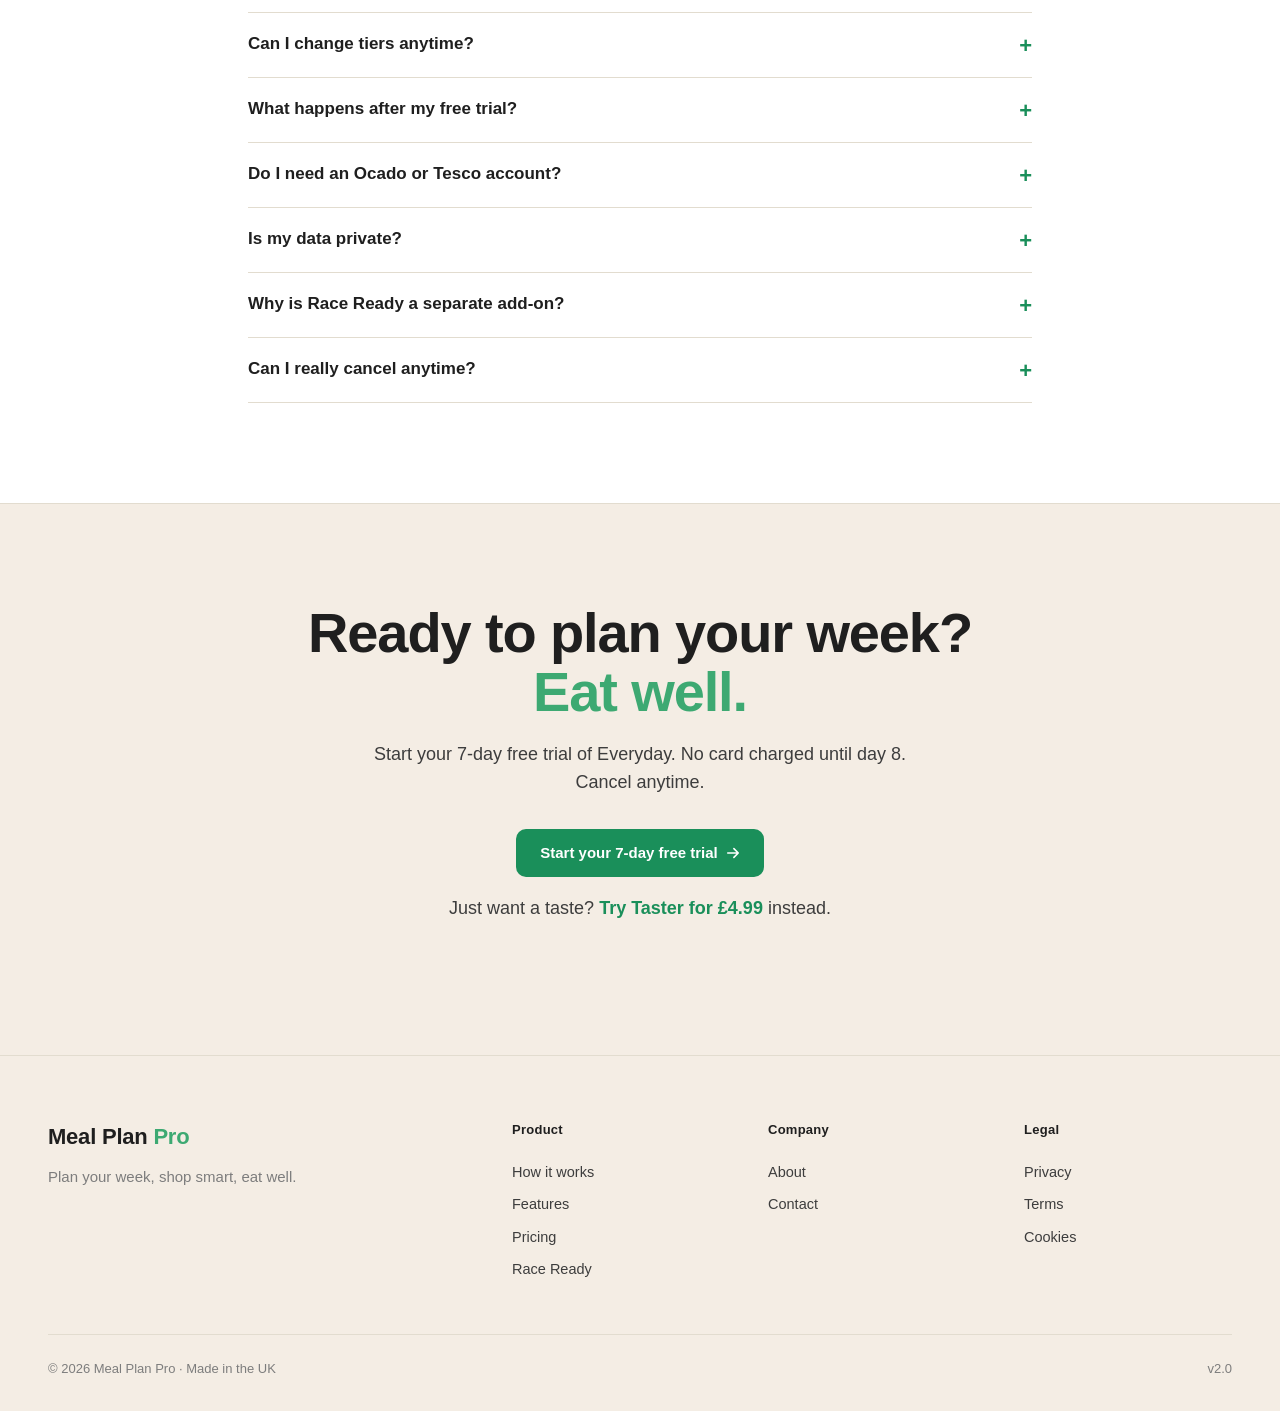
<file: pricing.html>
<!DOCTYPE html>
<html lang="en-GB">
<head>
<meta charset="UTF-8">
<meta name="viewport" content="width=device-width, initial-scale=1.0">
<title>Pricing — Meal Plan Pro</title>
<meta name="description" content="Plans from £4.99/month. Try Everyday free for 7 days. No food guilt — eat well, live well.">
<meta property="og:title" content="Pricing — Meal Plan Pro">
<meta property="og:description" content="AI meal plans built for real life. From £4.99/month with a 7-day free trial.">
<meta property="og:type" content="website">
<style>
  :root {
    --green-primary: #1a8f5a;
    --green-primary-dark: #15784a;
    --green-accent: #3da972;
    --cream: #f4ede4;
    --cream-deep: #ebe1d2;
    --white: #ffffff;
    --ink: #1f1f1f;
    --ink-soft: #3d3d3d;
    --grey: #7d7d7d;
    --grey-light: #b8b3a9;
    --rule: #e2dccf;
    --chip-protein: #fdf3d4;
    --chip-protein-text: #8a6d1a;
    --chip-carbs: #fde6cf;
    --chip-carbs-text: #9b561e;
    --chip-fat: #fdd9d9;
    --chip-fat-text: #9c3e3e;
    --chip-omega: #d6f0e0;
    --chip-omega-text: #2a7a4d;
    --chip-tag: #e6e1f5;
    --chip-tag-text: #5b4d8a;
    --chip-accent: #fde6cf;
    --chip-accent-text: #9b561e;
  }

  * { box-sizing: border-box; margin: 0; padding: 0; }
  html { scroll-behavior: smooth; }

  body {
    font-family: "Segoe UI", -apple-system, BlinkMacSystemFont, "Helvetica Neue", Arial, sans-serif;
    background: var(--cream);
    color: var(--ink);
    line-height: 1.55;
    font-size: 16px;
    overflow-x: hidden;
  }

  header {
    border-bottom: 1px solid var(--rule);
    padding: 22px 48px;
    display: flex;
    justify-content: space-between;
    align-items: center;
    position: sticky;
    top: 0;
    z-index: 50;
    backdrop-filter: blur(8px);
    background: rgba(244, 237, 228, 0.94);
  }

  .logo {
    font-size: 22px;
    font-weight: 700;
    letter-spacing: -0.01em;
    color: var(--ink);
    text-decoration: none;
  }
  .logo span { color: var(--green-accent); }

  .nav-links {
    display: flex;
    gap: 32px;
    align-items: center;
  }

  .nav-links .nav-login + .btn-primary {
    margin-left: -20px;
  }

  .nav-links a {
    color: var(--ink-soft);
    text-decoration: none;
    font-size: 15px;
    font-weight: 500;
    transition: color 0.2s;
  }

  .nav-links a:hover { color: var(--green-primary); }

  .nav-links a.active {
    color: var(--green-primary);
    font-weight: 600;
  }

  .btn-primary {
    background: var(--green-primary);
    color: var(--white);
    padding: 10px 20px;
    border-radius: 8px;
    text-decoration: none;
    font-size: 14.5px;
    font-weight: 600;
    transition: background 0.2s;
    display: inline-flex;
    align-items: center;
    gap: 8px;
    border: none;
    cursor: pointer;
    line-height: 1.3;
  }

  .btn-primary:hover { background: var(--green-primary-dark); }

  .btn-secondary {
    background: var(--white);
    color: var(--ink);
    padding: 10px 20px;
    border-radius: 8px;
    text-decoration: none;
    font-size: 14.5px;
    font-weight: 500;
    transition: border-color 0.2s, color 0.2s;
    display: inline-flex;
    align-items: center;
    gap: 8px;
    border: 1px solid var(--rule);
    line-height: 1.3;
  }

  .btn-secondary:hover {
    border-color: var(--green-primary);
    color: var(--green-primary);
  }

  .btn-primary.lg { padding: 14px 24px; font-size: 15px; border-radius: 10px; }
  .btn-secondary.lg { padding: 14px 24px; font-size: 15px; border-radius: 10px; }

  /* PRICING HERO */
  .pricing-hero {
    padding: 80px 48px 56px;
    max-width: 1280px;
    margin: 0 auto;
    text-align: center;
  }

  .section-eyebrow {
    font-size: 13px;
    font-weight: 600;
    color: var(--green-primary);
    letter-spacing: 0.05em;
    margin-bottom: 16px;
    text-transform: uppercase;
  }

  .pricing-hero h1 {
    font-size: clamp(40px, 5.5vw, 64px);
    font-weight: 700;
    line-height: 1.05;
    letter-spacing: -0.02em;
    margin-bottom: 20px;
    color: var(--ink);
  }

  .pricing-hero h1 .accent { color: var(--green-accent); }

  .pricing-hero-lede {
    font-size: 18px;
    line-height: 1.55;
    color: var(--ink-soft);
    margin: 0 auto 36px;
    max-width: 620px;
  }

  /* BILLING TOGGLE */
  .billing-toggle {
    display: inline-flex;
    background: var(--white);
    border: 1px solid var(--rule);
    border-radius: 999px;
    padding: 4px;
    margin-bottom: 8px;
  }

  .billing-option {
    background: transparent;
    border: none;
    padding: 10px 22px;
    font-size: 14.5px;
    font-weight: 500;
    color: var(--ink-soft);
    cursor: pointer;
    border-radius: 999px;
    transition: all 0.2s;
    font-family: inherit;
    display: inline-flex;
    align-items: center;
    gap: 8px;
  }

  .billing-option.active {
    background: var(--green-primary);
    color: var(--white);
    font-weight: 600;
  }

  .billing-option .save-badge {
    background: var(--chip-omega);
    color: var(--chip-omega-text);
    font-size: 11px;
    font-weight: 700;
    padding: 2px 8px;
    border-radius: 999px;
    letter-spacing: 0.02em;
  }

  .billing-option.active .save-badge {
    background: rgba(255, 255, 255, 0.25);
    color: var(--white);
  }

  /* TIERS */
  .tiers {
    padding: 0 48px 100px;
    max-width: 1280px;
    margin: 0 auto;
  }

  .tiers-grid {
    display: grid;
    grid-template-columns: repeat(3, 1fr);
    gap: 24px;
    margin-bottom: 24px;
  }

  .tier {
    background: var(--white);
    border: 1px solid var(--rule);
    border-radius: 12px;
    padding: 36px 32px;
    display: flex;
    flex-direction: column;
    position: relative;
    transition: transform 0.3s, box-shadow 0.3s;
  }

  .tier:hover {
    transform: translateY(-2px);
    box-shadow: 0 8px 24px -10px rgba(31, 31, 31, 0.1);
  }

  .tier.featured {
    border-color: var(--green-primary);
    border-width: 2px;
    box-shadow: 0 12px 32px -12px rgba(26, 143, 90, 0.18);
  }

  .tier-badge {
    position: absolute;
    top: -13px;
    left: 50%;
    transform: translateX(-50%);
    background: var(--green-primary);
    color: var(--white);
    font-size: 11.5px;
    font-weight: 700;
    letter-spacing: 0.06em;
    text-transform: uppercase;
    padding: 5px 14px;
    border-radius: 999px;
  }

  .tier-name {
    font-size: 22px;
    font-weight: 700;
    letter-spacing: -0.01em;
    margin-bottom: 8px;
    color: var(--ink);
  }

  .tier-tagline {
    font-size: 14.5px;
    color: var(--grey);
    margin-bottom: 28px;
    line-height: 1.5;
    min-height: 44px;
  }

  .tier-price {
    display: flex;
    align-items: baseline;
    gap: 6px;
    margin-bottom: 6px;
  }

  .tier-price-amount {
    font-size: 48px;
    font-weight: 700;
    letter-spacing: -0.03em;
    line-height: 1;
    color: var(--ink);
  }

  .tier-price-period {
    font-size: 15px;
    color: var(--grey);
  }

  .tier-price-note {
    font-size: 13.5px;
    color: var(--grey);
    margin-bottom: 28px;
    min-height: 20px;
  }

  .tier-price-note .accent { color: var(--green-primary); font-weight: 600; }

  .tier-features {
    list-style: none;
    padding: 0;
    margin: 0 0 32px;
    flex-grow: 1;
  }

  .tier-features li {
    position: relative;
    padding: 11px 0 11px 26px;
    font-size: 14.5px;
    line-height: 1.5;
    color: var(--ink-soft);
    border-bottom: 1px solid var(--rule);
  }

  .tier-features li:last-child {
    border-bottom: none;
  }

  .tier-features li::before {
    content: "✓";
    position: absolute;
    left: 0;
    top: 11px;
    color: var(--green-primary);
    font-weight: 700;
  }

  .tier-features li strong {
    font-weight: 600;
    color: var(--ink);
  }

  .tier-cta {
    display: inline-flex;
    align-items: center;
    justify-content: center;
    gap: 8px;
    text-align: center;
    padding: 14px 22px;
    border-radius: 10px;
    font-size: 14.5px;
    font-weight: 600;
    text-decoration: none;
    transition: all 0.2s;
    cursor: pointer;
    line-height: 1.3;
  }

  .tier-cta.primary {
    background: var(--green-primary);
    color: var(--white);
    border: none;
  }

  .tier-cta.primary:hover {
    background: var(--green-primary-dark);
  }

  .tier-cta.outline {
    background: var(--white);
    color: var(--ink);
    border: 1px solid var(--rule);
  }

  .tier-cta.outline:hover {
    border-color: var(--green-primary);
    color: var(--green-primary);
  }

  .tier-cta-sub {
    display: block;
    margin-top: 12px;
    font-size: 12.5px;
    color: var(--grey);
    text-align: center;
  }

  /* RACE READY ADD-ON */
  .addon {
    padding: 0 48px 100px;
    max-width: 1280px;
    margin: 0 auto;
  }

  .addon-card {
    background: var(--white);
    border: 1px solid var(--rule);
    border-radius: 12px;
    padding: 48px;
    display: grid;
    grid-template-columns: 1fr 1.4fr;
    gap: 56px;
    align-items: center;
    position: relative;
    overflow: hidden;
  }

  .addon-card::before {
    content: "";
    position: absolute;
    top: 0;
    left: 0;
    width: 4px;
    height: 100%;
    background: var(--chip-accent-text);
  }

  .addon-eyebrow {
    font-size: 13px;
    font-weight: 600;
    color: var(--chip-accent-text);
    letter-spacing: 0.05em;
    margin-bottom: 14px;
    text-transform: uppercase;
    display: inline-flex;
    align-items: center;
    gap: 8px;
  }

  .addon h2 {
    font-size: 32px;
    font-weight: 700;
    letter-spacing: -0.02em;
    line-height: 1.15;
    margin-bottom: 16px;
    color: var(--ink);
  }

  .addon-intro p {
    color: var(--ink-soft);
    margin-bottom: 24px;
    font-size: 15.5px;
    line-height: 1.6;
  }

  .addon-pricing {
    display: flex;
    flex-direction: column;
    gap: 6px;
    margin-bottom: 16px;
  }

  .addon-price-main {
    font-size: 17px;
    color: var(--ink);
  }

  .addon-price-main strong {
    font-size: 22px;
    color: var(--green-primary);
    font-weight: 700;
  }

  .addon-price-alt {
    font-size: 14.5px;
    color: var(--grey);
  }

  .addon-included {
    display: inline-flex;
    align-items: center;
    gap: 8px;
    font-size: 13px;
    color: var(--chip-omega-text);
    background: var(--chip-omega);
    padding: 6px 12px;
    border-radius: 999px;
    font-weight: 500;
    align-self: flex-start;
  }

  .addon-features {
    list-style: none;
    padding: 0;
    margin: 0 0 28px;
  }

  .addon-features li {
    padding: 10px 0 10px 28px;
    position: relative;
    font-size: 14.5px;
    color: var(--ink-soft);
    line-height: 1.5;
  }

  .addon-features li::before {
    content: "→";
    position: absolute;
    left: 0;
    top: 10px;
    color: var(--chip-accent-text);
    font-weight: 700;
  }

  .addon-ctas {
    display: flex;
    gap: 12px;
    flex-wrap: wrap;
  }

  /* TRUST STRIP */
  .trust-strip {
    background: var(--white);
    border-top: 1px solid var(--rule);
    border-bottom: 1px solid var(--rule);
    padding: 32px 48px;
  }

  .trust-strip-inner {
    max-width: 1280px;
    margin: 0 auto;
    display: grid;
    grid-template-columns: repeat(4, 1fr);
    gap: 32px;
  }

  .trust-item {
    display: flex;
    align-items: center;
    gap: 12px;
    font-size: 14px;
    color: var(--ink-soft);
  }

  .trust-icon {
    width: 36px;
    height: 36px;
    border-radius: 50%;
    background: var(--chip-omega);
    color: var(--chip-omega-text);
    display: flex;
    align-items: center;
    justify-content: center;
    font-weight: 700;
    flex-shrink: 0;
  }

  .trust-item strong {
    display: block;
    color: var(--ink);
    font-weight: 600;
    margin-bottom: 2px;
  }

  .trust-item span {
    font-size: 13px;
    color: var(--grey);
  }

  /* WHY SECTION */
  .why {
    padding: 100px 48px;
    max-width: 1280px;
    margin: 0 auto;
  }

  .why h2 {
    font-size: clamp(32px, 4vw, 48px);
    font-weight: 700;
    line-height: 1.1;
    letter-spacing: -0.02em;
    margin-bottom: 20px;
    max-width: 720px;
    color: var(--ink);
  }

  .section-lede {
    font-size: 18px;
    line-height: 1.55;
    color: var(--ink-soft);
    margin-bottom: 56px;
    max-width: 640px;
  }

  .why-grid {
    display: grid;
    grid-template-columns: repeat(3, 1fr);
    gap: 24px;
  }

  .why-card {
    background: var(--white);
    border: 1px solid var(--rule);
    border-radius: 12px;
    padding: 28px;
    transition: transform 0.3s, box-shadow 0.3s;
  }

  .why-card:hover {
    transform: translateY(-2px);
    box-shadow: 0 8px 24px -10px rgba(31, 31, 31, 0.1);
  }

  .why-icon {
    width: 44px;
    height: 44px;
    border-radius: 12px;
    background: var(--cream);
    display: flex;
    align-items: center;
    justify-content: center;
    font-size: 22px;
    margin-bottom: 18px;
  }

  .why-card h3 {
    font-size: 17px;
    font-weight: 600;
    line-height: 1.3;
    margin-bottom: 10px;
    color: var(--ink);
  }

  .why-card p {
    font-size: 14.5px;
    line-height: 1.6;
    color: var(--ink-soft);
  }

  /* FAQ — matches index.html style */
  .faq {
    padding: 100px 48px;
    max-width: 880px;
    margin: 0 auto;
    background: var(--white);
    border-top: 1px solid var(--rule);
    border-bottom: 1px solid var(--rule);
  }

  .faq-wrapper {
    background: var(--white);
    border-top: 1px solid var(--rule);
    border-bottom: 1px solid var(--rule);
  }

  .faq-inner {
    padding: 100px 48px;
    max-width: 880px;
    margin: 0 auto;
  }

  .faq-inner h2 {
    font-size: clamp(32px, 4vw, 48px);
    font-weight: 700;
    line-height: 1.1;
    letter-spacing: -0.02em;
    margin-bottom: 20px;
    color: var(--ink);
  }

  .faq-list {
    margin-top: 48px;
  }

  .faq-item {
    border-bottom: 1px solid var(--rule);
    padding: 20px 0;
    cursor: pointer;
  }

  .faq-q {
    display: flex;
    justify-content: space-between;
    align-items: flex-start;
    gap: 24px;
    font-size: 17px;
    font-weight: 600;
    line-height: 1.3;
    color: var(--ink);
  }

  .faq-q-toggle {
    color: var(--green-primary);
    font-size: 22px;
    flex-shrink: 0;
    transition: transform 0.2s;
    line-height: 1;
    margin-top: 2px;
  }

  .faq-item.open .faq-q-toggle { transform: rotate(45deg); }

  .faq-a {
    max-height: 0;
    overflow: hidden;
    transition: max-height 0.3s ease, padding 0.3s ease;
    font-size: 15px;
    line-height: 1.65;
    color: var(--ink-soft);
  }

  .faq-item.open .faq-a {
    max-height: 400px;
    padding-top: 14px;
  }

  /* CTA — matches index.html style */
  .cta {
    padding: 100px 48px;
    text-align: center;
  }

  .cta-inner {
    max-width: 720px;
    margin: 0 auto;
  }

  .cta h2 {
    font-size: clamp(36px, 4.5vw, 56px);
    font-weight: 700;
    line-height: 1.05;
    letter-spacing: -0.02em;
    margin-bottom: 20px;
    color: var(--ink);
  }

  .cta h2 .accent { color: var(--green-accent); }

  .cta p {
    font-size: 18px;
    line-height: 1.55;
    color: var(--ink-soft);
    margin-bottom: 32px;
    max-width: 540px;
    margin-left: auto;
    margin-right: auto;
  }

  .cta-alt {
    margin-top: 18px;
    font-size: 14.5px;
    color: var(--grey);
  }

  .cta-alt a {
    color: var(--green-primary);
    text-decoration: none;
    font-weight: 600;
  }

  .cta-alt a:hover { text-decoration: underline; }

  /* FOOTER */
  footer {
    padding: 64px 48px 32px;
    background: var(--cream);
    border-top: 1px solid var(--rule);
  }

  .footer-inner {
    max-width: 1280px;
    margin: 0 auto;
    display: grid;
    grid-template-columns: 2fr 1fr 1fr 1fr;
    gap: 48px;
    margin-bottom: 48px;
  }

  .footer-brand {
    font-size: 22px;
    font-weight: 700;
    letter-spacing: -0.01em;
    margin-bottom: 12px;
  }
  .footer-brand span { color: var(--green-accent); }

  .footer-tagline {
    font-size: 15px;
    color: var(--grey);
    max-width: 280px;
    line-height: 1.5;
  }

  .footer-col h5 {
    font-size: 13px;
    font-weight: 600;
    color: var(--ink);
    margin-bottom: 16px;
    letter-spacing: 0.02em;
  }

  .footer-col a {
    display: block;
    color: var(--ink-soft);
    text-decoration: none;
    font-size: 14.5px;
    padding: 5px 0;
    transition: color 0.2s;
  }

  .footer-col a:hover { color: var(--green-primary); }

  .footer-bottom {
    max-width: 1280px;
    margin: 0 auto;
    padding-top: 24px;
    border-top: 1px solid var(--rule);
    display: flex;
    justify-content: space-between;
    flex-wrap: wrap;
    gap: 12px;
    font-size: 13px;
    color: var(--grey);
  }

  /* RESPONSIVE */
  @media (max-width: 900px) {
    header { padding: 16px 24px; }
    .nav-links { gap: 12px; }
    .nav-links a:not(.btn-primary) { display: none; }

    .pricing-hero { padding: 56px 24px 40px; }
    .tiers { padding: 0 24px 64px; }
    .tiers-grid { grid-template-columns: 1fr; gap: 16px; }
    .tier.featured { order: -1; }

    .addon { padding: 0 24px 64px; }
    .addon-card {
      grid-template-columns: 1fr;
      gap: 32px;
      padding: 32px 24px;
    }
    .addon h2 { font-size: 26px; }

    .trust-strip { padding: 24px; }
    .trust-strip-inner { grid-template-columns: repeat(2, 1fr); gap: 20px; }

    .why { padding: 64px 24px; }
    .why-grid { grid-template-columns: 1fr; gap: 16px; }

    .faq-inner { padding: 64px 24px; }
    .cta { padding: 64px 24px; }

    .footer-inner { grid-template-columns: 1fr 1fr; gap: 32px; }
    footer { padding: 48px 24px 32px; }
  }

  @media (max-width: 500px) {
    .footer-inner { grid-template-columns: 1fr; }
    .trust-strip-inner { grid-template-columns: 1fr; }
    .billing-toggle { width: 100%; }
    .billing-option { flex: 1; justify-content: center; padding: 10px 12px; font-size: 13.5px; }
  }
</style>
</head>
<body>

<header>
  <a href="index.html" class="logo">Meal Plan <span>Pro</span></a>
  <nav class="nav-links">
    <a href="index.html#problem">Why us</a>
    <a href="how-it-works.html">How it works</a>
    <a href="index.html#features">Features</a>
    <a href="pricing.html" class="active">Pricing</a>
    <a href="about.html">About</a>
    <a href="https://app.meal-plan-pro.com" class="btn-secondary nav-login">Log in</a>
    <a href="https://app.meal-plan-pro.com/register.html?plan=everyday" class="btn-primary">Start free trial</a>
  </nav>
</header>

<section class="pricing-hero">
  <div class="section-eyebrow">Pricing</div>
  <h1>Eat well. <span class="accent">Live well.</span><br>No food guilt.</h1>
  <p class="pricing-hero-lede">
    Plans built for real life — quick weekday breakfasts, leisurely weekends, and the occasional Friday night curry. Pick a tier that suits your household.
  </p>

  <div class="billing-toggle" role="group" aria-label="Billing period">
    <button class="billing-option active" data-billing="monthly" type="button">Monthly</button>
    <button class="billing-option" data-billing="annual" type="button">
      Annual
      <span class="save-badge">Save 17%</span>
    </button>
  </div>
</section>

<section class="tiers">
  <div class="tiers-grid">

    <!-- TASTER -->
    <article class="tier" id="taster">
      <h2 class="tier-name">Taster</h2>
      <p class="tier-tagline">Try AI meal planning without the commitment.</p>

      <div class="tier-price">
        <span class="tier-price-amount" data-price-monthly="£4.99" data-price-annual="£4.99">£4.99</span>
        <span class="tier-price-period" data-period-monthly="/month" data-period-annual="/month">/month</span>
      </div>
      <p class="tier-price-note" data-note-monthly="Monthly only" data-note-annual="Monthly only">Monthly only</p>

      <ul class="tier-features">
        <li><strong>2 meal plans</strong> per month</li>
        <li>Up to <strong>3-day plans</strong></li>
        <li>Single adult profile</li>
        <li>Unlimited meal swaps</li>
        <li>Smart shopping list</li>
        <li>Eating-out day budgeting</li>
      </ul>

      <a href="https://app.meal-plan-pro.com/register.html?plan=taster" class="tier-cta outline" data-cta="tier-taster">
        Start with Taster
      </a>
    </article>

    <!-- EVERYDAY (FEATURED) -->
    <article class="tier featured" id="everyday">
      <span class="tier-badge">Most Popular</span>
      <h2 class="tier-name">Everyday</h2>
      <p class="tier-tagline">For couples and individuals who cook most nights — but still enjoy life.</p>

      <div class="tier-price">
        <span class="tier-price-amount" data-price-monthly="£9.99" data-price-annual="£8.25">£9.99</span>
        <span class="tier-price-period" data-period-monthly="/month" data-period-annual="/month">/month</span>
      </div>
      <p class="tier-price-note" data-note-monthly="or £99/year — save £20" data-note-annual="Billed £99/year — save £20">
        or £99/year — <span class="accent">save £20</span>
      </p>

      <ul class="tier-features">
        <li><strong>6 meal plans</strong> per month</li>
        <li>Up to <strong>7-day plans</strong></li>
        <li><strong>Add a partner</strong> with their own targets</li>
        <li><strong>Sports profile</strong> — training day periodisation</li>
        <li>Recipe instructions for every meal</li>
        <li>Save favourite meals</li>
        <li>Quick weekdays, leisurely weekends</li>
      </ul>

      <a href="https://app.meal-plan-pro.com/register.html?plan=everyday-trial" class="tier-cta primary" data-cta="tier-everyday">
        Start 7-day free trial
        <svg width="14" height="14" viewBox="0 0 16 16" fill="none">
          <path d="M2 8h12M9 3l5 5-5 5" stroke="currentColor" stroke-width="1.8" stroke-linecap="round" stroke-linejoin="round"/>
        </svg>
      </a>
      <span class="tier-cta-sub">No card charged until day 8</span>
    </article>

    <!-- FAMILY -->
    <article class="tier" id="family">
      <h2 class="tier-name">Family</h2>
      <p class="tier-tagline">For households juggling kids' meals, adult goals, and busy weeks.</p>

      <div class="tier-price">
        <span class="tier-price-amount" data-price-monthly="£14.99" data-price-annual="£12.42">£14.99</span>
        <span class="tier-price-period" data-period-monthly="/month" data-period-annual="/month">/month</span>
      </div>
      <p class="tier-price-note" data-note-monthly="or £149/year — save £30" data-note-annual="Billed £149/year — save £30">
        or £149/year — <span class="accent">save £30</span>
      </p>

      <ul class="tier-features">
        <li><strong>12 meal plans</strong> per month</li>
        <li>Up to <strong>14-day plans</strong></li>
        <li><strong>Up to 6 children</strong> with portion scaling</li>
        <li><strong>Sports profiles for both adults</strong></li>
        <li><strong>Race Ready included</strong></li>
        <li>Same / separate / mixed meal modes</li>
        <li>School lunch handling</li>
      </ul>

      <a href="https://app.meal-plan-pro.com/register.html?plan=family" class="tier-cta outline" data-cta="tier-family">
        Choose Family
      </a>
    </article>

  </div>
</section>

<section class="addon" id="race-ready">
  <div class="addon-card">
    <div class="addon-intro">
      <div class="addon-eyebrow">🏃 Add-on</div>
      <h2>Race Ready</h2>
      <p>
        Whether it's your first 10K or your fifth marathon, Race Ready handles the nutrition science so you can focus on the miles.
      </p>
      <div class="addon-pricing">
        <div class="addon-price-main"><strong>£4.99/month</strong> as an Everyday add-on</div>
        <div class="addon-price-alt">or £9.99 for an 8-week race block</div>
      </div>
      <span class="addon-included">✓ Included free with Family</span>
    </div>

    <div class="addon-details">
      <ul class="addon-features">
        <li>Carb loading protocols (3-day, 6-day, modified, classical)</li>
        <li>Day-by-day race week plan</li>
        <li>Race morning meal optimisation</li>
        <li>Long training day fuelling</li>
        <li>GI-sensitive options</li>
      </ul>
      <div class="addon-ctas">
        <a href="https://app.meal-plan-pro.com/register.html?addon=race-ready-monthly" class="btn-primary lg" data-cta="raceready-monthly">
          Add Race Ready
        </a>
        <a href="https://app.meal-plan-pro.com/register.html?addon=race-ready-block" class="btn-secondary lg" data-cta="raceready-block">
          Buy 8-week block
        </a>
      </div>
    </div>
  </div>
</section>

<section class="trust-strip">
  <div class="trust-strip-inner">
    <div class="trust-item">
      <div class="trust-icon">✓</div>
      <div>
        <strong>Cancel anytime</strong>
        <span>No contracts, no questions</span>
      </div>
    </div>
    <div class="trust-item">
      <div class="trust-icon">✓</div>
      <div>
        <strong>Secure payment</strong>
        <span>Stripe encrypted checkout</span>
      </div>
    </div>
    <div class="trust-item">
      <div class="trust-icon">✓</div>
      <div>
        <strong>Works everywhere</strong>
        <span>Phone, tablet, laptop</span>
      </div>
    </div>
    <div class="trust-item">
      <div class="trust-icon">✓</div>
      <div>
        <strong>UK supermarkets</strong>
        <span>Ocado, Tesco, Sainsbury's, Waitrose</span>
      </div>
    </div>
  </div>
</section>

<section class="why">
  <div class="section-eyebrow">Why we're different</div>
  <h2>We don't believe in food guilt.</h2>
  <p class="section-lede">
    Most meal plans treat eating out like cheating. They give you Monday-morning omelettes that take 25 minutes to cook. They forget you have kids, a partner, a Saturday morning lie-in. We don't.
  </p>

  <div class="why-grid">
    <div class="why-card">
      <div class="why-icon">🥐</div>
      <h3>Realistic weekdays</h3>
      <p>Overnight oats and smoothies on busy mornings — not chef-grade breakfasts that take 25 minutes to cook.</p>
    </div>
    <div class="why-card">
      <div class="why-icon">🍳</div>
      <h3>Leisurely weekends</h3>
      <p>Proper cooked breakfasts when you've actually got time to enjoy them. Pancakes, shakshuka, the works.</p>
    </div>
    <div class="why-card">
      <div class="why-icon">🍝</div>
      <h3>Eating out tonight?</h3>
      <p>Other meals automatically lighten so your week stays balanced. No dinner planned, no shopping for one.</p>
    </div>
    <div class="why-card">
      <div class="why-icon">👫</div>
      <h3>Couples eat differently</h3>
      <p>Your partner picks their own meals per day, independently. One of you on three meals, the other on five.</p>
    </div>
    <div class="why-card">
      <div class="why-icon">🏃</div>
      <h3>Training matters</h3>
      <p>Higher carbs on training days, recovery meals timed properly. Pre-workout, post-workout, all sorted.</p>
    </div>
    <div class="why-card">
      <div class="why-icon">👨‍👩‍👧</div>
      <h3>Whole household</h3>
      <p>Up to six children with age-based portion scaling. Shared meals, separate meals, or mixed.</p>
    </div>
  </div>
</section>

<div class="faq-wrapper">
  <div class="faq-inner">
    <div class="section-eyebrow">Common questions</div>
    <h2>Things people ask about pricing.</h2>

    <div class="faq-list">
      <div class="faq-item">
        <div class="faq-q">
          <span>What counts as a "meal plan"?</span>
          <span class="faq-q-toggle">+</span>
        </div>
        <div class="faq-a">A meal plan is one full plan generation for your chosen number of days (3, 5, 7, or 14 days). Swapping individual meals doesn't count toward your monthly limit — swap as much as you want until you're happy with what's on the menu.</div>
      </div>
      <div class="faq-item">
        <div class="faq-q">
          <span>Can I change tiers anytime?</span>
          <span class="faq-q-toggle">+</span>
        </div>
        <div class="faq-a">Yes. Upgrade instantly when you need more. Downgrade at the end of your billing cycle. No fees either way, no retention calls, no hoops to jump through.</div>
      </div>
      <div class="faq-item">
        <div class="faq-q">
          <span>What happens after my free trial?</span>
          <span class="faq-q-toggle">+</span>
        </div>
        <div class="faq-a">On day 8, you'll be charged £9.99 and continue on Everyday. Cancel anytime before day 7 and you won't be charged a penny. We'll send you a reminder on day 5 so you've got time to decide.</div>
      </div>
      <div class="faq-item">
        <div class="faq-q">
          <span>Do I need an Ocado or Tesco account?</span>
          <span class="faq-q-toggle">+</span>
        </div>
        <div class="faq-a">No. We generate smart search links to Ocado, Tesco, Sainsbury's and Waitrose — use whichever you prefer. Works without any supermarket login required.</div>
      </div>
      <div class="faq-item">
        <div class="faq-q">
          <span>Is my data private?</span>
          <span class="faq-q-toggle">+</span>
        </div>
        <div class="faq-a">Your data is stored securely in EU-region servers (Supabase, EU West) and never shared. We don't sell data, we don't run third-party ad trackers. Cancel and your data is deleted within 30 days.</div>
      </div>
      <div class="faq-item">
        <div class="faq-q">
          <span>Why is Race Ready a separate add-on?</span>
          <span class="faq-q-toggle">+</span>
        </div>
        <div class="faq-a">Carb loading and race-week planning are specialist features most users only need a few months a year — when they're training for an event. Pricing it as an add-on (or one-off 8-week block) means non-runners don't pay for features they don't use, and runners can drop it after race day.</div>
      </div>
      <div class="faq-item">
        <div class="faq-q">
          <span>Can I really cancel anytime?</span>
          <span class="faq-q-toggle">+</span>
        </div>
        <div class="faq-a">Yes — one click in your account settings. No retention calls, no "but wait" pop-ups, no hoops. Your subscription ends at the close of your current billing period.</div>
      </div>
    </div>
  </div>
</div>

<section class="cta">
  <div class="cta-inner">
    <h2>Ready to plan your week? <span class="accent">Eat well.</span></h2>
    <p>Start your 7-day free trial of Everyday. No card charged until day 8. Cancel anytime.</p>
    <a href="https://app.meal-plan-pro.com/register.html?plan=everyday-trial" class="btn-primary lg" data-cta="final-trial">
      Start your 7-day free trial
      <svg width="14" height="14" viewBox="0 0 16 16" fill="none">
        <path d="M2 8h12M9 3l5 5-5 5" stroke="currentColor" stroke-width="1.8" stroke-linecap="round" stroke-linejoin="round"/>
      </svg>
    </a>
    <p class="cta-alt">
      Just want a taste? <a href="https://app.meal-plan-pro.com/register.html?plan=taster">Try Taster for £4.99</a> instead.
    </p>
  </div>
</section>

<footer>
  <div class="footer-inner">
    <div>
      <div class="footer-brand">Meal Plan <span>Pro</span></div>
      <div class="footer-tagline">Plan your week, shop smart, eat well.</div>
    </div>
    <div class="footer-col">
      <h5>Product</h5>
      <a href="how-it-works.html">How it works</a>
      <a href="index.html#features">Features</a>
      <a href="pricing.html">Pricing</a>
      <a href="pricing.html#race-ready">Race Ready</a>
    </div>
    <div class="footer-col">
      <h5>Company</h5>
      <a href="about.html">About</a>
      <a href="mailto:help@meal-plan-pro.com">Contact</a>
    </div>
    <div class="footer-col">
      <h5>Legal</h5>
      <a href="#">Privacy</a>
      <a href="#">Terms</a>
      <a href="#">Cookies</a>
    </div>
  </div>
  <div class="footer-bottom">
    <div>© 2026 Meal Plan Pro · Made in the UK</div>
    <div>v2.0</div>
  </div>
</footer>

<script>
  // FAQ accordion (matches index.html behaviour)
  document.querySelectorAll('.faq-item').forEach(item => {
    item.addEventListener('click', () => {
      const wasOpen = item.classList.contains('open');
      document.querySelectorAll('.faq-item').forEach(i => i.classList.remove('open'));
      if (!wasOpen) item.classList.add('open');
    });
  });

  // Billing toggle — swaps prices between monthly and annual
  const billingButtons = document.querySelectorAll('.billing-option');
  billingButtons.forEach(btn => {
    btn.addEventListener('click', () => {
      const billing = btn.dataset.billing;

      // Update active state
      billingButtons.forEach(b => b.classList.toggle('active', b === btn));

      // Swap displayed prices, periods and notes for each tier
      document.querySelectorAll('.tier-price-amount').forEach(el => {
        el.textContent = el.dataset[`price${billing.charAt(0).toUpperCase() + billing.slice(1)}`];
      });
      document.querySelectorAll('.tier-price-period').forEach(el => {
        el.textContent = el.dataset[`period${billing.charAt(0).toUpperCase() + billing.slice(1)}`];
      });
      document.querySelectorAll('.tier-price-note').forEach(el => {
        const noteText = el.dataset[`note${billing.charAt(0).toUpperCase() + billing.slice(1)}`];
        // Preserve "save" accent styling for Everyday and Family
        if (noteText.includes('save')) {
          el.innerHTML = noteText.replace(/save (£\d+)/, 'save <span class="accent">$1</span>');
        } else {
          el.textContent = noteText;
        }
      });
    });
  });
</script>

</body>
</html>
</file>
